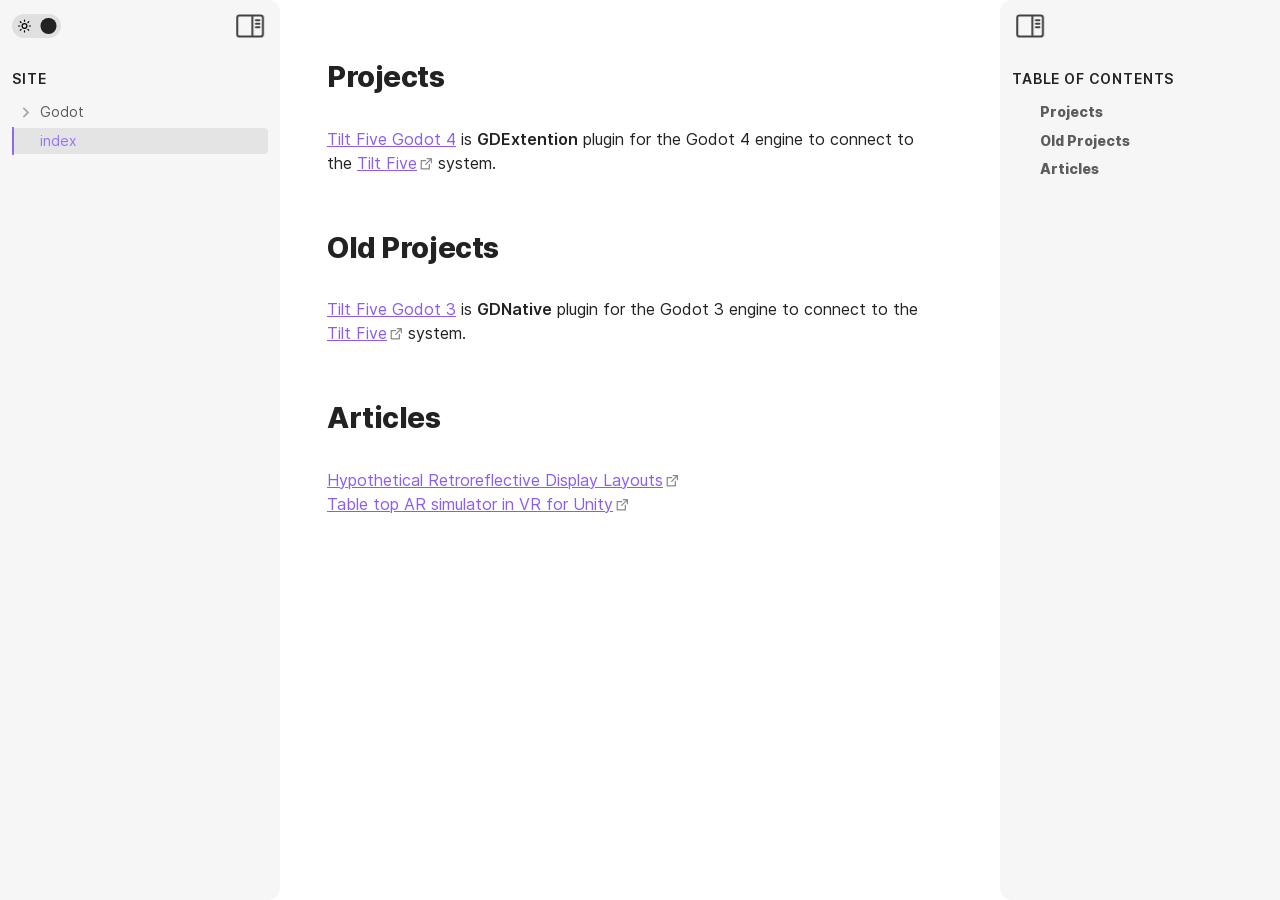
<file: index.html>
<!DOCTYPE html> <html><head>
		<title>index</title>
		<base href="./">
		<meta id="root-path" root-path="./">
		<meta name="viewport" content="width=device-width, initial-scale=1.0, user-scalable=yes, minimum-scale=1.0, maximum-scale=5.0">
		<meta charset="UTF-8">
		<meta name="description" content="Site - index">
		<meta property="og:title" content="index">
		<meta property="og:description" content="Site - index">
		<meta property="og:type" content="website">
		<meta property="og:url" content="index.html">
		<meta property="og:image" content="undefined">
		<meta property="og:site_name" content="Site">
		<link rel="alternate" type="application/rss+xml" title="RSS Feed" href="lib/rss.xml"><script async="" id="webpage-script" src="lib/scripts/webpage.js" onload="this.onload=null;this.setAttribute(&quot;loaded&quot;, &quot;true&quot;)"></script><link rel="icon" href="lib/media/favicon.png"><style>body{--line-width:40em;--line-width-adaptive:40em;--file-line-width:40em;--sidebar-width:min(20em, 80vw);--collapse-arrow-size:11px;--tree-horizontal-spacing:0.6em;--tree-vertical-spacing:0.6em;--sidebar-margin:12px}.sidebar{height:100%;min-width:calc(var(--sidebar-width) + var(--divider-width-hover));max-width:calc(var(--sidebar-width) + var(--divider-width-hover));font-size:14px;z-index:10;position:relative;overflow:hidden;transition:min-width ease-in-out,max-width ease-in-out;transition-duration:.2s;contain:size}.sidebar-left{left:0}.sidebar-right{right:0}.sidebar.is-collapsed{min-width:0;max-width:0}body.floating-sidebars .sidebar{position:absolute}.sidebar-content{height:100%;min-width:calc(var(--sidebar-width) - var(--divider-width-hover));top:0;padding:var(--sidebar-margin);padding-top:4em;line-height:var(--line-height-tight);background-color:var(--background-secondary);transition:background-color,border-right,border-left,box-shadow;transition-duration:var(--color-fade-speed);transition-timing-function:ease-in-out;position:absolute;display:flex;flex-direction:column}.sidebar:not(.is-collapsed) .sidebar-content{min-width:calc(max(100%,var(--sidebar-width)) - 3px);max-width:calc(max(100%,var(--sidebar-width)) - 3px)}.sidebar-left .sidebar-content{left:0;border-top-right-radius:var(--radius-l);border-bottom-right-radius:var(--radius-l)}.sidebar-right .sidebar-content{right:0;border-top-left-radius:var(--radius-l);border-bottom-left-radius:var(--radius-l)}.sidebar:has(.sidebar-content:empty):has(.topbar-content:empty){display:none}.sidebar-topbar{height:2em;width:var(--sidebar-width);top:var(--sidebar-margin);padding-inline:var(--sidebar-margin);z-index:1;position:fixed;display:flex;align-items:center;transition:width ease-in-out;transition-duration:inherit}.sidebar.is-collapsed .sidebar-topbar{width:calc(2.3em + var(--sidebar-margin) * 2)}.sidebar .sidebar-topbar.is-collapsed{width:0}.sidebar-left .sidebar-topbar{left:0}.sidebar-right .sidebar-topbar{right:0}.topbar-content{overflow:hidden;overflow:clip;width:100%;height:100%;display:flex;align-items:center;transition:inherit}.sidebar.is-collapsed .topbar-content{width:0;transition:inherit}.clickable-icon.sidebar-collapse-icon{background-color:transparent;color:var(--icon-color-focused);padding:0!important;margin:0!important;height:100%!important;width:2.3em!important;margin-inline:0.14em!important;position:absolute}.sidebar-left .clickable-icon.sidebar-collapse-icon{transform:rotateY(180deg);right:var(--sidebar-margin)}.sidebar-right .clickable-icon.sidebar-collapse-icon{transform:rotateY(180deg);left:var(--sidebar-margin)}.clickable-icon.sidebar-collapse-icon svg.svg-icon{width:100%;height:100%}.sidebar-section-header{margin:0 0 1em 0;text-transform:uppercase;letter-spacing:.06em;font-weight:600}body{transition:background-color var(--color-fade-speed) ease-in-out}.webpage-container{display:flex;flex-direction:row;height:100%;width:100%;align-items:stretch;justify-content:center}.document-container{opacity:1;flex-basis:100%;max-width:100%;width:100%;height:100%;display:flex;flex-direction:column;align-items:center;transition:opacity .2s ease-in-out;contain:inline-size}.hide{opacity:0;transition:opacity .2s ease-in-out}.document-container>.markdown-preview-view{margin:var(--sidebar-margin);margin-bottom:0;width:100%;width:-webkit-fill-available;width:-moz-available;width:fill-available;background-color:var(--background-primary);transition:background-color var(--color-fade-speed) ease-in-out;border-top-right-radius:var(--window-radius,var(--radius-m));border-top-left-radius:var(--window-radius,var(--radius-m));overflow-x:hidden!important;overflow-y:auto!important;display:flex!important;flex-direction:column!important;align-items:center!important;contain:inline-size}.document-container>.markdown-preview-view>.markdown-preview-sizer{padding-bottom:80vh!important;width:100%!important;max-width:var(--line-width)!important;flex-basis:var(--line-width)!important;transition:background-color var(--color-fade-speed) ease-in-out;contain:inline-size}.markdown-rendered img:not([width]),.view-content img:not([width]){max-width:100%;outline:0}.document-container>.view-content.embed{display:flex;padding:1em;height:100%;width:100%;align-items:center;justify-content:center}.document-container>.view-content.embed>*{max-width:100%;max-height:100%;object-fit:contain}:has(> :is(.math,table)){overflow-x:auto!important}.document-container>.view-content{overflow-x:auto;contain:content;padding:0;margin:0;height:100%}.scroll-highlight{position:absolute;width:100%;height:100%;pointer-events:none;z-index:1000;background-color:hsla(var(--color-accent-hsl),.25);opacity:0;padding:1em;inset:50%;translate:-50% -50%;border-radius:var(--radius-s)}</style><script defer="">async function loadIncludes(){if("file:"!=location.protocol){let e=document.querySelectorAll("include");for(let t=0;t<e.length;t++){let o=e[t],l=o.getAttribute("src");try{const e=await fetch(l);if(!e.ok){console.log("Could not include file: "+l),o?.remove();continue}let t=await e.text(),n=document.createRange().createContextualFragment(t),i=Array.from(n.children);for(let e of i)e.classList.add("hide"),e.style.transition="opacity 0.5s ease-in-out",setTimeout((()=>{e.classList.remove("hide")}),10);o.before(n),o.remove(),console.log("Included file: "+l)}catch(e){o?.remove(),console.log("Could not include file: "+l,e);continue}}}else{if(document.querySelectorAll("include").length>0){var e=document.createElement("div");e.id="error",e.textContent="Web server exports must be hosted on an http / web server to be viewed correctly.",e.style.position="fixed",e.style.top="50%",e.style.left="50%",e.style.transform="translate(-50%, -50%)",e.style.fontSize="1.5em",e.style.fontWeight="bold",e.style.textAlign="center",document.body.appendChild(e),document.querySelector(".document-container")?.classList.remove("hide")}}}document.addEventListener("DOMContentLoaded",(()=>{loadIncludes()}));let isFileProtocol="file:"==location.protocol;function waitLoadScripts(e,t){let o=e.map((e=>document.getElementById(e+"-script"))),l=0;!function e(){let n=o[l];l++,n&&"true"!=n.getAttribute("loaded")||l<o.length&&e(),l<o.length?n.addEventListener("load",e):t()}()}</script><link rel="stylesheet" href="lib/styles/obsidian.css"><link rel="preload" href="lib/styles/global-variable-styles.css" as="style" onload="this.onload=null;this.rel='stylesheet'"><noscript><link rel="stylesheet" href="lib/styles/global-variable-styles.css"></noscript><link rel="preload" href="lib/styles/main-styles.css" as="style" onload="this.onload=null;this.rel='stylesheet'"><noscript><link rel="stylesheet" href="lib/styles/main-styles.css"></noscript></head><body class="publish css-settings-manager theme-dark show-inline-title"><script defer="">let theme=localStorage.getItem("theme")||(window.matchMedia("(prefers-color-scheme: dark)").matches?"dark":"light");"dark"==theme?(document.body.classList.add("theme-dark"),document.body.classList.remove("theme-light")):(document.body.classList.add("theme-light"),document.body.classList.remove("theme-dark")),window.innerWidth<480?document.body.classList.add("is-phone"):window.innerWidth<768?document.body.classList.add("is-tablet"):window.innerWidth<1024?document.body.classList.add("is-small-screen"):document.body.classList.add("is-large-screen")</script><div class="webpage-container workspace"><div class="sidebar-left sidebar"><div class="sidebar-handle"></div><div class="sidebar-topbar"><div class="topbar-content"><label class="theme-toggle-container" for="theme_toggle"><input class="theme-toggle-input" type="checkbox" id="theme_toggle"><div class="toggle-background"></div></label></div><div class="clickable-icon sidebar-collapse-icon"><svg xmlns="http://www.w3.org/2000/svg" width="100%" height="100%" viewBox="0 0 24 24" fill="none" stroke="currentColor" stroke-width="3" stroke-linecap="round" stroke-linejoin="round" class="svg-icon"><path d="M21 3H3C1.89543 3 1 3.89543 1 5V19C1 20.1046 1.89543 21 3 21H21C22.1046 21 23 20.1046 23 19V5C23 3.89543 22.1046 3 21 3Z"></path><path d="M10 4V20"></path><path d="M4 7H7"></path><path d="M4 10H7"></path><path d="M4 13H7"></path></svg></div></div><div class="sidebar-content"><include src="lib/html/file-tree.html"></include></div><script defer="">let ls = document.querySelector(".sidebar-left"); ls.classList.add("is-collapsed"); if (window.innerWidth > 768) ls.classList.remove("is-collapsed"); ls.style.setProperty("--sidebar-width", localStorage.getItem("sidebar-left-width"));</script></div><div class="document-container markdown-reading-view hide"><div class="markdown-preview-view markdown-rendered allow-fold-headings allow-fold-lists is-readable-line-width"><style id="MJX-CHTML-styles"></style><div class="markdown-preview-sizer markdown-preview-section"><h1 class="page-title heading inline-title" id="Projects">Projects</h1><div class="heading-wrapper"><div class="heading-children"><div><p><a data-href="Tilt Five Godot 4" href="godot/tilt-five-godot-4.html" class="internal-link" target="_self" rel="noopener">Tilt Five Godot 4</a> is <strong>GDExtention</strong> plugin for the Godot 4 engine to connect to the <a data-tooltip-position="top" aria-label="https://www.tiltfive.com/" rel="noopener" class="external-link" href="https://www.tiltfive.com/" target="_blank">Tilt Five</a> system.</p></div></div></div><div class="heading-wrapper"><h1 data-heading="Old Projects" class="heading" id="Old_Projects">Old Projects</h1><div class="heading-children"><div><p><a data-href="Tilt Five Godot 3" href="godot/tilt-five-godot-3.html" class="internal-link" target="_self" rel="noopener">Tilt Five Godot 3</a> is <strong>GDNative</strong> plugin for the Godot 3 engine to connect to the <a data-tooltip-position="top" aria-label="https://www.tiltfive.com/" rel="noopener" class="external-link" href="https://www.tiltfive.com/" target="_blank">Tilt Five</a> system.</p></div></div></div><div class="heading-wrapper"><h1 data-heading="Articles" class="heading" id="Articles">Articles</h1><div class="heading-children"><div><p><a data-tooltip-position="top" aria-label="https://patrickdown.github.io/articles/retroreflectivedisplay.html" rel="noopener" class="external-link" href="https://patrickdown.github.io/articles/retroreflectivedisplay.html" target="_blank">Hypothetical Retroreflective Display Layouts</a><br>
<a data-tooltip-position="top" aria-label="https://patrickdown.github.io/articles/tablearsimulator.html" rel="noopener" class="external-link" href="https://patrickdown.github.io/articles/tablearsimulator.html" target="_blank">Table top AR simulator in VR for Unity</a></p></div><div class="mod-footer"></div></div></div></div></div></div><div class="sidebar-right sidebar"><div class="sidebar-handle"></div><div class="sidebar-topbar"><div class="topbar-content"></div><div class="clickable-icon sidebar-collapse-icon"><svg xmlns="http://www.w3.org/2000/svg" width="100%" height="100%" viewBox="0 0 24 24" fill="none" stroke="currentColor" stroke-width="3" stroke-linecap="round" stroke-linejoin="round" class="svg-icon"><path d="M21 3H3C1.89543 3 1 3.89543 1 5V19C1 20.1046 1.89543 21 3 21H21C22.1046 21 23 20.1046 23 19V5C23 3.89543 22.1046 3 21 3Z"></path><path d="M10 4V20"></path><path d="M4 7H7"></path><path d="M4 10H7"></path><path d="M4 13H7"></path></svg></div></div><div class="sidebar-content"><div class="tree-container mod-root nav-folder tree-item outline-tree" data-depth="0"><div class="tree-header"><span class="sidebar-section-header">Table Of Contents</span><button class="clickable-icon collapse-tree-button" aria-label="Collapse All"><svg xmlns="http://www.w3.org/2000/svg" width="24" height="24" viewBox="0 0 24 24" fill="none" stroke="currentColor" stroke-width="2" stroke-linecap="round" stroke-linejoin="round"></svg></button></div><div class="tree-scroll-area tree-item-children nav-folder-children"><div class="tree-item mod-tree-folder nav-folder mod-collapsible is-collapsed" style="display: none;"></div><div class="tree-item" data-depth="1"><a class="tree-link" href="index.html#Projects"><div class="tree-item-contents heading-link" heading-name="Projects"><span class="tree-item-title">Projects</span></div></a><div class="tree-item-children nav-folder-children"></div></div><div class="tree-item" data-depth="1"><a class="tree-link" href="index.html#Old_Projects"><div class="tree-item-contents heading-link" heading-name="Old Projects"><span class="tree-item-title">Old Projects</span></div></a><div class="tree-item-children nav-folder-children"></div></div><div class="tree-item" data-depth="1"><a class="tree-link" href="index.html#Articles"><div class="tree-item-contents heading-link" heading-name="Articles"><span class="tree-item-title">Articles</span></div></a><div class="tree-item-children nav-folder-children"></div></div></div></div></div><script defer="">let rs = document.querySelector(".sidebar-right"); rs.classList.add("is-collapsed"); if (window.innerWidth > 768) rs.classList.remove("is-collapsed"); rs.style.setProperty("--sidebar-width", localStorage.getItem("sidebar-right-width"));</script></div></div></body></html>
</file>
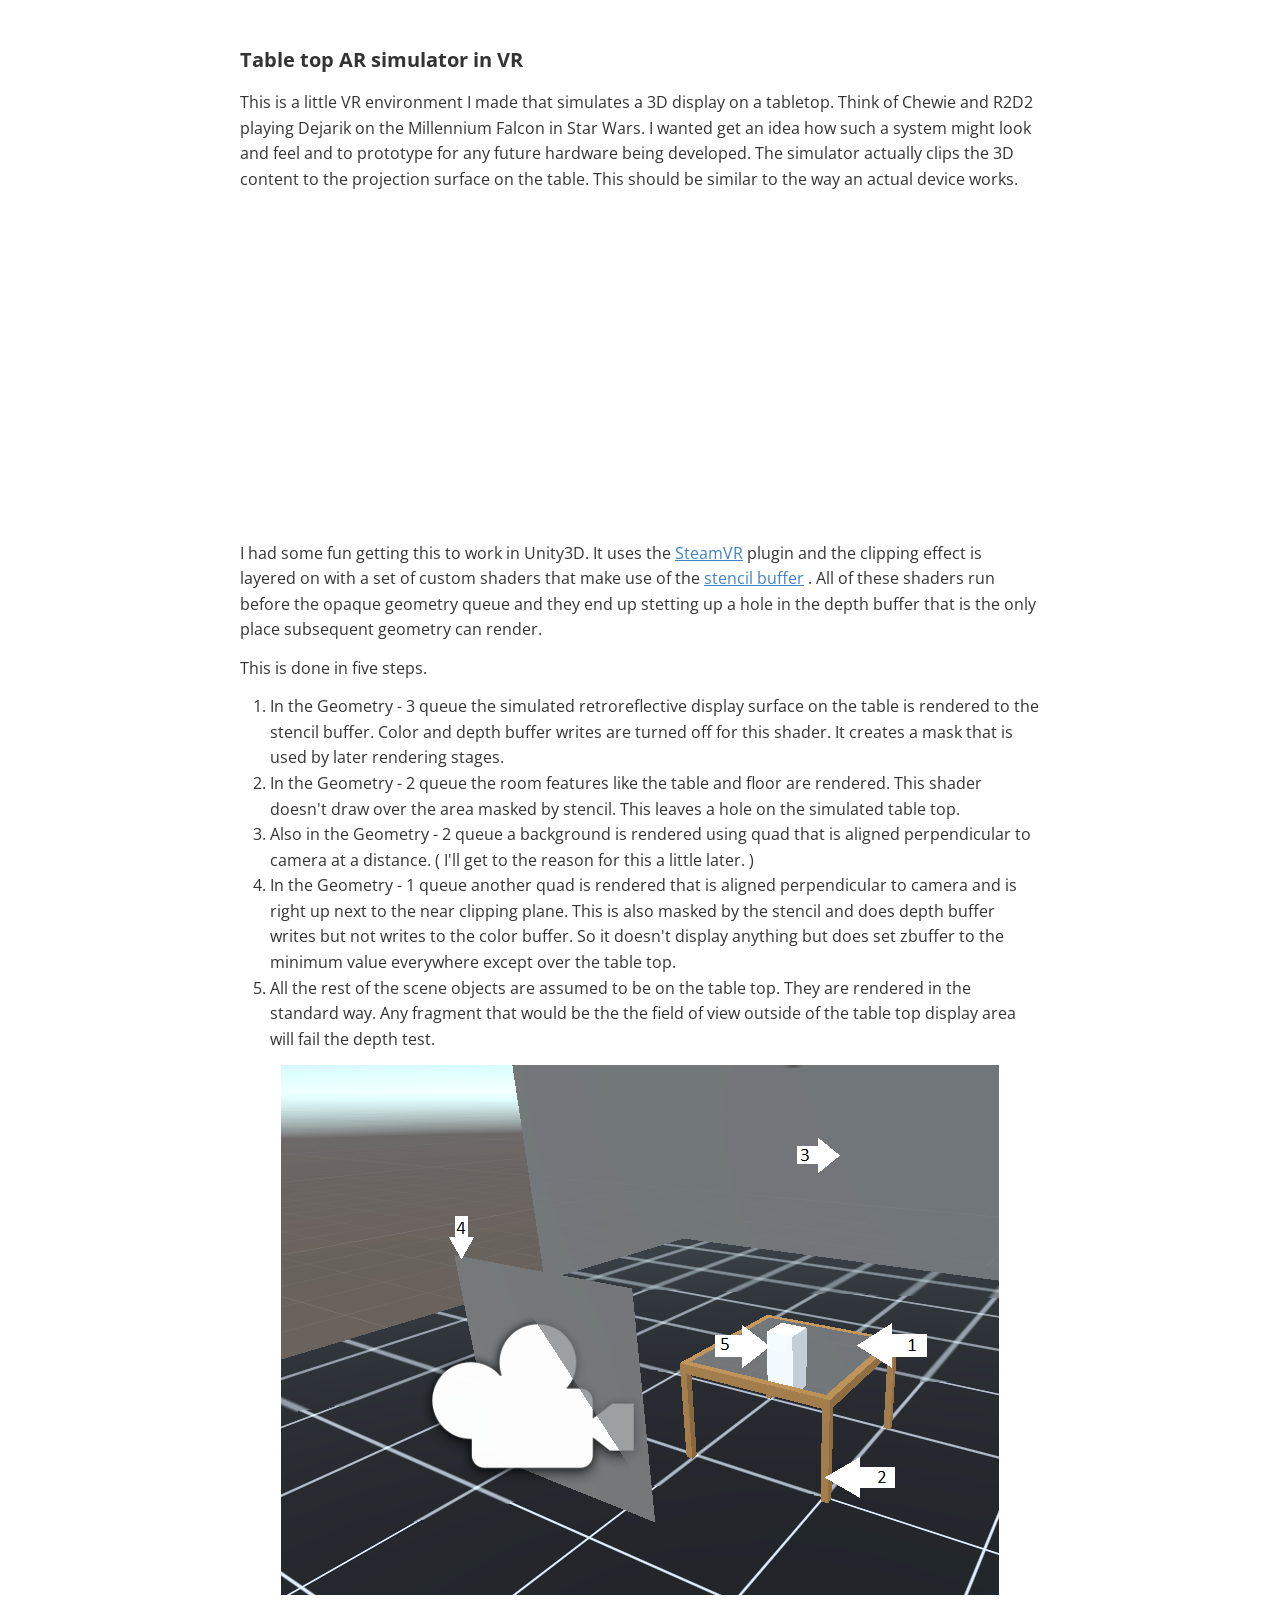
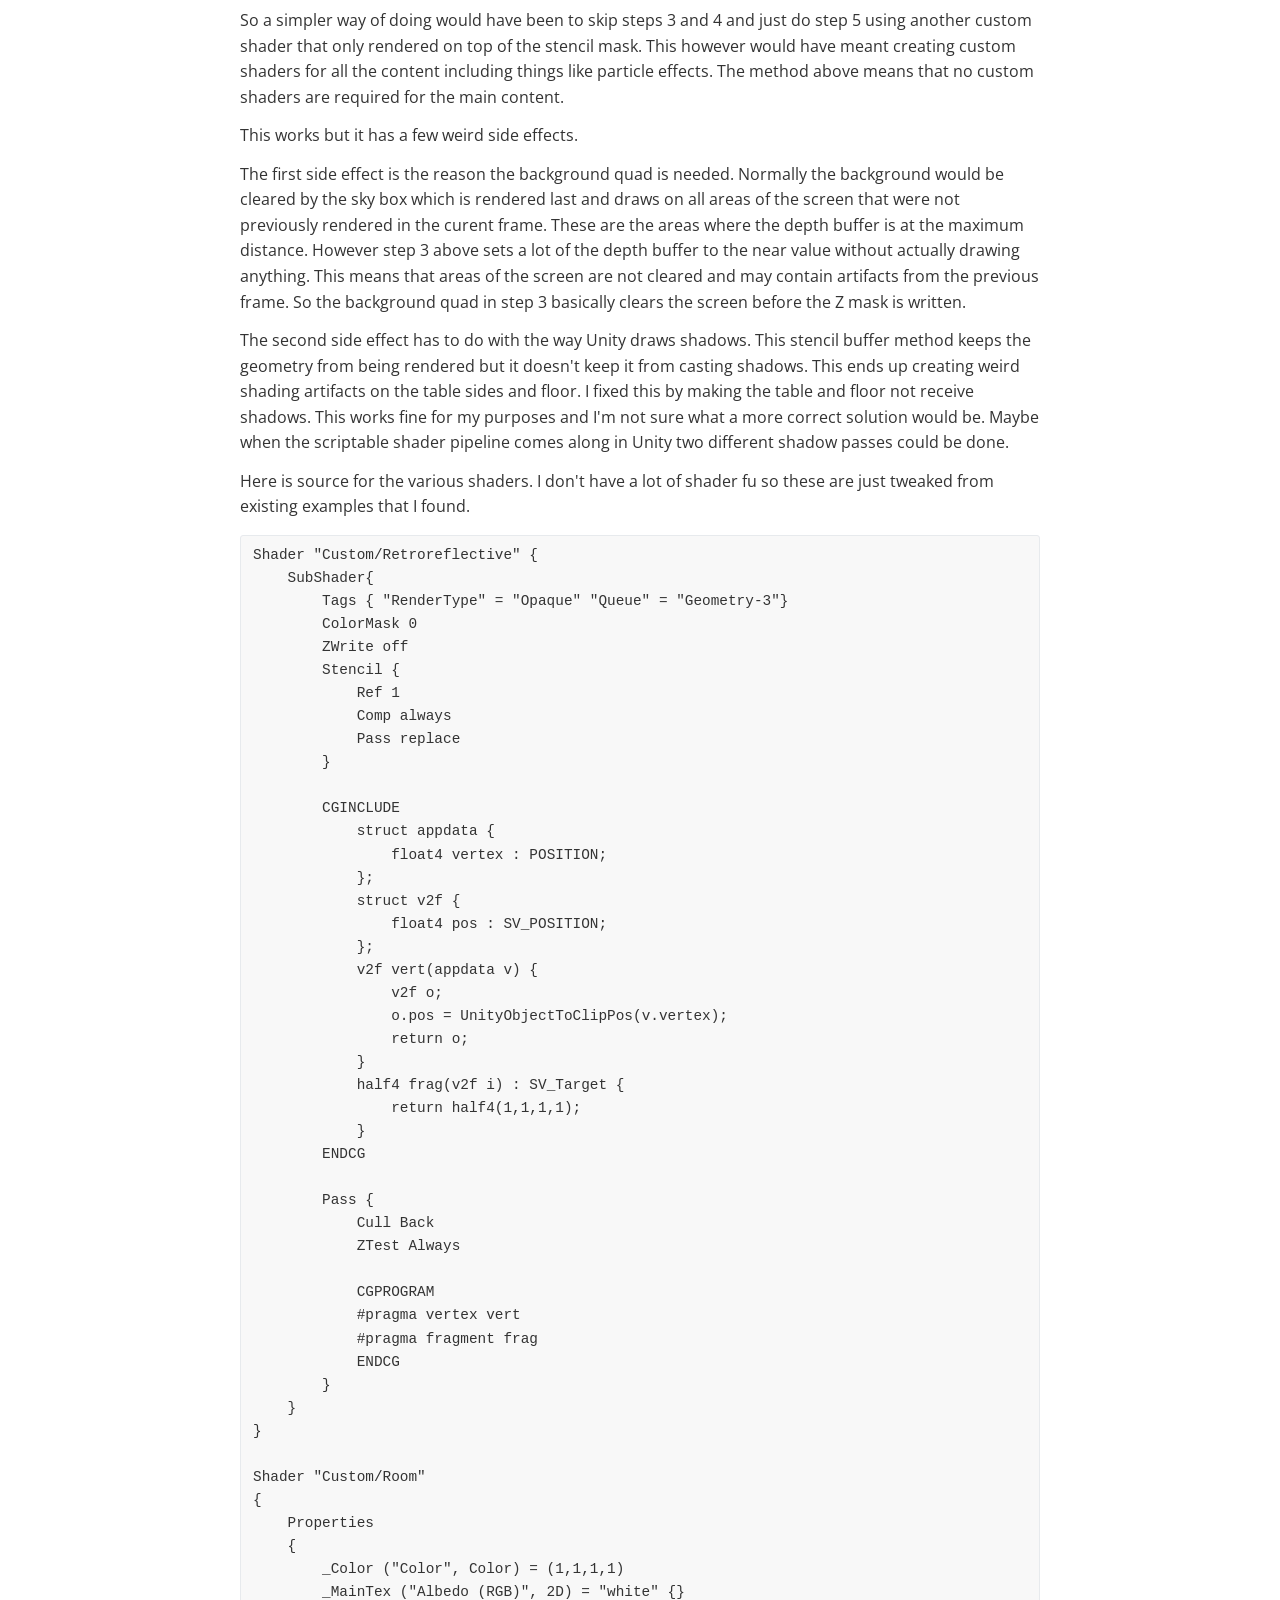
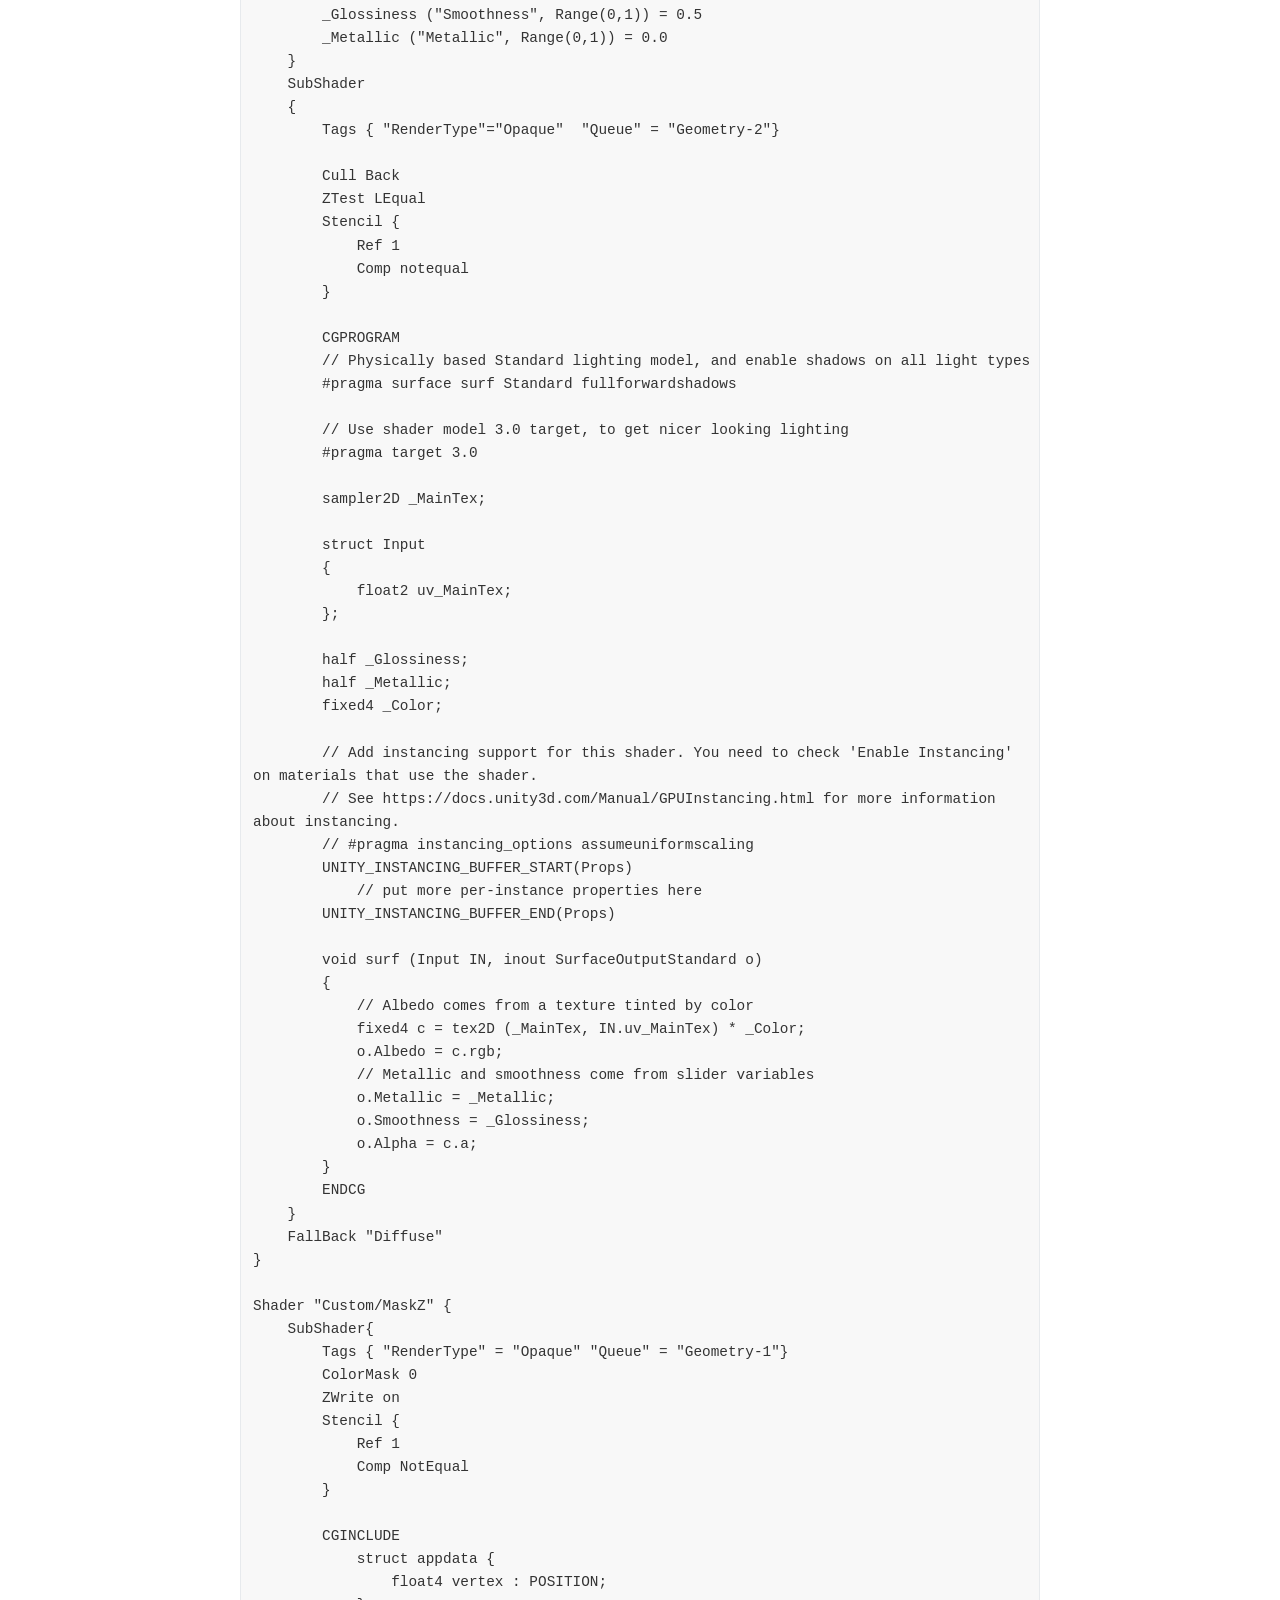
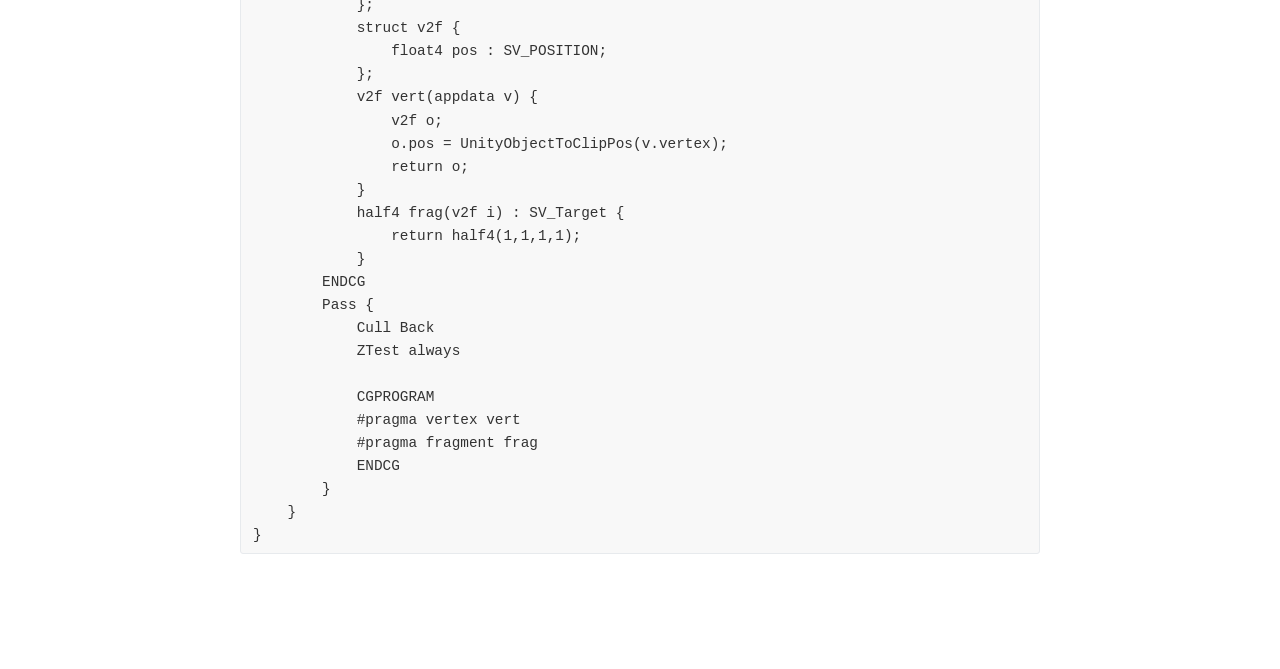
<file: articles/tablearsimulator.html>
<!doctype html>
<html>
<head>
<meta charset='UTF-8'><meta name='viewport' content='width=device-width initial-scale=1'>
<title>tablearsimulator</title><link href='https://fonts.loli.net/css?family=Open+Sans:400italic,700italic,700,400&subset=latin,latin-ext' rel='stylesheet' type='text/css' /><style type='text/css'>html {overflow-x: initial !important;}:root { --bg-color:#ffffff; --text-color:#333333; --select-text-bg-color:#B5D6FC; --select-text-font-color:auto; --monospace:"Lucida Console",Consolas,"Courier",monospace; }
html { font-size: 14px; background-color: var(--bg-color); color: var(--text-color); font-family: "Helvetica Neue", Helvetica, Arial, sans-serif; -webkit-font-smoothing: antialiased; }
body { margin: 0px; padding: 0px; height: auto; bottom: 0px; top: 0px; left: 0px; right: 0px; font-size: 1rem; line-height: 1.42857; overflow-x: hidden; background: inherit; tab-size: 4; }
iframe { margin: auto; }
a.url { word-break: break-all; }
a:active, a:hover { outline: 0px; }
.in-text-selection, ::selection { text-shadow: none; background: var(--select-text-bg-color); color: var(--select-text-font-color); }
#write { margin: 0px auto; height: auto; width: inherit; word-break: normal; word-wrap: break-word; position: relative; white-space: normal; overflow-x: visible; padding-top: 40px; }
#write.first-line-indent p { text-indent: 2em; }
#write.first-line-indent li p, #write.first-line-indent p * { text-indent: 0px; }
#write.first-line-indent li { margin-left: 2em; }
.for-image #write { padding-left: 8px; padding-right: 8px; }
body.typora-export { padding-left: 30px; padding-right: 30px; }
.typora-export .footnote-line, .typora-export li, .typora-export p { white-space: pre-wrap; }
@media screen and (max-width: 500px) {
  body.typora-export { padding-left: 0px; padding-right: 0px; }
  #write { padding-left: 20px; padding-right: 20px; }
  .CodeMirror-sizer { margin-left: 0px !important; }
  .CodeMirror-gutters { display: none !important; }
}
#write li > figure:first-child { margin-top: -20px; }
#write ol, #write ul { position: relative; }
img { max-width: 100%; vertical-align: middle; }
button, input, select, textarea { color: inherit; font-style: inherit; font-variant: inherit; font-weight: inherit; font-stretch: inherit; font-size: inherit; line-height: inherit; font-family: inherit; }
input[type="checkbox"], input[type="radio"] { line-height: normal; padding: 0px; }
*, ::after, ::before { box-sizing: border-box; }
#write h1, #write h2, #write h3, #write h4, #write h5, #write h6, #write p, #write pre { width: inherit; }
#write h1, #write h2, #write h3, #write h4, #write h5, #write h6, #write p { position: relative; }
h1, h2, h3, h4, h5, h6 { break-after: avoid-page; break-inside: avoid; orphans: 2; }
p { orphans: 4; }
h1 { font-size: 2rem; }
h2 { font-size: 1.8rem; }
h3 { font-size: 1.6rem; }
h4 { font-size: 1.4rem; }
h5 { font-size: 1.2rem; }
h6 { font-size: 1rem; }
.md-math-block, .md-rawblock, h1, h2, h3, h4, h5, h6, p { margin-top: 1rem; margin-bottom: 1rem; }
.hidden { display: none; }
.md-blockmeta { color: rgb(204, 204, 204); font-weight: 700; font-style: italic; }
a { cursor: pointer; }
sup.md-footnote { padding: 2px 4px; background-color: rgba(238, 238, 238, 0.7); color: rgb(85, 85, 85); border-radius: 4px; cursor: pointer; }
sup.md-footnote a, sup.md-footnote a:hover { color: inherit; text-transform: inherit; text-decoration: inherit; }
#write input[type="checkbox"] { cursor: pointer; width: inherit; height: inherit; }
figure { overflow-x: auto; margin: 1.2em 0px; max-width: calc(100% + 16px); padding: 0px; }
figure > table { margin: 0px !important; }
tr { break-inside: avoid; break-after: auto; }
thead { display: table-header-group; }
table { border-collapse: collapse; border-spacing: 0px; width: 100%; overflow: auto; break-inside: auto; text-align: left; }
table.md-table td { min-width: 32px; }
.CodeMirror-gutters { border-right: 0px; background-color: inherit; }
.CodeMirror-linenumber { user-select: none; }
.CodeMirror { text-align: left; }
.CodeMirror-placeholder { opacity: 0.3; }
.CodeMirror pre { padding: 0px 4px; }
.CodeMirror-lines { padding: 0px; }
div.hr:focus { cursor: none; }
#write pre { white-space: pre-wrap; }
#write.fences-no-line-wrapping pre { white-space: pre; }
#write pre.ty-contain-cm { white-space: normal; }
.CodeMirror-gutters { margin-right: 4px; }
.md-fences { font-size: 0.9rem; display: block; break-inside: avoid; text-align: left; overflow: visible; white-space: pre; background: inherit; position: relative !important; }
.md-diagram-panel { width: 100%; margin-top: 10px; text-align: center; padding-top: 0px; padding-bottom: 8px; overflow-x: auto; }
#write .md-fences.mock-cm { white-space: pre-wrap; }
.md-fences.md-fences-with-lineno { padding-left: 0px; }
#write.fences-no-line-wrapping .md-fences.mock-cm { white-space: pre; overflow-x: auto; }
.md-fences.mock-cm.md-fences-with-lineno { padding-left: 8px; }
.CodeMirror-line, twitterwidget { break-inside: avoid; }
.footnotes { opacity: 0.8; font-size: 0.9rem; margin-top: 1em; margin-bottom: 1em; }
.footnotes + .footnotes { margin-top: 0px; }
.md-reset { margin: 0px; padding: 0px; border: 0px; outline: 0px; vertical-align: top; background: 0px 0px; text-decoration: none; text-shadow: none; float: none; position: static; width: auto; height: auto; white-space: nowrap; cursor: inherit; -webkit-tap-highlight-color: transparent; line-height: normal; font-weight: 400; text-align: left; box-sizing: content-box; direction: ltr; }
li div { padding-top: 0px; }
blockquote { margin: 1rem 0px; }
li .mathjax-block, li p { margin: 0.5rem 0px; }
li { margin: 0px; position: relative; }
blockquote > :last-child { margin-bottom: 0px; }
blockquote > :first-child, li > :first-child { margin-top: 0px; }
.footnotes-area { color: rgb(136, 136, 136); margin-top: 0.714rem; padding-bottom: 0.143rem; white-space: normal; }
#write .footnote-line { white-space: pre-wrap; }
@media print {
  body, html { border: 1px solid transparent; height: 99%; break-after: avoid; break-before: avoid; }
  #write { margin-top: 0px; padding-top: 0px; border-color: transparent !important; }
  .typora-export * { -webkit-print-color-adjust: exact; }
  html.blink-to-pdf { font-size: 13px; }
  .typora-export #write { padding-left: 32px; padding-right: 32px; padding-bottom: 0px; break-after: avoid; }
  .typora-export #write::after { height: 0px; }
  @page { margin: 20mm 0px; }
}
.footnote-line { margin-top: 0.714em; font-size: 0.7em; }
a img, img a { cursor: pointer; }
pre.md-meta-block { font-size: 0.8rem; min-height: 0.8rem; white-space: pre-wrap; background: rgb(204, 204, 204); display: block; overflow-x: hidden; }
p > .md-image:only-child:not(.md-img-error) img, p > img:only-child { display: block; margin: auto; }
p > .md-image:only-child { display: inline-block; width: 100%; }
#write .MathJax_Display { margin: 0.8em 0px 0px; }
.md-math-block { width: 100%; }
.md-math-block:not(:empty)::after { display: none; }
[contenteditable="true"]:active, [contenteditable="true"]:focus { outline: 0px; box-shadow: none; }
.md-task-list-item { position: relative; list-style-type: none; }
.task-list-item.md-task-list-item { padding-left: 0px; }
.md-task-list-item > input { position: absolute; top: 0px; left: 0px; margin-left: -1.2em; margin-top: calc(1em - 10px); border: none; }
.math { font-size: 1rem; }
.md-toc { min-height: 3.58rem; position: relative; font-size: 0.9rem; border-radius: 10px; }
.md-toc-content { position: relative; margin-left: 0px; }
.md-toc-content::after, .md-toc::after { display: none; }
.md-toc-item { display: block; color: rgb(65, 131, 196); }
.md-toc-item a { text-decoration: none; }
.md-toc-inner:hover { text-decoration: underline; }
.md-toc-inner { display: inline-block; cursor: pointer; }
.md-toc-h1 .md-toc-inner { margin-left: 0px; font-weight: 700; }
.md-toc-h2 .md-toc-inner { margin-left: 2em; }
.md-toc-h3 .md-toc-inner { margin-left: 4em; }
.md-toc-h4 .md-toc-inner { margin-left: 6em; }
.md-toc-h5 .md-toc-inner { margin-left: 8em; }
.md-toc-h6 .md-toc-inner { margin-left: 10em; }
@media screen and (max-width: 48em) {
  .md-toc-h3 .md-toc-inner { margin-left: 3.5em; }
  .md-toc-h4 .md-toc-inner { margin-left: 5em; }
  .md-toc-h5 .md-toc-inner { margin-left: 6.5em; }
  .md-toc-h6 .md-toc-inner { margin-left: 8em; }
}
a.md-toc-inner { font-size: inherit; font-style: inherit; font-weight: inherit; line-height: inherit; }
.footnote-line a:not(.reversefootnote) { color: inherit; }
.md-attr { display: none; }
.md-fn-count::after { content: "."; }
code, pre, samp, tt { font-family: var(--monospace); }
kbd { margin: 0px 0.1em; padding: 0.1em 0.6em; font-size: 0.8em; color: rgb(36, 39, 41); background: rgb(255, 255, 255); border: 1px solid rgb(173, 179, 185); border-radius: 3px; box-shadow: rgba(12, 13, 14, 0.2) 0px 1px 0px, rgb(255, 255, 255) 0px 0px 0px 2px inset; white-space: nowrap; vertical-align: middle; }
.md-comment { color: rgb(162, 127, 3); opacity: 0.8; font-family: var(--monospace); }
code { text-align: left; vertical-align: initial; }
a.md-print-anchor { white-space: pre !important; border-width: initial !important; border-style: none !important; border-color: initial !important; display: inline-block !important; position: absolute !important; width: 1px !important; right: 0px !important; outline: 0px !important; background: 0px 0px !important; text-decoration: initial !important; text-shadow: initial !important; }
.md-inline-math .MathJax_SVG .noError { display: none !important; }
.html-for-mac .inline-math-svg .MathJax_SVG { vertical-align: 0.2px; }
.md-math-block .MathJax_SVG_Display { text-align: center; margin: 0px; position: relative; text-indent: 0px; max-width: none; max-height: none; min-height: 0px; min-width: 100%; width: auto; overflow-y: hidden; display: block !important; }
.MathJax_SVG_Display, .md-inline-math .MathJax_SVG_Display { width: auto; margin: inherit; display: inline-block !important; }
.MathJax_SVG .MJX-monospace { font-family: var(--monospace); }
.MathJax_SVG .MJX-sans-serif { font-family: sans-serif; }
.MathJax_SVG { display: inline; font-style: normal; font-weight: 400; line-height: normal; zoom: 90%; text-indent: 0px; text-align: left; text-transform: none; letter-spacing: normal; word-spacing: normal; word-wrap: normal; white-space: nowrap; float: none; direction: ltr; max-width: none; max-height: none; min-width: 0px; min-height: 0px; border: 0px; padding: 0px; margin: 0px; }
.MathJax_SVG * { transition: none; }
.MathJax_SVG_Display svg { vertical-align: middle !important; margin-bottom: 0px !important; }
.os-windows.monocolor-emoji .md-emoji { font-family: "Segoe UI Symbol", sans-serif; }
.md-diagram-panel > svg { max-width: 100%; }
[lang="mermaid"] svg, [lang="flow"] svg { max-width: 100%; }
[lang="mermaid"] .node text { font-size: 1rem; }
table tr th { border-bottom: 0px; }
video { max-width: 100%; display: block; margin: 0px auto; }
iframe { max-width: 100%; width: 100%; border: none; }
.highlight td, .highlight tr { border: 0px; }


.CodeMirror { height: auto; }
.CodeMirror.cm-s-inner { background: inherit; }
.CodeMirror-scroll { overflow-y: hidden; overflow-x: auto; z-index: 3; }
.CodeMirror-gutter-filler, .CodeMirror-scrollbar-filler { background-color: rgb(255, 255, 255); }
.CodeMirror-gutters { border-right: 1px solid rgb(221, 221, 221); background: inherit; white-space: nowrap; }
.CodeMirror-linenumber { padding: 0px 3px 0px 5px; text-align: right; color: rgb(153, 153, 153); }
.cm-s-inner .cm-keyword { color: rgb(119, 0, 136); }
.cm-s-inner .cm-atom, .cm-s-inner.cm-atom { color: rgb(34, 17, 153); }
.cm-s-inner .cm-number { color: rgb(17, 102, 68); }
.cm-s-inner .cm-def { color: rgb(0, 0, 255); }
.cm-s-inner .cm-variable { color: rgb(0, 0, 0); }
.cm-s-inner .cm-variable-2 { color: rgb(0, 85, 170); }
.cm-s-inner .cm-variable-3 { color: rgb(0, 136, 85); }
.cm-s-inner .cm-string { color: rgb(170, 17, 17); }
.cm-s-inner .cm-property { color: rgb(0, 0, 0); }
.cm-s-inner .cm-operator { color: rgb(152, 26, 26); }
.cm-s-inner .cm-comment, .cm-s-inner.cm-comment { color: rgb(170, 85, 0); }
.cm-s-inner .cm-string-2 { color: rgb(255, 85, 0); }
.cm-s-inner .cm-meta { color: rgb(85, 85, 85); }
.cm-s-inner .cm-qualifier { color: rgb(85, 85, 85); }
.cm-s-inner .cm-builtin { color: rgb(51, 0, 170); }
.cm-s-inner .cm-bracket { color: rgb(153, 153, 119); }
.cm-s-inner .cm-tag { color: rgb(17, 119, 0); }
.cm-s-inner .cm-attribute { color: rgb(0, 0, 204); }
.cm-s-inner .cm-header, .cm-s-inner.cm-header { color: rgb(0, 0, 255); }
.cm-s-inner .cm-quote, .cm-s-inner.cm-quote { color: rgb(0, 153, 0); }
.cm-s-inner .cm-hr, .cm-s-inner.cm-hr { color: rgb(153, 153, 153); }
.cm-s-inner .cm-link, .cm-s-inner.cm-link { color: rgb(0, 0, 204); }
.cm-negative { color: rgb(221, 68, 68); }
.cm-positive { color: rgb(34, 153, 34); }
.cm-header, .cm-strong { font-weight: 700; }
.cm-del { text-decoration: line-through; }
.cm-em { font-style: italic; }
.cm-link { text-decoration: underline; }
.cm-error { color: red; }
.cm-invalidchar { color: red; }
.cm-constant { color: rgb(38, 139, 210); }
.cm-defined { color: rgb(181, 137, 0); }
div.CodeMirror span.CodeMirror-matchingbracket { color: rgb(0, 255, 0); }
div.CodeMirror span.CodeMirror-nonmatchingbracket { color: rgb(255, 34, 34); }
.cm-s-inner .CodeMirror-activeline-background { background: inherit; }
.CodeMirror { position: relative; overflow: hidden; }
.CodeMirror-scroll { height: 100%; outline: 0px; position: relative; box-sizing: content-box; background: inherit; }
.CodeMirror-sizer { position: relative; }
.CodeMirror-gutter-filler, .CodeMirror-hscrollbar, .CodeMirror-scrollbar-filler, .CodeMirror-vscrollbar { position: absolute; z-index: 6; display: none; }
.CodeMirror-vscrollbar { right: 0px; top: 0px; overflow: hidden; }
.CodeMirror-hscrollbar { bottom: 0px; left: 0px; overflow: hidden; }
.CodeMirror-scrollbar-filler { right: 0px; bottom: 0px; }
.CodeMirror-gutter-filler { left: 0px; bottom: 0px; }
.CodeMirror-gutters { position: absolute; left: 0px; top: 0px; padding-bottom: 30px; z-index: 3; }
.CodeMirror-gutter { white-space: normal; height: 100%; box-sizing: content-box; padding-bottom: 30px; margin-bottom: -32px; display: inline-block; }
.CodeMirror-gutter-wrapper { position: absolute; z-index: 4; background: 0px 0px !important; border: none !important; }
.CodeMirror-gutter-background { position: absolute; top: 0px; bottom: 0px; z-index: 4; }
.CodeMirror-gutter-elt { position: absolute; cursor: default; z-index: 4; }
.CodeMirror-lines { cursor: text; }
.CodeMirror pre { border-radius: 0px; border-width: 0px; background: 0px 0px; font-family: inherit; font-size: inherit; margin: 0px; white-space: pre; word-wrap: normal; color: inherit; z-index: 2; position: relative; overflow: visible; }
.CodeMirror-wrap pre { word-wrap: break-word; white-space: pre-wrap; word-break: normal; }
.CodeMirror-code pre { border-right: 30px solid transparent; width: fit-content; }
.CodeMirror-wrap .CodeMirror-code pre { border-right: none; width: auto; }
.CodeMirror-linebackground { position: absolute; left: 0px; right: 0px; top: 0px; bottom: 0px; z-index: 0; }
.CodeMirror-linewidget { position: relative; z-index: 2; overflow: auto; }
.CodeMirror-wrap .CodeMirror-scroll { overflow-x: hidden; }
.CodeMirror-measure { position: absolute; width: 100%; height: 0px; overflow: hidden; visibility: hidden; }
.CodeMirror-measure pre { position: static; }
.CodeMirror div.CodeMirror-cursor { position: absolute; visibility: hidden; border-right: none; width: 0px; }
.CodeMirror div.CodeMirror-cursor { visibility: hidden; }
.CodeMirror-focused div.CodeMirror-cursor { visibility: inherit; }
.cm-searching { background: rgba(255, 255, 0, 0.4); }
@media print {
  .CodeMirror div.CodeMirror-cursor { visibility: hidden; }
}


:root { --side-bar-bg-color: #fafafa; --control-text-color: #777; }
html { font-size: 16px; }
body { font-family: "Open Sans", "Clear Sans", "Helvetica Neue", Helvetica, Arial, sans-serif; color: rgb(51, 51, 51); line-height: 1.6; }
#write { max-width: 860px; margin: 0px auto; padding: 30px 30px 100px; }
#write > ul:first-child, #write > ol:first-child { margin-top: 30px; }
a { color: rgb(65, 131, 196); }
h1, h2, h3, h4, h5, h6 { position: relative; margin-top: 1rem; margin-bottom: 1rem; font-weight: bold; line-height: 1.4; cursor: text; }
h1:hover a.anchor, h2:hover a.anchor, h3:hover a.anchor, h4:hover a.anchor, h5:hover a.anchor, h6:hover a.anchor { text-decoration: none; }
h1 tt, h1 code { font-size: inherit; }
h2 tt, h2 code { font-size: inherit; }
h3 tt, h3 code { font-size: inherit; }
h4 tt, h4 code { font-size: inherit; }
h5 tt, h5 code { font-size: inherit; }
h6 tt, h6 code { font-size: inherit; }
h1 { padding-bottom: 0.3em; font-size: 2.25em; line-height: 1.2; border-bottom: 1px solid rgb(238, 238, 238); }
h2 { padding-bottom: 0.3em; font-size: 1.75em; line-height: 1.225; border-bottom: 1px solid rgb(238, 238, 238); }
h3 { font-size: 1.5em; line-height: 1.43; }
h4 { font-size: 1.25em; }
h5 { font-size: 1em; }
h6 { font-size: 1em; color: rgb(119, 119, 119); }
p, blockquote, ul, ol, dl, table { margin: 0.8em 0px; }
li > ol, li > ul { margin: 0px; }
hr { height: 2px; padding: 0px; margin: 16px 0px; background-color: rgb(231, 231, 231); border: 0px none; overflow: hidden; box-sizing: content-box; }
li p.first { display: inline-block; }
ul, ol { padding-left: 30px; }
ul:first-child, ol:first-child { margin-top: 0px; }
ul:last-child, ol:last-child { margin-bottom: 0px; }
blockquote { border-left: 4px solid rgb(223, 226, 229); padding: 0px 15px; color: rgb(119, 119, 119); }
blockquote blockquote { padding-right: 0px; }
table { padding: 0px; word-break: initial; }
table tr { border-top: 1px solid rgb(223, 226, 229); margin: 0px; padding: 0px; }
table tr:nth-child(2n), thead { background-color: rgb(248, 248, 248); }
table tr th { font-weight: bold; border-width: 1px 1px 0px; border-top-style: solid; border-right-style: solid; border-left-style: solid; border-top-color: rgb(223, 226, 229); border-right-color: rgb(223, 226, 229); border-left-color: rgb(223, 226, 229); border-image: initial; border-bottom-style: initial; border-bottom-color: initial; text-align: left; margin: 0px; padding: 6px 13px; }
table tr td { border: 1px solid rgb(223, 226, 229); text-align: left; margin: 0px; padding: 6px 13px; }
table tr th:first-child, table tr td:first-child { margin-top: 0px; }
table tr th:last-child, table tr td:last-child { margin-bottom: 0px; }
.CodeMirror-lines { padding-left: 4px; }
.code-tooltip { box-shadow: rgba(0, 28, 36, 0.3) 0px 1px 1px 0px; border-top: 1px solid rgb(238, 242, 242); }
.md-fences, code, tt { border: 1px solid rgb(231, 234, 237); background-color: rgb(248, 248, 248); border-radius: 3px; padding: 2px 4px 0px; font-size: 0.9em; }
code { background-color: rgb(243, 244, 244); padding: 0px 2px; }
.md-fences { margin-bottom: 15px; margin-top: 15px; padding-top: 8px; padding-bottom: 6px; }
.md-task-list-item > input { margin-left: -1.3em; }
@media print {
  html { font-size: 13px; }
  table, pre { break-inside: avoid; }
  pre { word-wrap: break-word; }
}
.md-fences { background-color: rgb(248, 248, 248); }
#write pre.md-meta-block { padding: 1rem; font-size: 85%; line-height: 1.45; background-color: rgb(247, 247, 247); border: 0px; border-radius: 3px; color: rgb(119, 119, 119); margin-top: 0px !important; }
.mathjax-block > .code-tooltip { bottom: 0.375rem; }
.md-mathjax-midline { background: rgb(250, 250, 250); }
#write > h3.md-focus::before { left: -1.5625rem; top: 0.375rem; }
#write > h4.md-focus::before { left: -1.5625rem; top: 0.285714rem; }
#write > h5.md-focus::before { left: -1.5625rem; top: 0.285714rem; }
#write > h6.md-focus::before { left: -1.5625rem; top: 0.285714rem; }
.md-image > .md-meta { border-radius: 3px; padding: 2px 0px 0px 4px; font-size: 0.9em; color: inherit; }
.md-tag { color: rgb(167, 167, 167); opacity: 1; }
.md-toc { margin-top: 20px; padding-bottom: 20px; }
.sidebar-tabs { border-bottom: none; }
#typora-quick-open { border: 1px solid rgb(221, 221, 221); background-color: rgb(248, 248, 248); }
#typora-quick-open-item { background-color: rgb(250, 250, 250); border-color: rgb(254, 254, 254) rgb(229, 229, 229) rgb(229, 229, 229) rgb(238, 238, 238); border-style: solid; border-width: 1px; }
.on-focus-mode blockquote { border-left-color: rgba(85, 85, 85, 0.12); }
header, .context-menu, .megamenu-content, footer { font-family: "Segoe UI", Arial, sans-serif; }
.file-node-content:hover .file-node-icon, .file-node-content:hover .file-node-open-state { visibility: visible; }
.mac-seamless-mode #typora-sidebar { background-color: var(--side-bar-bg-color); }
.md-lang { color: rgb(180, 101, 77); }
.html-for-mac .context-menu { --item-hover-bg-color: #E6F0FE; }
#md-notification .btn { border: 0px; }
.dropdown-menu .divider { border-color: rgb(229, 229, 229); }





 .typora-export li, .typora-export p, .typora-export,  .footnote-line {white-space: normal;} 
</style>
</head>
<body class='typora-export os-windows' >
<div  id='write'  class = 'is-node'><h4><a name='header-n335' class='md-header-anchor '></a>Table top AR simulator in VR</h4><p>This is a little VR environment I made that simulates a 3D display on a tabletop. Think of Chewie and R2D2 playing Dejarik on the Millennium Falcon in Star Wars. I wanted get an idea how such a system might look and feel and to prototype for any future hardware being developed. The simulator actually clips the 3D content to the projection surface on the table. This should be similar to the way an actual device works.</p><iframe width="560" height="315" src="https://www.youtube.com/embed/17k0ZIdNI_8" frameborder="0" allow="accelerometer; autoplay; encrypted-media; gyroscope; picture-in-picture" allowfullscreen="" onerror="this.style.display = 'none';"></iframe><p>I had some fun getting this to work in Unity3D. It uses the <a href='https://assetstore.unity.com/packages/tools/integration/steamvr-plugin-32647'>SteamVR</a> plugin and the clipping effect is layered on with a set of custom shaders that make use of the <a href='https://docs.unity3d.com/Manual/SL-Stencil.html'>stencil buffer</a> . All of these shaders run before the opaque geometry queue and they end up stetting up a hole in the depth buffer that is the only place subsequent geometry can render. </p><p>This is done in five steps.</p><ol start='' ><li>In the Geometry - 3 queue the simulated retroreflective display surface on the table is rendered to the stencil buffer. Color and depth buffer writes are turned off for this shader. It creates a mask that is used by later rendering stages. </li><li>In the Geometry - 2 queue the room features like the table and floor are rendered. This shader doesn&#39;t draw over the area masked by stencil. This leaves a hole on the simulated table top.</li><li>Also in the Geometry - 2 queue a background is rendered using quad that is aligned perpendicular to camera at a distance. ( I&#39;ll get to the reason for this a little later. )</li><li>In the Geometry - 1 queue another quad is rendered that is aligned perpendicular to camera and is right up next to the near clipping plane. This is also masked by the stencil and does depth buffer writes but not writes to the color buffer. So it doesn&#39;t display anything but does set zbuffer to the minimum value everywhere except over the table top. </li><li>All the rest of the scene objects are assumed to be on the table top. They are rendered in the standard way. Any fragment that would be the the field of view outside of the table top display area will fail the depth test.</li></ol><p><img src='./assets/DesktopARSim.PNG' alt='DesktopARSim' referrerPolicy='no-referrer' /></p><p>So a simpler way of doing would have been to skip steps 3 and 4 and just do step 5 using another custom shader that only rendered on top of the stencil mask. This however would have meant creating custom shaders for all the content including things like particle effects. The method above means that no custom shaders are required for the main content.</p><p>This works but it has a few weird side effects. </p><p>The first side effect is the reason the background quad is needed. Normally the background would be cleared by the sky box which is rendered last and draws on all areas of the screen that were not previously rendered in the curent frame. These are the areas where the depth buffer is at the maximum distance. However step 3 above sets a lot of the depth buffer to the near value without actually drawing anything. This means that areas of the screen are not cleared and may contain artifacts from the previous frame. So the background quad in step 3 basically clears the screen before the Z mask is written.</p><p>The second side effect has to do with the way Unity draws shadows. This stencil buffer method keeps the geometry from being rendered but it doesn&#39;t keep it from casting shadows. This ends up creating weird shading artifacts on the table sides and floor. I fixed this by making the table and floor not receive shadows. This works fine for my purposes and I&#39;m not sure what a more correct solution would be. Maybe when the scriptable shader pipeline comes along in Unity two different shadow passes could be done.</p><p>Here is source for the various shaders. I don&#39;t have a lot of shader fu so these are just tweaked from existing examples that I found.</p><pre spellcheck="false" class="md-fences md-end-block ty-contain-cm modeLoaded" lang="" style="break-inside: unset;"><div class="CodeMirror cm-s-inner CodeMirror-wrap" lang=""><div style="overflow: hidden; position: relative; width: 3px; height: 0px; top: 0px; left: 8px;"><textarea autocorrect="off" autocapitalize="off" spellcheck="false" tabindex="0" style="position: absolute; bottom: -1em; padding: 0px; width: 1000px; height: 1em; outline: none;"></textarea></div><div class="CodeMirror-scrollbar-filler" cm-not-content="true"></div><div class="CodeMirror-gutter-filler" cm-not-content="true"></div><div class="CodeMirror-scroll" tabindex="-1"><div class="CodeMirror-sizer" style="margin-left: 0px; margin-bottom: 0px; border-right-width: 0px; padding-right: 0px; padding-bottom: 0px;"><div style="position: relative; top: 0px;"><div class="CodeMirror-lines" role="presentation"><div role="presentation" style="position: relative; outline: none;"><div class="CodeMirror-measure"><pre><span>xxxxxxxxxx</span></pre></div><div class="CodeMirror-measure"></div><div style="position: relative; z-index: 1;"></div><div class="CodeMirror-code" role="presentation" style=""><div class="CodeMirror-activeline" style="position: relative;"><div class="CodeMirror-activeline-background CodeMirror-linebackground"></div><div class="CodeMirror-gutter-background CodeMirror-activeline-gutter" style="left: 0px; width: 0px;"></div><pre class=" CodeMirror-line " role="presentation"><span role="presentation" style="padding-right: 0.1px;">Shader "Custom/Retroreflective" {</span></pre></div><pre class=" CodeMirror-line " role="presentation"><span role="presentation" style="padding-right: 0.1px;"><span class="cm-tab" role="presentation" cm-text="	">    </span>SubShader{</span></pre><pre class=" CodeMirror-line " role="presentation"><span role="presentation" style="padding-right: 0.1px;"><span class="cm-tab" role="presentation" cm-text="	">    </span><span class="cm-tab" role="presentation" cm-text="	">    </span>Tags { "RenderType" = "Opaque" "Queue" = "Geometry-3"}</span></pre><pre class=" CodeMirror-line " role="presentation"><span role="presentation" style="padding-right: 0.1px;"><span class="cm-tab" role="presentation" cm-text="	">    </span><span class="cm-tab" role="presentation" cm-text="	">    </span>ColorMask 0</span></pre><pre class=" CodeMirror-line " role="presentation"><span role="presentation" style="padding-right: 0.1px;"><span class="cm-tab" role="presentation" cm-text="	">    </span><span class="cm-tab" role="presentation" cm-text="	">    </span>ZWrite off</span></pre><pre class=" CodeMirror-line " role="presentation"><span role="presentation" style="padding-right: 0.1px;"><span class="cm-tab" role="presentation" cm-text="	">    </span><span class="cm-tab" role="presentation" cm-text="	">    </span>Stencil {</span></pre><pre class=" CodeMirror-line " role="presentation"><span role="presentation" style="padding-right: 0.1px;"><span class="cm-tab" role="presentation" cm-text="	">    </span><span class="cm-tab" role="presentation" cm-text="	">    </span><span class="cm-tab" role="presentation" cm-text="	">    </span>Ref 1</span></pre><pre class=" CodeMirror-line " role="presentation"><span role="presentation" style="padding-right: 0.1px;"><span class="cm-tab" role="presentation" cm-text="	">    </span><span class="cm-tab" role="presentation" cm-text="	">    </span><span class="cm-tab" role="presentation" cm-text="	">    </span>Comp always</span></pre><pre class=" CodeMirror-line " role="presentation"><span role="presentation" style="padding-right: 0.1px;"><span class="cm-tab" role="presentation" cm-text="	">    </span><span class="cm-tab" role="presentation" cm-text="	">    </span><span class="cm-tab" role="presentation" cm-text="	">    </span>Pass replace</span></pre><pre class=" CodeMirror-line " role="presentation"><span role="presentation" style="padding-right: 0.1px;"><span class="cm-tab" role="presentation" cm-text="	">    </span><span class="cm-tab" role="presentation" cm-text="	">    </span>}</span></pre><pre class=" CodeMirror-line " role="presentation"><span role="presentation" class="cm-tab-wrap-hack" style="padding-right: 0.1px;"><span class="cm-tab" role="presentation" cm-text="	">    </span><span class="cm-tab" role="presentation" cm-text="	">    </span></span></pre><pre class=" CodeMirror-line " role="presentation"><span role="presentation" style="padding-right: 0.1px;"><span class="cm-tab" role="presentation" cm-text="	">    </span><span class="cm-tab" role="presentation" cm-text="	">    </span>CGINCLUDE</span></pre><pre class=" CodeMirror-line " role="presentation"><span role="presentation" style="padding-right: 0.1px;"><span class="cm-tab" role="presentation" cm-text="	">    </span><span class="cm-tab" role="presentation" cm-text="	">    </span><span class="cm-tab" role="presentation" cm-text="	">    </span>struct appdata {</span></pre><pre class=" CodeMirror-line " role="presentation"><span role="presentation" style="padding-right: 0.1px;"><span class="cm-tab" role="presentation" cm-text="	">    </span><span class="cm-tab" role="presentation" cm-text="	">    </span><span class="cm-tab" role="presentation" cm-text="	">    </span><span class="cm-tab" role="presentation" cm-text="	">    </span>float4 vertex : POSITION;</span></pre><pre class=" CodeMirror-line " role="presentation"><span role="presentation" style="padding-right: 0.1px;"><span class="cm-tab" role="presentation" cm-text="	">    </span><span class="cm-tab" role="presentation" cm-text="	">    </span><span class="cm-tab" role="presentation" cm-text="	">    </span>};</span></pre><pre class=" CodeMirror-line " role="presentation"><span role="presentation" style="padding-right: 0.1px;"><span class="cm-tab" role="presentation" cm-text="	">    </span><span class="cm-tab" role="presentation" cm-text="	">    </span><span class="cm-tab" role="presentation" cm-text="	">    </span>struct v2f {</span></pre><pre class=" CodeMirror-line " role="presentation"><span role="presentation" style="padding-right: 0.1px;"><span class="cm-tab" role="presentation" cm-text="	">    </span><span class="cm-tab" role="presentation" cm-text="	">    </span><span class="cm-tab" role="presentation" cm-text="	">    </span><span class="cm-tab" role="presentation" cm-text="	">    </span>float4 pos : SV_POSITION;</span></pre><pre class=" CodeMirror-line " role="presentation"><span role="presentation" style="padding-right: 0.1px;"><span class="cm-tab" role="presentation" cm-text="	">    </span><span class="cm-tab" role="presentation" cm-text="	">    </span><span class="cm-tab" role="presentation" cm-text="	">    </span>};</span></pre><pre class=" CodeMirror-line " role="presentation"><span role="presentation" style="padding-right: 0.1px;"><span class="cm-tab" role="presentation" cm-text="	">    </span><span class="cm-tab" role="presentation" cm-text="	">    </span><span class="cm-tab" role="presentation" cm-text="	">    </span>v2f vert(appdata v) {</span></pre><pre class=" CodeMirror-line " role="presentation"><span role="presentation" style="padding-right: 0.1px;"><span class="cm-tab" role="presentation" cm-text="	">    </span><span class="cm-tab" role="presentation" cm-text="	">    </span><span class="cm-tab" role="presentation" cm-text="	">    </span><span class="cm-tab" role="presentation" cm-text="	">    </span>v2f o;</span></pre><pre class=" CodeMirror-line " role="presentation"><span role="presentation" style="padding-right: 0.1px;"><span class="cm-tab" role="presentation" cm-text="	">    </span><span class="cm-tab" role="presentation" cm-text="	">    </span><span class="cm-tab" role="presentation" cm-text="	">    </span><span class="cm-tab" role="presentation" cm-text="	">    </span>o.pos = UnityObjectToClipPos(v.vertex);</span></pre><pre class=" CodeMirror-line " role="presentation"><span role="presentation" style="padding-right: 0.1px;"><span class="cm-tab" role="presentation" cm-text="	">    </span><span class="cm-tab" role="presentation" cm-text="	">    </span><span class="cm-tab" role="presentation" cm-text="	">    </span><span class="cm-tab" role="presentation" cm-text="	">    </span>return o;</span></pre><pre class=" CodeMirror-line " role="presentation"><span role="presentation" style="padding-right: 0.1px;"><span class="cm-tab" role="presentation" cm-text="	">    </span><span class="cm-tab" role="presentation" cm-text="	">    </span><span class="cm-tab" role="presentation" cm-text="	">    </span>}</span></pre><pre class=" CodeMirror-line " role="presentation"><span role="presentation" style="padding-right: 0.1px;"><span class="cm-tab" role="presentation" cm-text="	">    </span><span class="cm-tab" role="presentation" cm-text="	">    </span><span class="cm-tab" role="presentation" cm-text="	">    </span>half4 frag(v2f i) : SV_Target {</span></pre><pre class=" CodeMirror-line " role="presentation"><span role="presentation" style="padding-right: 0.1px;"><span class="cm-tab" role="presentation" cm-text="	">    </span><span class="cm-tab" role="presentation" cm-text="	">    </span><span class="cm-tab" role="presentation" cm-text="	">    </span><span class="cm-tab" role="presentation" cm-text="	">    </span>return half4(1,1,1,1);</span></pre><pre class=" CodeMirror-line " role="presentation"><span role="presentation" style="padding-right: 0.1px;"><span class="cm-tab" role="presentation" cm-text="	">    </span><span class="cm-tab" role="presentation" cm-text="	">    </span><span class="cm-tab" role="presentation" cm-text="	">    </span>}</span></pre><pre class=" CodeMirror-line " role="presentation"><span role="presentation" style="padding-right: 0.1px;"><span class="cm-tab" role="presentation" cm-text="	">    </span><span class="cm-tab" role="presentation" cm-text="	">    </span>ENDCG</span></pre><pre class=" CodeMirror-line " role="presentation"><span role="presentation" style="padding-right: 0.1px;"><span cm-text="">​</span></span></pre><pre class=" CodeMirror-line " role="presentation"><span role="presentation" style="padding-right: 0.1px;"><span class="cm-tab" role="presentation" cm-text="	">    </span><span class="cm-tab" role="presentation" cm-text="	">    </span>Pass {</span></pre><pre class=" CodeMirror-line " role="presentation"><span role="presentation" style="padding-right: 0.1px;"><span class="cm-tab" role="presentation" cm-text="	">    </span><span class="cm-tab" role="presentation" cm-text="	">    </span><span class="cm-tab" role="presentation" cm-text="	">    </span>Cull Back</span></pre><pre class=" CodeMirror-line " role="presentation"><span role="presentation" style="padding-right: 0.1px;"><span class="cm-tab" role="presentation" cm-text="	">    </span><span class="cm-tab" role="presentation" cm-text="	">    </span><span class="cm-tab" role="presentation" cm-text="	">    </span>ZTest Always</span></pre><pre class=" CodeMirror-line " role="presentation"><span role="presentation" style="padding-right: 0.1px;"><span cm-text="">​</span></span></pre><pre class=" CodeMirror-line " role="presentation"><span role="presentation" style="padding-right: 0.1px;"><span class="cm-tab" role="presentation" cm-text="	">    </span><span class="cm-tab" role="presentation" cm-text="	">    </span><span class="cm-tab" role="presentation" cm-text="	">    </span>CGPROGRAM</span></pre><pre class=" CodeMirror-line " role="presentation"><span role="presentation" style="padding-right: 0.1px;"><span class="cm-tab" role="presentation" cm-text="	">    </span><span class="cm-tab" role="presentation" cm-text="	">    </span><span class="cm-tab" role="presentation" cm-text="	">    </span>#pragma vertex vert</span></pre><pre class=" CodeMirror-line " role="presentation"><span role="presentation" style="padding-right: 0.1px;"><span class="cm-tab" role="presentation" cm-text="	">    </span><span class="cm-tab" role="presentation" cm-text="	">    </span><span class="cm-tab" role="presentation" cm-text="	">    </span>#pragma fragment frag</span></pre><pre class=" CodeMirror-line " role="presentation"><span role="presentation" style="padding-right: 0.1px;"><span class="cm-tab" role="presentation" cm-text="	">    </span><span class="cm-tab" role="presentation" cm-text="	">    </span><span class="cm-tab" role="presentation" cm-text="	">    </span>ENDCG</span></pre><pre class=" CodeMirror-line " role="presentation"><span role="presentation" style="padding-right: 0.1px;"><span class="cm-tab" role="presentation" cm-text="	">    </span><span class="cm-tab" role="presentation" cm-text="	">    </span>}</span></pre><pre class=" CodeMirror-line " role="presentation"><span role="presentation" style="padding-right: 0.1px;"><span class="cm-tab" role="presentation" cm-text="	">    </span>}</span></pre><pre class=" CodeMirror-line " role="presentation"><span role="presentation" style="padding-right: 0.1px;">}</span></pre><pre class=" CodeMirror-line " role="presentation"><span role="presentation" style="padding-right: 0.1px;"><span cm-text="">​</span></span></pre><pre class=" CodeMirror-line " role="presentation"><span role="presentation" style="padding-right: 0.1px;">Shader "Custom/Room"</span></pre><pre class=" CodeMirror-line " role="presentation"><span role="presentation" style="padding-right: 0.1px;">{</span></pre><pre class=" CodeMirror-line " role="presentation"><span role="presentation" style="padding-right: 0.1px;"> &nbsp;  Properties</span></pre><pre class=" CodeMirror-line " role="presentation"><span role="presentation" style="padding-right: 0.1px;"> &nbsp;  {</span></pre><pre class=" CodeMirror-line " role="presentation"><span role="presentation" style="padding-right: 0.1px;"> &nbsp; &nbsp; &nbsp;  _Color ("Color", Color) = (1,1,1,1)</span></pre><pre class=" CodeMirror-line " role="presentation"><span role="presentation" style="padding-right: 0.1px;"> &nbsp; &nbsp; &nbsp;  _MainTex ("Albedo (RGB)", 2D) = "white" {}</span></pre><pre class=" CodeMirror-line " role="presentation"><span role="presentation" style="padding-right: 0.1px;"> &nbsp; &nbsp; &nbsp;  _Glossiness ("Smoothness", Range(0,1)) = 0.5</span></pre><pre class=" CodeMirror-line " role="presentation"><span role="presentation" style="padding-right: 0.1px;"> &nbsp; &nbsp; &nbsp;  _Metallic ("Metallic", Range(0,1)) = 0.0</span></pre><pre class=" CodeMirror-line " role="presentation"><span role="presentation" style="padding-right: 0.1px;"> &nbsp;  }</span></pre><pre class=" CodeMirror-line " role="presentation"><span role="presentation" style="padding-right: 0.1px;"> &nbsp;  SubShader</span></pre><pre class=" CodeMirror-line " role="presentation"><span role="presentation" style="padding-right: 0.1px;"> &nbsp;  {</span></pre><pre class=" CodeMirror-line " role="presentation"><span role="presentation" style="padding-right: 0.1px;"> &nbsp; &nbsp; &nbsp;  Tags { "RenderType"="Opaque"  "Queue" = "Geometry-2"}</span></pre><pre class=" CodeMirror-line " role="presentation"><span role="presentation" style="padding-right: 0.1px;"><span cm-text="">​</span></span></pre><pre class=" CodeMirror-line " role="presentation"><span role="presentation" style="padding-right: 0.1px;"><span class="cm-tab" role="presentation" cm-text="	">    </span><span class="cm-tab" role="presentation" cm-text="	">    </span>Cull Back</span></pre><pre class=" CodeMirror-line " role="presentation"><span role="presentation" style="padding-right: 0.1px;"><span class="cm-tab" role="presentation" cm-text="	">    </span><span class="cm-tab" role="presentation" cm-text="	">    </span>ZTest LEqual</span></pre><pre class=" CodeMirror-line " role="presentation"><span role="presentation" style="padding-right: 0.1px;"><span class="cm-tab" role="presentation" cm-text="	">    </span><span class="cm-tab" role="presentation" cm-text="	">    </span>Stencil {</span></pre><pre class=" CodeMirror-line " role="presentation"><span role="presentation" style="padding-right: 0.1px;"><span class="cm-tab" role="presentation" cm-text="	">    </span><span class="cm-tab" role="presentation" cm-text="	">    </span><span class="cm-tab" role="presentation" cm-text="	">    </span>Ref 1</span></pre><pre class=" CodeMirror-line " role="presentation"><span role="presentation" style="padding-right: 0.1px;"><span class="cm-tab" role="presentation" cm-text="	">    </span><span class="cm-tab" role="presentation" cm-text="	">    </span><span class="cm-tab" role="presentation" cm-text="	">    </span>Comp notequal</span></pre><pre class=" CodeMirror-line " role="presentation"><span role="presentation" style="padding-right: 0.1px;"><span class="cm-tab" role="presentation" cm-text="	">    </span><span class="cm-tab" role="presentation" cm-text="	">    </span>}</span></pre><pre class=" CodeMirror-line " role="presentation"><span role="presentation" style="padding-right: 0.1px;"><span cm-text="">​</span></span></pre><pre class=" CodeMirror-line " role="presentation"><span role="presentation" style="padding-right: 0.1px;"> &nbsp; &nbsp; &nbsp;  CGPROGRAM</span></pre><pre class=" CodeMirror-line " role="presentation"><span role="presentation" style="padding-right: 0.1px;"> &nbsp; &nbsp; &nbsp;  // Physically based Standard lighting model, and enable shadows on all light types</span></pre><pre class=" CodeMirror-line " role="presentation"><span role="presentation" style="padding-right: 0.1px;"> &nbsp; &nbsp; &nbsp;  #pragma surface surf Standard fullforwardshadows</span></pre><pre class=" CodeMirror-line " role="presentation"><span role="presentation" style="padding-right: 0.1px;"><span cm-text="">​</span></span></pre><pre class=" CodeMirror-line " role="presentation"><span role="presentation" style="padding-right: 0.1px;"> &nbsp; &nbsp; &nbsp;  // Use shader model 3.0 target, to get nicer looking lighting</span></pre><pre class=" CodeMirror-line " role="presentation"><span role="presentation" style="padding-right: 0.1px;"> &nbsp; &nbsp; &nbsp;  #pragma target 3.0</span></pre><pre class=" CodeMirror-line " role="presentation"><span role="presentation" style="padding-right: 0.1px;"><span cm-text="">​</span></span></pre><pre class=" CodeMirror-line " role="presentation"><span role="presentation" style="padding-right: 0.1px;"> &nbsp; &nbsp; &nbsp;  sampler2D _MainTex;</span></pre><pre class=" CodeMirror-line " role="presentation"><span role="presentation" style="padding-right: 0.1px;"><span cm-text="">​</span></span></pre><pre class=" CodeMirror-line " role="presentation"><span role="presentation" style="padding-right: 0.1px;"> &nbsp; &nbsp; &nbsp;  struct Input</span></pre><pre class=" CodeMirror-line " role="presentation"><span role="presentation" style="padding-right: 0.1px;"> &nbsp; &nbsp; &nbsp;  {</span></pre><pre class=" CodeMirror-line " role="presentation"><span role="presentation" style="padding-right: 0.1px;"> &nbsp; &nbsp; &nbsp; &nbsp; &nbsp;  float2 uv_MainTex;</span></pre><pre class=" CodeMirror-line " role="presentation"><span role="presentation" style="padding-right: 0.1px;"> &nbsp; &nbsp; &nbsp;  };</span></pre><pre class=" CodeMirror-line " role="presentation"><span role="presentation" style="padding-right: 0.1px;"><span cm-text="">​</span></span></pre><pre class=" CodeMirror-line " role="presentation"><span role="presentation" style="padding-right: 0.1px;"> &nbsp; &nbsp; &nbsp;  half _Glossiness;</span></pre><pre class=" CodeMirror-line " role="presentation"><span role="presentation" style="padding-right: 0.1px;"> &nbsp; &nbsp; &nbsp;  half _Metallic;</span></pre><pre class=" CodeMirror-line " role="presentation"><span role="presentation" style="padding-right: 0.1px;"> &nbsp; &nbsp; &nbsp;  fixed4 _Color;</span></pre><pre class=" CodeMirror-line " role="presentation"><span role="presentation" style="padding-right: 0.1px;"><span cm-text="">​</span></span></pre><pre class=" CodeMirror-line " role="presentation"><span role="presentation" style="padding-right: 0.1px;"> &nbsp; &nbsp; &nbsp;  // Add instancing support for this shader. You need to check 'Enable Instancing' on materials that use the shader.</span></pre><pre class=" CodeMirror-line " role="presentation"><span role="presentation" style="padding-right: 0.1px;"> &nbsp; &nbsp; &nbsp;  // See https://docs.unity3d.com/Manual/GPUInstancing.html for more information about instancing.</span></pre><pre class=" CodeMirror-line " role="presentation"><span role="presentation" style="padding-right: 0.1px;"> &nbsp; &nbsp; &nbsp;  // #pragma instancing_options assumeuniformscaling</span></pre><pre class=" CodeMirror-line " role="presentation"><span role="presentation" style="padding-right: 0.1px;"> &nbsp; &nbsp; &nbsp;  UNITY_INSTANCING_BUFFER_START(Props)</span></pre><pre class=" CodeMirror-line " role="presentation"><span role="presentation" style="padding-right: 0.1px;"> &nbsp; &nbsp; &nbsp; &nbsp; &nbsp;  // put more per-instance properties here</span></pre><pre class=" CodeMirror-line " role="presentation"><span role="presentation" style="padding-right: 0.1px;"> &nbsp; &nbsp; &nbsp;  UNITY_INSTANCING_BUFFER_END(Props)</span></pre><pre class=" CodeMirror-line " role="presentation"><span role="presentation" style="padding-right: 0.1px;"><span cm-text="">​</span></span></pre><pre class=" CodeMirror-line " role="presentation"><span role="presentation" style="padding-right: 0.1px;"> &nbsp; &nbsp; &nbsp;  void surf (Input IN, inout SurfaceOutputStandard o)</span></pre><pre class=" CodeMirror-line " role="presentation"><span role="presentation" style="padding-right: 0.1px;"> &nbsp; &nbsp; &nbsp;  {</span></pre><pre class=" CodeMirror-line " role="presentation"><span role="presentation" style="padding-right: 0.1px;"> &nbsp; &nbsp; &nbsp; &nbsp; &nbsp;  // Albedo comes from a texture tinted by color</span></pre><pre class=" CodeMirror-line " role="presentation"><span role="presentation" style="padding-right: 0.1px;"> &nbsp; &nbsp; &nbsp; &nbsp; &nbsp;  fixed4 c = tex2D (_MainTex, IN.uv_MainTex) * _Color;</span></pre><pre class=" CodeMirror-line " role="presentation"><span role="presentation" style="padding-right: 0.1px;"> &nbsp; &nbsp; &nbsp; &nbsp; &nbsp;  o.Albedo = c.rgb;</span></pre><pre class=" CodeMirror-line " role="presentation"><span role="presentation" style="padding-right: 0.1px;"> &nbsp; &nbsp; &nbsp; &nbsp; &nbsp;  // Metallic and smoothness come from slider variables</span></pre><pre class=" CodeMirror-line " role="presentation"><span role="presentation" style="padding-right: 0.1px;"> &nbsp; &nbsp; &nbsp; &nbsp; &nbsp;  o.Metallic = _Metallic;</span></pre><pre class=" CodeMirror-line " role="presentation"><span role="presentation" style="padding-right: 0.1px;"> &nbsp; &nbsp; &nbsp; &nbsp; &nbsp;  o.Smoothness = _Glossiness;</span></pre><pre class=" CodeMirror-line " role="presentation"><span role="presentation" style="padding-right: 0.1px;"> &nbsp; &nbsp; &nbsp; &nbsp; &nbsp;  o.Alpha = c.a;</span></pre><pre class=" CodeMirror-line " role="presentation"><span role="presentation" style="padding-right: 0.1px;"> &nbsp; &nbsp; &nbsp;  }</span></pre><pre class=" CodeMirror-line " role="presentation"><span role="presentation" style="padding-right: 0.1px;"> &nbsp; &nbsp; &nbsp;  ENDCG</span></pre><pre class=" CodeMirror-line " role="presentation"><span role="presentation" style="padding-right: 0.1px;"> &nbsp;  }</span></pre><pre class=" CodeMirror-line " role="presentation"><span role="presentation" style="padding-right: 0.1px;"> &nbsp;  FallBack "Diffuse"</span></pre><pre class=" CodeMirror-line " role="presentation"><span role="presentation" style="padding-right: 0.1px;">}</span></pre><pre class=" CodeMirror-line " role="presentation"><span role="presentation" style="padding-right: 0.1px;"><span cm-text="">​</span></span></pre><pre class=" CodeMirror-line " role="presentation"><span role="presentation" style="padding-right: 0.1px;">Shader "Custom/MaskZ" {</span></pre><pre class=" CodeMirror-line " role="presentation"><span role="presentation" style="padding-right: 0.1px;"><span class="cm-tab" role="presentation" cm-text="	">    </span>SubShader{</span></pre><pre class=" CodeMirror-line " role="presentation"><span role="presentation" style="padding-right: 0.1px;"><span class="cm-tab" role="presentation" cm-text="	">    </span><span class="cm-tab" role="presentation" cm-text="	">    </span>Tags { "RenderType" = "Opaque" "Queue" = "Geometry-1"}</span></pre><pre class=" CodeMirror-line " role="presentation"><span role="presentation" style="padding-right: 0.1px;"><span class="cm-tab" role="presentation" cm-text="	">    </span><span class="cm-tab" role="presentation" cm-text="	">    </span>ColorMask 0</span></pre><pre class=" CodeMirror-line " role="presentation"><span role="presentation" style="padding-right: 0.1px;"><span class="cm-tab" role="presentation" cm-text="	">    </span><span class="cm-tab" role="presentation" cm-text="	">    </span>ZWrite on</span></pre><pre class=" CodeMirror-line " role="presentation"><span role="presentation" style="padding-right: 0.1px;"><span class="cm-tab" role="presentation" cm-text="	">    </span><span class="cm-tab" role="presentation" cm-text="	">    </span>Stencil {</span></pre><pre class=" CodeMirror-line " role="presentation"><span role="presentation" style="padding-right: 0.1px;"><span class="cm-tab" role="presentation" cm-text="	">    </span><span class="cm-tab" role="presentation" cm-text="	">    </span><span class="cm-tab" role="presentation" cm-text="	">    </span>Ref 1</span></pre><pre class=" CodeMirror-line " role="presentation"><span role="presentation" style="padding-right: 0.1px;"><span class="cm-tab" role="presentation" cm-text="	">    </span><span class="cm-tab" role="presentation" cm-text="	">    </span><span class="cm-tab" role="presentation" cm-text="	">    </span>Comp NotEqual</span></pre><pre class=" CodeMirror-line " role="presentation"><span role="presentation" style="padding-right: 0.1px;"><span class="cm-tab" role="presentation" cm-text="	">    </span><span class="cm-tab" role="presentation" cm-text="	">    </span>}</span></pre><pre class=" CodeMirror-line " role="presentation"><span role="presentation" style="padding-right: 0.1px;"><span cm-text="">​</span></span></pre><pre class=" CodeMirror-line " role="presentation"><span role="presentation" style="padding-right: 0.1px;"><span class="cm-tab" role="presentation" cm-text="	">    </span><span class="cm-tab" role="presentation" cm-text="	">    </span>CGINCLUDE</span></pre><pre class=" CodeMirror-line " role="presentation"><span role="presentation" style="padding-right: 0.1px;"><span class="cm-tab" role="presentation" cm-text="	">    </span><span class="cm-tab" role="presentation" cm-text="	">    </span><span class="cm-tab" role="presentation" cm-text="	">    </span>struct appdata {</span></pre><pre class=" CodeMirror-line " role="presentation"><span role="presentation" style="padding-right: 0.1px;"><span class="cm-tab" role="presentation" cm-text="	">    </span><span class="cm-tab" role="presentation" cm-text="	">    </span><span class="cm-tab" role="presentation" cm-text="	">    </span><span class="cm-tab" role="presentation" cm-text="	">    </span>float4 vertex : POSITION;</span></pre><pre class=" CodeMirror-line " role="presentation"><span role="presentation" style="padding-right: 0.1px;"><span class="cm-tab" role="presentation" cm-text="	">    </span><span class="cm-tab" role="presentation" cm-text="	">    </span><span class="cm-tab" role="presentation" cm-text="	">    </span>};</span></pre><pre class=" CodeMirror-line " role="presentation"><span role="presentation" style="padding-right: 0.1px;"><span class="cm-tab" role="presentation" cm-text="	">    </span><span class="cm-tab" role="presentation" cm-text="	">    </span><span class="cm-tab" role="presentation" cm-text="	">    </span>struct v2f {</span></pre><pre class=" CodeMirror-line " role="presentation"><span role="presentation" style="padding-right: 0.1px;"><span class="cm-tab" role="presentation" cm-text="	">    </span><span class="cm-tab" role="presentation" cm-text="	">    </span><span class="cm-tab" role="presentation" cm-text="	">    </span><span class="cm-tab" role="presentation" cm-text="	">    </span>float4 pos : SV_POSITION;</span></pre><pre class=" CodeMirror-line " role="presentation"><span role="presentation" style="padding-right: 0.1px;"><span class="cm-tab" role="presentation" cm-text="	">    </span><span class="cm-tab" role="presentation" cm-text="	">    </span><span class="cm-tab" role="presentation" cm-text="	">    </span>};</span></pre><pre class=" CodeMirror-line " role="presentation"><span role="presentation" style="padding-right: 0.1px;"><span class="cm-tab" role="presentation" cm-text="	">    </span><span class="cm-tab" role="presentation" cm-text="	">    </span><span class="cm-tab" role="presentation" cm-text="	">    </span>v2f vert(appdata v) {</span></pre><pre class=" CodeMirror-line " role="presentation"><span role="presentation" style="padding-right: 0.1px;"><span class="cm-tab" role="presentation" cm-text="	">    </span><span class="cm-tab" role="presentation" cm-text="	">    </span><span class="cm-tab" role="presentation" cm-text="	">    </span><span class="cm-tab" role="presentation" cm-text="	">    </span>v2f o;</span></pre><pre class=" CodeMirror-line " role="presentation"><span role="presentation" style="padding-right: 0.1px;"><span class="cm-tab" role="presentation" cm-text="	">    </span><span class="cm-tab" role="presentation" cm-text="	">    </span><span class="cm-tab" role="presentation" cm-text="	">    </span><span class="cm-tab" role="presentation" cm-text="	">    </span>o.pos = UnityObjectToClipPos(v.vertex);</span></pre><pre class=" CodeMirror-line " role="presentation"><span role="presentation" style="padding-right: 0.1px;"><span class="cm-tab" role="presentation" cm-text="	">    </span><span class="cm-tab" role="presentation" cm-text="	">    </span><span class="cm-tab" role="presentation" cm-text="	">    </span><span class="cm-tab" role="presentation" cm-text="	">    </span>return o;</span></pre><pre class=" CodeMirror-line " role="presentation"><span role="presentation" style="padding-right: 0.1px;"><span class="cm-tab" role="presentation" cm-text="	">    </span><span class="cm-tab" role="presentation" cm-text="	">    </span><span class="cm-tab" role="presentation" cm-text="	">    </span>}</span></pre><pre class=" CodeMirror-line " role="presentation"><span role="presentation" style="padding-right: 0.1px;"><span class="cm-tab" role="presentation" cm-text="	">    </span><span class="cm-tab" role="presentation" cm-text="	">    </span><span class="cm-tab" role="presentation" cm-text="	">    </span>half4 frag(v2f i) : SV_Target {</span></pre><pre class=" CodeMirror-line " role="presentation"><span role="presentation" style="padding-right: 0.1px;"><span class="cm-tab" role="presentation" cm-text="	">    </span><span class="cm-tab" role="presentation" cm-text="	">    </span><span class="cm-tab" role="presentation" cm-text="	">    </span><span class="cm-tab" role="presentation" cm-text="	">    </span>return half4(1,1,1,1);</span></pre><pre class=" CodeMirror-line " role="presentation"><span role="presentation" style="padding-right: 0.1px;"><span class="cm-tab" role="presentation" cm-text="	">    </span><span class="cm-tab" role="presentation" cm-text="	">    </span><span class="cm-tab" role="presentation" cm-text="	">    </span>}</span></pre><pre class=" CodeMirror-line " role="presentation"><span role="presentation" style="padding-right: 0.1px;"><span class="cm-tab" role="presentation" cm-text="	">    </span><span class="cm-tab" role="presentation" cm-text="	">    </span>ENDCG</span></pre><pre class=" CodeMirror-line " role="presentation"><span role="presentation" style="padding-right: 0.1px;"><span class="cm-tab" role="presentation" cm-text="	">    </span><span class="cm-tab" role="presentation" cm-text="	">    </span>Pass {</span></pre><pre class=" CodeMirror-line " role="presentation"><span role="presentation" style="padding-right: 0.1px;"><span class="cm-tab" role="presentation" cm-text="	">    </span><span class="cm-tab" role="presentation" cm-text="	">    </span><span class="cm-tab" role="presentation" cm-text="	">    </span>Cull Back</span></pre><pre class=" CodeMirror-line " role="presentation"><span role="presentation" style="padding-right: 0.1px;"><span class="cm-tab" role="presentation" cm-text="	">    </span><span class="cm-tab" role="presentation" cm-text="	">    </span><span class="cm-tab" role="presentation" cm-text="	">    </span>ZTest always</span></pre><pre class=" CodeMirror-line " role="presentation"><span role="presentation" style="padding-right: 0.1px;"><span cm-text="">​</span></span></pre><pre class=" CodeMirror-line " role="presentation"><span role="presentation" style="padding-right: 0.1px;"><span class="cm-tab" role="presentation" cm-text="	">    </span><span class="cm-tab" role="presentation" cm-text="	">    </span><span class="cm-tab" role="presentation" cm-text="	">    </span>CGPROGRAM</span></pre><pre class=" CodeMirror-line " role="presentation"><span role="presentation" style="padding-right: 0.1px;"><span class="cm-tab" role="presentation" cm-text="	">    </span><span class="cm-tab" role="presentation" cm-text="	">    </span><span class="cm-tab" role="presentation" cm-text="	">    </span>#pragma vertex vert</span></pre><pre class=" CodeMirror-line " role="presentation"><span role="presentation" style="padding-right: 0.1px;"><span class="cm-tab" role="presentation" cm-text="	">    </span><span class="cm-tab" role="presentation" cm-text="	">    </span><span class="cm-tab" role="presentation" cm-text="	">    </span>#pragma fragment frag</span></pre><pre class=" CodeMirror-line " role="presentation"><span role="presentation" style="padding-right: 0.1px;"><span class="cm-tab" role="presentation" cm-text="	">    </span><span class="cm-tab" role="presentation" cm-text="	">    </span><span class="cm-tab" role="presentation" cm-text="	">    </span>ENDCG</span></pre><pre class=" CodeMirror-line " role="presentation"><span role="presentation" style="padding-right: 0.1px;"><span class="cm-tab" role="presentation" cm-text="	">    </span><span class="cm-tab" role="presentation" cm-text="	">    </span>}</span></pre><pre class=" CodeMirror-line " role="presentation"><span role="presentation" style="padding-right: 0.1px;"><span class="cm-tab" role="presentation" cm-text="	">    </span>}</span></pre><pre class=" CodeMirror-line " role="presentation"><span role="presentation" style="padding-right: 0.1px;">}</span></pre></div></div></div></div></div><div style="position: absolute; height: 0px; width: 1px; border-bottom: 0px solid transparent; top: 3220px;"></div><div class="CodeMirror-gutters" style="display: none; height: 3220px;"></div></div></div></pre></div>
</body>
</html>
</file>
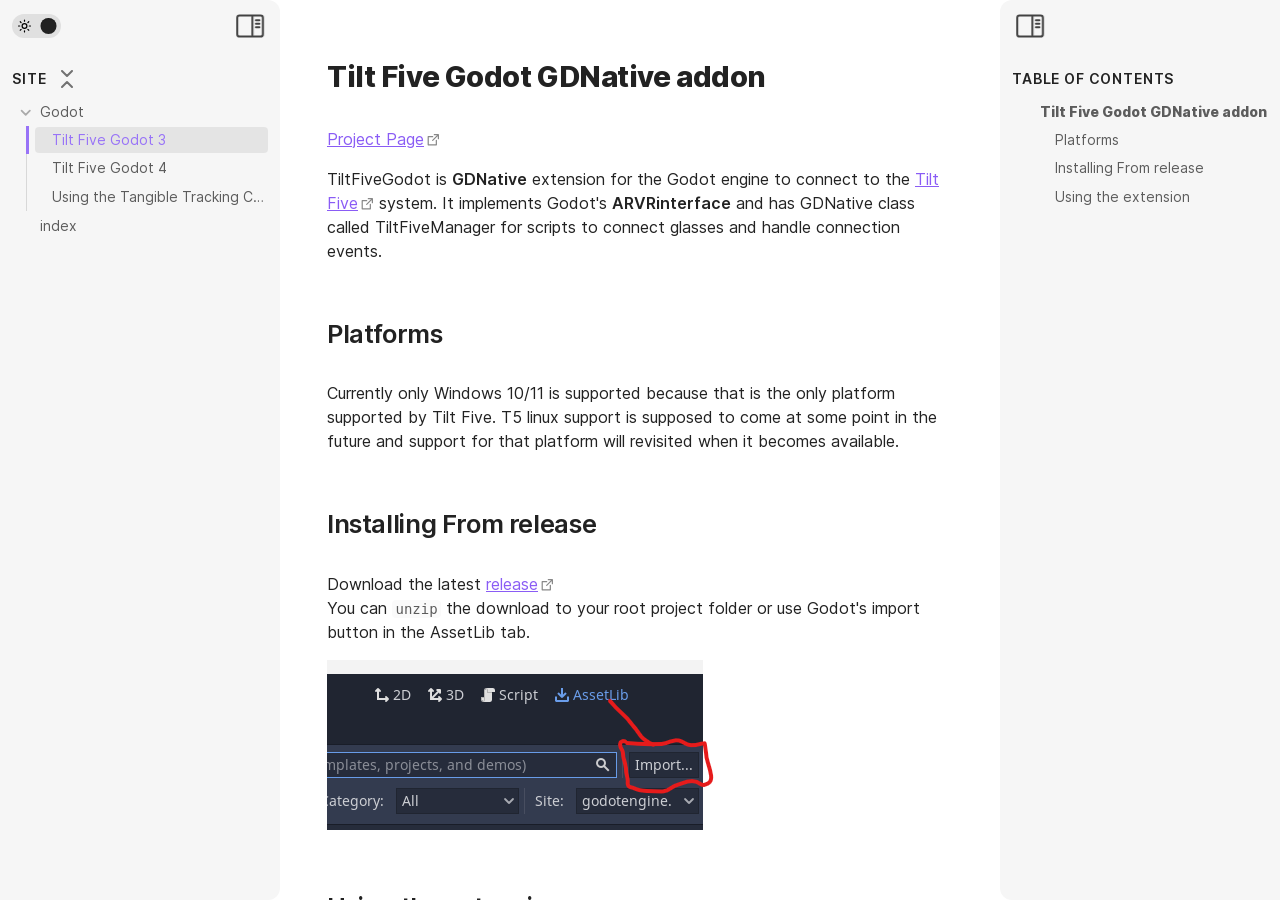
<file: godot/tilt-five-godot-3.html>
<!DOCTYPE html> <html><head>
		<title>Tilt Five Godot 3</title>
		<base href="../">
		<meta id="root-path" root-path="../">
		<meta name="viewport" content="width=device-width, initial-scale=1.0, user-scalable=yes, minimum-scale=1.0, maximum-scale=5.0">
		<meta charset="UTF-8">
		<meta name="description" content="Site - Tilt Five Godot 3">
		<meta property="og:title" content="Tilt Five Godot 3">
		<meta property="og:description" content="Site - Tilt Five Godot 3">
		<meta property="og:type" content="website">
		<meta property="og:url" content="godot/tilt-five-godot-3.html">
		<meta property="og:image" content="godot\images\godotimport.png">
		<meta property="og:site_name" content="Site">
		<link rel="alternate" type="application/rss+xml" title="RSS Feed" href="lib/rss.xml"><script async="" id="webpage-script" src="lib/scripts/webpage.js" onload="this.onload=null;this.setAttribute(&quot;loaded&quot;, &quot;true&quot;)"></script><link rel="icon" href="lib/media/favicon.png"><style>body{--line-width:40em;--line-width-adaptive:40em;--file-line-width:40em;--sidebar-width:min(20em, 80vw);--collapse-arrow-size:11px;--tree-horizontal-spacing:0.6em;--tree-vertical-spacing:0.6em;--sidebar-margin:12px}.sidebar{height:100%;min-width:calc(var(--sidebar-width) + var(--divider-width-hover));max-width:calc(var(--sidebar-width) + var(--divider-width-hover));font-size:14px;z-index:10;position:relative;overflow:hidden;transition:min-width ease-in-out,max-width ease-in-out;transition-duration:.2s;contain:size}.sidebar-left{left:0}.sidebar-right{right:0}.sidebar.is-collapsed{min-width:0;max-width:0}body.floating-sidebars .sidebar{position:absolute}.sidebar-content{height:100%;min-width:calc(var(--sidebar-width) - var(--divider-width-hover));top:0;padding:var(--sidebar-margin);padding-top:4em;line-height:var(--line-height-tight);background-color:var(--background-secondary);transition:background-color,border-right,border-left,box-shadow;transition-duration:var(--color-fade-speed);transition-timing-function:ease-in-out;position:absolute;display:flex;flex-direction:column}.sidebar:not(.is-collapsed) .sidebar-content{min-width:calc(max(100%,var(--sidebar-width)) - 3px);max-width:calc(max(100%,var(--sidebar-width)) - 3px)}.sidebar-left .sidebar-content{left:0;border-top-right-radius:var(--radius-l);border-bottom-right-radius:var(--radius-l)}.sidebar-right .sidebar-content{right:0;border-top-left-radius:var(--radius-l);border-bottom-left-radius:var(--radius-l)}.sidebar:has(.sidebar-content:empty):has(.topbar-content:empty){display:none}.sidebar-topbar{height:2em;width:var(--sidebar-width);top:var(--sidebar-margin);padding-inline:var(--sidebar-margin);z-index:1;position:fixed;display:flex;align-items:center;transition:width ease-in-out;transition-duration:inherit}.sidebar.is-collapsed .sidebar-topbar{width:calc(2.3em + var(--sidebar-margin) * 2)}.sidebar .sidebar-topbar.is-collapsed{width:0}.sidebar-left .sidebar-topbar{left:0}.sidebar-right .sidebar-topbar{right:0}.topbar-content{overflow:hidden;overflow:clip;width:100%;height:100%;display:flex;align-items:center;transition:inherit}.sidebar.is-collapsed .topbar-content{width:0;transition:inherit}.clickable-icon.sidebar-collapse-icon{background-color:transparent;color:var(--icon-color-focused);padding:0!important;margin:0!important;height:100%!important;width:2.3em!important;margin-inline:0.14em!important;position:absolute}.sidebar-left .clickable-icon.sidebar-collapse-icon{transform:rotateY(180deg);right:var(--sidebar-margin)}.sidebar-right .clickable-icon.sidebar-collapse-icon{transform:rotateY(180deg);left:var(--sidebar-margin)}.clickable-icon.sidebar-collapse-icon svg.svg-icon{width:100%;height:100%}.sidebar-section-header{margin:0 0 1em 0;text-transform:uppercase;letter-spacing:.06em;font-weight:600}body{transition:background-color var(--color-fade-speed) ease-in-out}.webpage-container{display:flex;flex-direction:row;height:100%;width:100%;align-items:stretch;justify-content:center}.document-container{opacity:1;flex-basis:100%;max-width:100%;width:100%;height:100%;display:flex;flex-direction:column;align-items:center;transition:opacity .2s ease-in-out;contain:inline-size}.hide{opacity:0;transition:opacity .2s ease-in-out}.document-container>.markdown-preview-view{margin:var(--sidebar-margin);margin-bottom:0;width:100%;width:-webkit-fill-available;width:-moz-available;width:fill-available;background-color:var(--background-primary);transition:background-color var(--color-fade-speed) ease-in-out;border-top-right-radius:var(--window-radius,var(--radius-m));border-top-left-radius:var(--window-radius,var(--radius-m));overflow-x:hidden!important;overflow-y:auto!important;display:flex!important;flex-direction:column!important;align-items:center!important;contain:inline-size}.document-container>.markdown-preview-view>.markdown-preview-sizer{padding-bottom:80vh!important;width:100%!important;max-width:var(--line-width)!important;flex-basis:var(--line-width)!important;transition:background-color var(--color-fade-speed) ease-in-out;contain:inline-size}.markdown-rendered img:not([width]),.view-content img:not([width]){max-width:100%;outline:0}.document-container>.view-content.embed{display:flex;padding:1em;height:100%;width:100%;align-items:center;justify-content:center}.document-container>.view-content.embed>*{max-width:100%;max-height:100%;object-fit:contain}:has(> :is(.math,table)){overflow-x:auto!important}.document-container>.view-content{overflow-x:auto;contain:content;padding:0;margin:0;height:100%}.scroll-highlight{position:absolute;width:100%;height:100%;pointer-events:none;z-index:1000;background-color:hsla(var(--color-accent-hsl),.25);opacity:0;padding:1em;inset:50%;translate:-50% -50%;border-radius:var(--radius-s)}</style><script defer="">async function loadIncludes(){if("file:"!=location.protocol){let e=document.querySelectorAll("include");for(let t=0;t<e.length;t++){let o=e[t],l=o.getAttribute("src");try{const e=await fetch(l);if(!e.ok){console.log("Could not include file: "+l),o?.remove();continue}let t=await e.text(),n=document.createRange().createContextualFragment(t),i=Array.from(n.children);for(let e of i)e.classList.add("hide"),e.style.transition="opacity 0.5s ease-in-out",setTimeout((()=>{e.classList.remove("hide")}),10);o.before(n),o.remove(),console.log("Included file: "+l)}catch(e){o?.remove(),console.log("Could not include file: "+l,e);continue}}}else{if(document.querySelectorAll("include").length>0){var e=document.createElement("div");e.id="error",e.textContent="Web server exports must be hosted on an http / web server to be viewed correctly.",e.style.position="fixed",e.style.top="50%",e.style.left="50%",e.style.transform="translate(-50%, -50%)",e.style.fontSize="1.5em",e.style.fontWeight="bold",e.style.textAlign="center",document.body.appendChild(e),document.querySelector(".document-container")?.classList.remove("hide")}}}document.addEventListener("DOMContentLoaded",(()=>{loadIncludes()}));let isFileProtocol="file:"==location.protocol;function waitLoadScripts(e,t){let o=e.map((e=>document.getElementById(e+"-script"))),l=0;!function e(){let n=o[l];l++,n&&"true"!=n.getAttribute("loaded")||l<o.length&&e(),l<o.length?n.addEventListener("load",e):t()}()}</script><link rel="stylesheet" href="lib/styles/obsidian.css"><link rel="preload" href="lib/styles/global-variable-styles.css" as="style" onload="this.onload=null;this.rel='stylesheet'"><noscript><link rel="stylesheet" href="lib/styles/global-variable-styles.css"></noscript><link rel="preload" href="lib/styles/main-styles.css" as="style" onload="this.onload=null;this.rel='stylesheet'"><noscript><link rel="stylesheet" href="lib/styles/main-styles.css"></noscript></head><body class="publish css-settings-manager theme-dark show-inline-title"><script defer="">let theme=localStorage.getItem("theme")||(window.matchMedia("(prefers-color-scheme: dark)").matches?"dark":"light");"dark"==theme?(document.body.classList.add("theme-dark"),document.body.classList.remove("theme-light")):(document.body.classList.add("theme-light"),document.body.classList.remove("theme-dark")),window.innerWidth<480?document.body.classList.add("is-phone"):window.innerWidth<768?document.body.classList.add("is-tablet"):window.innerWidth<1024?document.body.classList.add("is-small-screen"):document.body.classList.add("is-large-screen")</script><div class="webpage-container workspace"><div class="sidebar-left sidebar"><div class="sidebar-handle"></div><div class="sidebar-topbar"><div class="topbar-content"><label class="theme-toggle-container" for="theme_toggle"><input class="theme-toggle-input" type="checkbox" id="theme_toggle"><div class="toggle-background"></div></label></div><div class="clickable-icon sidebar-collapse-icon"><svg xmlns="http://www.w3.org/2000/svg" width="100%" height="100%" viewBox="0 0 24 24" fill="none" stroke="currentColor" stroke-width="3" stroke-linecap="round" stroke-linejoin="round" class="svg-icon"><path d="M21 3H3C1.89543 3 1 3.89543 1 5V19C1 20.1046 1.89543 21 3 21H21C22.1046 21 23 20.1046 23 19V5C23 3.89543 22.1046 3 21 3Z"></path><path d="M10 4V20"></path><path d="M4 7H7"></path><path d="M4 10H7"></path><path d="M4 13H7"></path></svg></div></div><div class="sidebar-content"><include src="lib/html/file-tree.html"></include></div><script defer="">let ls = document.querySelector(".sidebar-left"); ls.classList.add("is-collapsed"); if (window.innerWidth > 768) ls.classList.remove("is-collapsed"); ls.style.setProperty("--sidebar-width", localStorage.getItem("sidebar-left-width"));</script></div><div class="document-container markdown-reading-view hide"><div class="markdown-preview-view markdown-rendered allow-fold-headings allow-fold-lists is-readable-line-width"><style id="MJX-CHTML-styles"></style><div class="markdown-preview-sizer markdown-preview-section"><h1 class="page-title heading inline-title" id="Tilt Five Godot GDNative addon">Tilt Five Godot GDNative addon</h1><div class="heading-wrapper"><div class="heading-children"><div><p><a data-tooltip-position="top" aria-label="https://github.com/patrickdown/TiltFiveGodot" rel="noopener" class="external-link" href="https://github.com/patrickdown/TiltFiveGodot" target="_blank">Project Page</a></p></div><div><p>TiltFiveGodot is <strong>GDNative</strong> extension for the Godot engine to connect to the <a data-tooltip-position="top" aria-label="https://www.tiltfive.com/" rel="noopener" class="external-link" href="https://www.tiltfive.com/" target="_blank">Tilt Five</a> system. It implements Godot's <strong>ARVRinterface</strong> and has GDNative class called TiltFiveManager for scripts to connect glasses and handle connection events.</p></div><div class="heading-wrapper"><h2 data-heading="Platforms" class="heading" id="Platforms"><div class="heading-collapse-indicator collapse-indicator collapse-icon"><svg xmlns="http://www.w3.org/2000/svg" width="24" height="24" viewBox="0 0 24 24" fill="none" stroke="currentColor" stroke-width="2" stroke-linecap="round" stroke-linejoin="round" class="svg-icon right-triangle"><path d="M3 8L12 17L21 8"></path></svg></div>Platforms</h2><div class="heading-children"><div><p>Currently only Windows 10/11 is supported because that is the only platform supported by Tilt Five. T5 linux support is supposed to come at some point in the future and support for that platform will revisited when it becomes available.</p></div></div></div><div class="heading-wrapper"><h2 data-heading="Installing From release" class="heading" id="Installing_From_release"><div class="heading-collapse-indicator collapse-indicator collapse-icon"><svg xmlns="http://www.w3.org/2000/svg" width="24" height="24" viewBox="0 0 24 24" fill="none" stroke="currentColor" stroke-width="2" stroke-linecap="round" stroke-linejoin="round" class="svg-icon right-triangle"><path d="M3 8L12 17L21 8"></path></svg></div>Installing From release</h2><div class="heading-children"><div><p>Download the latest <a data-tooltip-position="top" aria-label="https://github.com/patrickdown/TiltFiveGodot/releases" rel="noopener" class="external-link" href="https://github.com/patrickdown/TiltFiveGodot/releases" target="_blank">release</a><br>
You can <code>unzip</code> the  download to your root project folder or use Godot's import button in the AssetLib tab.</p></div><div><p><span alt="GodotImport.png" src="GodotImport.png" class="internal-embed media-embed image-embed is-loaded"><img alt="GodotImport.png" src="godot/images/godotimport.png"></span></p></div></div></div><div class="heading-wrapper"><h2 data-heading="Using the extension" class="heading" id="Using_the_extension"><div class="heading-collapse-indicator collapse-indicator collapse-icon"><svg xmlns="http://www.w3.org/2000/svg" width="24" height="24" viewBox="0 0 24 24" fill="none" stroke="currentColor" stroke-width="2" stroke-linecap="round" stroke-linejoin="round" class="svg-icon right-triangle"><path d="M3 8L12 17L21 8"></path></svg></div>Using the extension</h2><div class="heading-children"><div><p>There is an example scene <code>addons\tilt-five\scenes\t5-scene.tscn</code>.  It shows how to initialize the glasses and get wand input.</p></div><div><p>In general for any scene you can instance <code>\tilt-five\scenes\T5Manager</code> into it, connect the signals and add the following initialization code.</p></div><div><p><span alt="godot-t5-scene.jpg" src="godot-t5-scene.jpg" class="internal-embed media-embed image-embed is-loaded"><img alt="godot-t5-scene.jpg" src="godot/images/godot-t5-scene.jpg"></span><br>
<span alt="T5-manager-signals.jpg" src="T5-manager-signals.jpg" class="internal-embed media-embed image-embed is-loaded"><img alt="T5-manager-signals.jpg" src="godot/images/t5-manager-signals.jpg"></span></p></div><div><pre class="language-gdscript" tabindex="0"><code class="language-gdscript is-loaded"><span class="token keyword">extends</span> <span class="token class-name">Spatial</span>

<span class="token keyword">func</span> <span class="token function">_ready</span><span class="token punctuation">(</span><span class="token punctuation">)</span><span class="token punctuation">:</span>
	<span class="token comment"># Starts looking for available </span>
	<span class="token comment"># Tilt Five glasses to use</span>
	<span class="token comment"># It will signal glasses_available</span>
	<span class="token comment"># when they are found</span>
	<span class="token keyword">if</span> <span class="token variable">$T5Manager</span><span class="token punctuation">.</span><span class="token function">start_service</span><span class="token punctuation">(</span><span class="token punctuation">)</span><span class="token punctuation">:</span>
		<span class="token function">print</span><span class="token punctuation">(</span><span class="token string">"Service started"</span><span class="token punctuation">)</span>

<span class="token keyword">func</span> <span class="token function">_on_T5Manager_glasses_available</span><span class="token punctuation">(</span><span class="token punctuation">)</span><span class="token punctuation">:</span>
	<span class="token comment"># This will reserve the first pair of </span>
	<span class="token comment"># glasses it can for use. It will signal</span>
	<span class="token comment"># glasses_reserved when done</span>
	<span class="token variable">$T5Manager</span><span class="token punctuation">.</span><span class="token function">reserve_glasses</span><span class="token punctuation">(</span><span class="token punctuation">)</span>

<span class="token keyword">func</span> <span class="token function">_on_T5Manager_glasses_reserved</span><span class="token punctuation">(</span>success<span class="token punctuation">)</span><span class="token punctuation">:</span>
	<span class="token comment"># The result of calling reserve_glasses()</span>
	<span class="token comment"># If successful then the glasses may be </span>
	<span class="token comment"># rendered to by setting the viewport</span>
	<span class="token comment"># arvr flag</span>
	<span class="token keyword">if</span> success<span class="token punctuation">:</span>
		<span class="token function">get_viewport</span><span class="token punctuation">(</span><span class="token punctuation">)</span><span class="token punctuation">.</span>arvr <span class="token operator">=</span> <span class="token boolean">true</span>

</code><button class="copy-code-button">Copy</button></pre></div><div class="mod-footer"></div></div></div></div></div></div></div></div><div class="sidebar-right sidebar"><div class="sidebar-handle"></div><div class="sidebar-topbar"><div class="topbar-content"></div><div class="clickable-icon sidebar-collapse-icon"><svg xmlns="http://www.w3.org/2000/svg" width="100%" height="100%" viewBox="0 0 24 24" fill="none" stroke="currentColor" stroke-width="3" stroke-linecap="round" stroke-linejoin="round" class="svg-icon"><path d="M21 3H3C1.89543 3 1 3.89543 1 5V19C1 20.1046 1.89543 21 3 21H21C22.1046 21 23 20.1046 23 19V5C23 3.89543 22.1046 3 21 3Z"></path><path d="M10 4V20"></path><path d="M4 7H7"></path><path d="M4 10H7"></path><path d="M4 13H7"></path></svg></div></div><div class="sidebar-content"><div class="tree-container mod-root nav-folder tree-item outline-tree" data-depth="0"><div class="tree-header"><span class="sidebar-section-header">Table Of Contents</span><button class="clickable-icon collapse-tree-button" aria-label="Collapse All"><svg xmlns="http://www.w3.org/2000/svg" width="24" height="24" viewBox="0 0 24 24" fill="none" stroke="currentColor" stroke-width="2" stroke-linecap="round" stroke-linejoin="round"></svg></button></div><div class="tree-scroll-area tree-item-children nav-folder-children"><div class="tree-item mod-tree-folder nav-folder mod-collapsible is-collapsed" style="display: none;"></div><div class="tree-item" data-depth="1"><a class="tree-link" href="godot\tilt-five-godot-3.html#Tilt Five Godot GDNative addon"><div class="tree-item-contents heading-link" heading-name="Tilt Five Godot GDNative addon"><span class="tree-item-title">Tilt Five Godot GDNative addon</span></div></a><div class="tree-item-children nav-folder-children"><div class="tree-item" data-depth="2"><a class="tree-link" href="godot\tilt-five-godot-3.html#Platforms"><div class="tree-item-contents heading-link" heading-name="Platforms"><span class="tree-item-title">Platforms</span></div></a><div class="tree-item-children nav-folder-children"></div></div><div class="tree-item" data-depth="2"><a class="tree-link" href="godot\tilt-five-godot-3.html#Installing_From_release"><div class="tree-item-contents heading-link" heading-name="Installing From release"><span class="tree-item-title">Installing From release</span></div></a><div class="tree-item-children nav-folder-children"></div></div><div class="tree-item" data-depth="2"><a class="tree-link" href="godot\tilt-five-godot-3.html#Using_the_extension"><div class="tree-item-contents heading-link" heading-name="Using the extension"><span class="tree-item-title">Using the extension</span></div></a><div class="tree-item-children nav-folder-children"></div></div></div></div></div></div></div><script defer="">let rs = document.querySelector(".sidebar-right"); rs.classList.add("is-collapsed"); if (window.innerWidth > 768) rs.classList.remove("is-collapsed"); rs.style.setProperty("--sidebar-width", localStorage.getItem("sidebar-right-width"));</script></div></div></body></html>
</file>
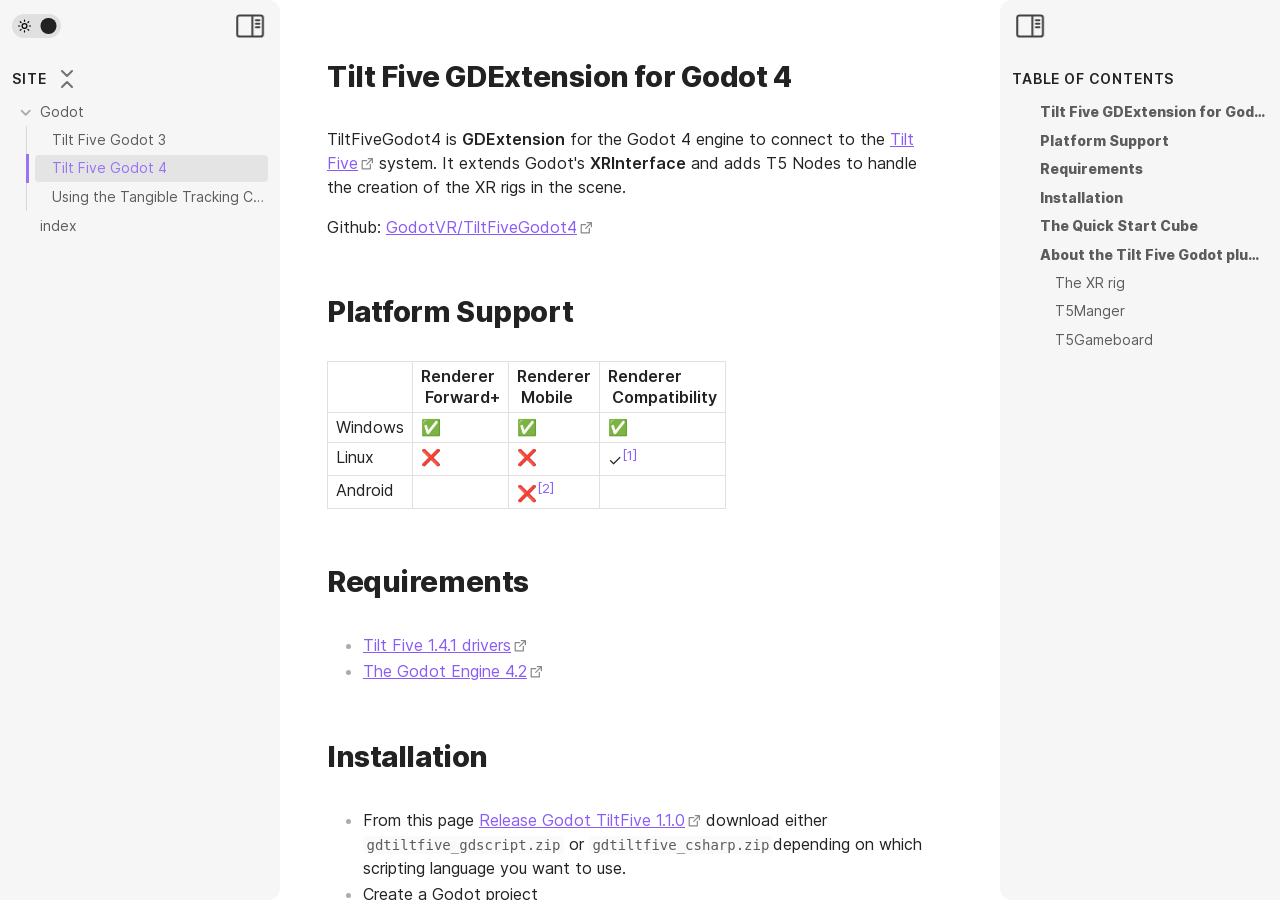
<file: godot/tilt-five-godot-4.html>
<!DOCTYPE html> <html><head>
		<title>Tilt Five Godot 4</title>
		<base href="../">
		<meta id="root-path" root-path="../">
		<meta name="viewport" content="width=device-width, initial-scale=1.0, user-scalable=yes, minimum-scale=1.0, maximum-scale=5.0">
		<meta charset="UTF-8">
		<meta name="description" content="Site - Tilt Five Godot 4">
		<meta property="og:title" content="Tilt Five Godot 4">
		<meta property="og:description" content="Site - Tilt Five Godot 4">
		<meta property="og:type" content="website">
		<meta property="og:url" content="godot/tilt-five-godot-4.html">
		<meta property="og:image" content="godot\images\pasted-image-20231201105940.png">
		<meta property="og:site_name" content="Site">
		<link rel="alternate" type="application/rss+xml" title="RSS Feed" href="lib/rss.xml"><script async="" id="webpage-script" src="lib/scripts/webpage.js" onload="this.onload=null;this.setAttribute(&quot;loaded&quot;, &quot;true&quot;)"></script><link rel="icon" href="lib/media/favicon.png"><style>body{--line-width:40em;--line-width-adaptive:40em;--file-line-width:40em;--sidebar-width:min(20em, 80vw);--collapse-arrow-size:11px;--tree-horizontal-spacing:0.6em;--tree-vertical-spacing:0.6em;--sidebar-margin:12px}.sidebar{height:100%;min-width:calc(var(--sidebar-width) + var(--divider-width-hover));max-width:calc(var(--sidebar-width) + var(--divider-width-hover));font-size:14px;z-index:10;position:relative;overflow:hidden;transition:min-width ease-in-out,max-width ease-in-out;transition-duration:.2s;contain:size}.sidebar-left{left:0}.sidebar-right{right:0}.sidebar.is-collapsed{min-width:0;max-width:0}body.floating-sidebars .sidebar{position:absolute}.sidebar-content{height:100%;min-width:calc(var(--sidebar-width) - var(--divider-width-hover));top:0;padding:var(--sidebar-margin);padding-top:4em;line-height:var(--line-height-tight);background-color:var(--background-secondary);transition:background-color,border-right,border-left,box-shadow;transition-duration:var(--color-fade-speed);transition-timing-function:ease-in-out;position:absolute;display:flex;flex-direction:column}.sidebar:not(.is-collapsed) .sidebar-content{min-width:calc(max(100%,var(--sidebar-width)) - 3px);max-width:calc(max(100%,var(--sidebar-width)) - 3px)}.sidebar-left .sidebar-content{left:0;border-top-right-radius:var(--radius-l);border-bottom-right-radius:var(--radius-l)}.sidebar-right .sidebar-content{right:0;border-top-left-radius:var(--radius-l);border-bottom-left-radius:var(--radius-l)}.sidebar:has(.sidebar-content:empty):has(.topbar-content:empty){display:none}.sidebar-topbar{height:2em;width:var(--sidebar-width);top:var(--sidebar-margin);padding-inline:var(--sidebar-margin);z-index:1;position:fixed;display:flex;align-items:center;transition:width ease-in-out;transition-duration:inherit}.sidebar.is-collapsed .sidebar-topbar{width:calc(2.3em + var(--sidebar-margin) * 2)}.sidebar .sidebar-topbar.is-collapsed{width:0}.sidebar-left .sidebar-topbar{left:0}.sidebar-right .sidebar-topbar{right:0}.topbar-content{overflow:hidden;overflow:clip;width:100%;height:100%;display:flex;align-items:center;transition:inherit}.sidebar.is-collapsed .topbar-content{width:0;transition:inherit}.clickable-icon.sidebar-collapse-icon{background-color:transparent;color:var(--icon-color-focused);padding:0!important;margin:0!important;height:100%!important;width:2.3em!important;margin-inline:0.14em!important;position:absolute}.sidebar-left .clickable-icon.sidebar-collapse-icon{transform:rotateY(180deg);right:var(--sidebar-margin)}.sidebar-right .clickable-icon.sidebar-collapse-icon{transform:rotateY(180deg);left:var(--sidebar-margin)}.clickable-icon.sidebar-collapse-icon svg.svg-icon{width:100%;height:100%}.sidebar-section-header{margin:0 0 1em 0;text-transform:uppercase;letter-spacing:.06em;font-weight:600}body{transition:background-color var(--color-fade-speed) ease-in-out}.webpage-container{display:flex;flex-direction:row;height:100%;width:100%;align-items:stretch;justify-content:center}.document-container{opacity:1;flex-basis:100%;max-width:100%;width:100%;height:100%;display:flex;flex-direction:column;align-items:center;transition:opacity .2s ease-in-out;contain:inline-size}.hide{opacity:0;transition:opacity .2s ease-in-out}.document-container>.markdown-preview-view{margin:var(--sidebar-margin);margin-bottom:0;width:100%;width:-webkit-fill-available;width:-moz-available;width:fill-available;background-color:var(--background-primary);transition:background-color var(--color-fade-speed) ease-in-out;border-top-right-radius:var(--window-radius,var(--radius-m));border-top-left-radius:var(--window-radius,var(--radius-m));overflow-x:hidden!important;overflow-y:auto!important;display:flex!important;flex-direction:column!important;align-items:center!important;contain:inline-size}.document-container>.markdown-preview-view>.markdown-preview-sizer{padding-bottom:80vh!important;width:100%!important;max-width:var(--line-width)!important;flex-basis:var(--line-width)!important;transition:background-color var(--color-fade-speed) ease-in-out;contain:inline-size}.markdown-rendered img:not([width]),.view-content img:not([width]){max-width:100%;outline:0}.document-container>.view-content.embed{display:flex;padding:1em;height:100%;width:100%;align-items:center;justify-content:center}.document-container>.view-content.embed>*{max-width:100%;max-height:100%;object-fit:contain}:has(> :is(.math,table)){overflow-x:auto!important}.document-container>.view-content{overflow-x:auto;contain:content;padding:0;margin:0;height:100%}.scroll-highlight{position:absolute;width:100%;height:100%;pointer-events:none;z-index:1000;background-color:hsla(var(--color-accent-hsl),.25);opacity:0;padding:1em;inset:50%;translate:-50% -50%;border-radius:var(--radius-s)}</style><script defer="">async function loadIncludes(){if("file:"!=location.protocol){let e=document.querySelectorAll("include");for(let t=0;t<e.length;t++){let o=e[t],l=o.getAttribute("src");try{const e=await fetch(l);if(!e.ok){console.log("Could not include file: "+l),o?.remove();continue}let t=await e.text(),n=document.createRange().createContextualFragment(t),i=Array.from(n.children);for(let e of i)e.classList.add("hide"),e.style.transition="opacity 0.5s ease-in-out",setTimeout((()=>{e.classList.remove("hide")}),10);o.before(n),o.remove(),console.log("Included file: "+l)}catch(e){o?.remove(),console.log("Could not include file: "+l,e);continue}}}else{if(document.querySelectorAll("include").length>0){var e=document.createElement("div");e.id="error",e.textContent="Web server exports must be hosted on an http / web server to be viewed correctly.",e.style.position="fixed",e.style.top="50%",e.style.left="50%",e.style.transform="translate(-50%, -50%)",e.style.fontSize="1.5em",e.style.fontWeight="bold",e.style.textAlign="center",document.body.appendChild(e),document.querySelector(".document-container")?.classList.remove("hide")}}}document.addEventListener("DOMContentLoaded",(()=>{loadIncludes()}));let isFileProtocol="file:"==location.protocol;function waitLoadScripts(e,t){let o=e.map((e=>document.getElementById(e+"-script"))),l=0;!function e(){let n=o[l];l++,n&&"true"!=n.getAttribute("loaded")||l<o.length&&e(),l<o.length?n.addEventListener("load",e):t()}()}</script><link rel="stylesheet" href="lib/styles/obsidian.css"><link rel="preload" href="lib/styles/global-variable-styles.css" as="style" onload="this.onload=null;this.rel='stylesheet'"><noscript><link rel="stylesheet" href="lib/styles/global-variable-styles.css"></noscript><link rel="preload" href="lib/styles/main-styles.css" as="style" onload="this.onload=null;this.rel='stylesheet'"><noscript><link rel="stylesheet" href="lib/styles/main-styles.css"></noscript></head><body class="publish css-settings-manager theme-dark show-inline-title"><script defer="">let theme=localStorage.getItem("theme")||(window.matchMedia("(prefers-color-scheme: dark)").matches?"dark":"light");"dark"==theme?(document.body.classList.add("theme-dark"),document.body.classList.remove("theme-light")):(document.body.classList.add("theme-light"),document.body.classList.remove("theme-dark")),window.innerWidth<480?document.body.classList.add("is-phone"):window.innerWidth<768?document.body.classList.add("is-tablet"):window.innerWidth<1024?document.body.classList.add("is-small-screen"):document.body.classList.add("is-large-screen")</script><div class="webpage-container workspace"><div class="sidebar-left sidebar"><div class="sidebar-handle"></div><div class="sidebar-topbar"><div class="topbar-content"><label class="theme-toggle-container" for="theme_toggle"><input class="theme-toggle-input" type="checkbox" id="theme_toggle"><div class="toggle-background"></div></label></div><div class="clickable-icon sidebar-collapse-icon"><svg xmlns="http://www.w3.org/2000/svg" width="100%" height="100%" viewBox="0 0 24 24" fill="none" stroke="currentColor" stroke-width="3" stroke-linecap="round" stroke-linejoin="round" class="svg-icon"><path d="M21 3H3C1.89543 3 1 3.89543 1 5V19C1 20.1046 1.89543 21 3 21H21C22.1046 21 23 20.1046 23 19V5C23 3.89543 22.1046 3 21 3Z"></path><path d="M10 4V20"></path><path d="M4 7H7"></path><path d="M4 10H7"></path><path d="M4 13H7"></path></svg></div></div><div class="sidebar-content"><include src="lib/html/file-tree.html"></include></div><script defer="">let ls = document.querySelector(".sidebar-left"); ls.classList.add("is-collapsed"); if (window.innerWidth > 768) ls.classList.remove("is-collapsed"); ls.style.setProperty("--sidebar-width", localStorage.getItem("sidebar-left-width"));</script></div><div class="document-container markdown-reading-view hide"><div class="markdown-preview-view markdown-rendered allow-fold-headings allow-fold-lists is-readable-line-width"><style id="MJX-CHTML-styles"></style><div class="markdown-preview-sizer markdown-preview-section"><h1 class="page-title heading inline-title" id="Tilt Five GDExtension for Godot 4">Tilt Five GDExtension for Godot 4</h1><div class="heading-wrapper"><div class="heading-children"><div><p>TiltFiveGodot4 is&nbsp;<strong>GDExtension</strong>&nbsp;for the Godot 4 engine to connect to the&nbsp;<a data-tooltip-position="top" aria-label="https://www.tiltfive.com/" rel="noopener" class="external-link" href="https://www.tiltfive.com/" target="_blank">Tilt Five</a>&nbsp;system. It extends Godot's&nbsp;<strong>XRInterface</strong>&nbsp;and adds T5 Nodes to handle the creation of the XR rigs in the scene.</p></div><div><p>Github: <a data-tooltip-position="top" aria-label="https://github.com/GodotVR/TiltFiveGodot4" rel="noopener" class="external-link" href="https://github.com/GodotVR/TiltFiveGodot4" target="_blank">GodotVR/TiltFiveGodot4</a></p></div></div></div><div class="heading-wrapper"><h1 data-heading="Platform Support" class="heading" id="Platform_Support">Platform Support</h1><div class="heading-children"><div style="overflow-x: auto;"><table>
<thead>
<tr>
<th></th>
<th>Renderer<br> Forward+</th>
<th>Renderer<br> Mobile</th>
<th>Renderer<br> Compatibility</th>
</tr>
</thead>
<tbody>
<tr>
<td>Windows</td>
<td>✅</td>
<td>✅</td>
<td>✅</td>
</tr>
<tr>
<td>Linux</td>
<td>❌</td>
<td>❌</td>
<td>✓<sup data-footnote-id="fnref-1-1a4ede02e9db7d48" class="footnote-ref" id="fnref-1-1a4ede02e9db7d48"><a href="#fn-1-1a4ede02e9db7d48" class="footnote-link" target="_self" rel="noopener">[1]</a></sup></td>
</tr>
<tr>
<td>Android</td>
<td></td>
<td>❌<sup data-footnote-id="fnref-2-1a4ede02e9db7d48" class="footnote-ref" id="fnref-2-1a4ede02e9db7d48"><a href="#fn-2-1a4ede02e9db7d48" class="footnote-link" target="_self" rel="noopener">[2]</a></sup></td>
<td></td>
</tr>
</tbody>
</table></div></div></div><div class="heading-wrapper"><h1 data-heading="Requirements" class="heading" id="Requirements">Requirements</h1><div class="heading-children"><div><ul>
<li data-line="0"><a data-tooltip-position="top" aria-label="https://docs.tiltfive.com/t5_release_notes_20jj.html" rel="noopener" class="external-link" href="https://docs.tiltfive.com/t5_release_notes_20jj.html" target="_blank">Tilt Five 1.4.1 drivers</a></li>
<li data-line="1"><a data-tooltip-position="top" aria-label="https://godotengine.org/download/windows/" rel="noopener" class="external-link" href="https://godotengine.org/download/windows/" target="_blank">The Godot Engine 4.2</a></li>
</ul></div></div></div><div class="heading-wrapper"><h1 data-heading="Installation" class="heading" id="Installation">Installation</h1><div class="heading-children"><div><ul>
<li data-line="0">From this page  <a data-tooltip-position="top" aria-label="https://github.com/GodotVR/TiltFiveGodot4/releases/tag/1.1.0" rel="noopener" class="external-link" href="https://github.com/GodotVR/TiltFiveGodot4/releases/tag/1.1.0" target="_blank">Release Godot TiltFive 1.1.0</a> download either <code>gdtiltfive_gdscript.zip</code> or <code>gdtiltfive_csharp.zip</code>depending on which scripting language you want to use.</li>
<li data-line="1">Create a Godot project</li>
<li data-line="2">In <code>AssetLib</code> tab select the <code>Import...</code> button.<br><br><span alt="Pasted image 20231201105940.png" src="Pasted image 20231201105940.png" class="internal-embed media-embed image-embed is-loaded"><img alt="Pasted image 20231201105940.png" src="godot/images/pasted-image-20231201105940.png"></span><br></li>
<li data-line="3">Select the <code>zip</code> file you downloaded and press <code>Open</code></li>
<li data-line="4">Be sure to check <code>Ignore asset root</code> and then click the <code>Install</code> button.<br><br><span alt="ConfigureAssetBefireInstall.png" src="ConfigureAssetBefireInstall.png" class="internal-embed media-embed image-embed is-loaded"><img alt="ConfigureAssetBefireInstall.png" src="godot/images/configureassetbefireinstall.png"></span><br></li>
<li data-line="5">It is recommended that you save and reopen the project now.</li>
<li data-line="6">Go to the <code>Project-&gt;Project Settings...</code> menu option and enable the <code>Tilt Five</code> plugin. <br><br><span alt="godot-plugins-dialog.png" src="godot-plugins-dialog.png" class="internal-embed media-embed image-embed is-loaded"><img alt="godot-plugins-dialog.png" src="godot/images/godot-plugins-dialog.png"></span><br></li>
<li data-line="7">Also in project setting dialog enable the <code>XR-&gt;Shaders</code> option. <br><br><span alt="XR-shaders-setting.png" src="XR-shaders-setting.png" class="internal-embed media-embed image-embed is-loaded"><img alt="XR-shaders-setting.png" src="godot/images/xr-shaders-setting.png"></span><br></li>
<li data-line="8">It is recommended that you save and reopen the project at this point too.</li>
</ul></div></div></div><div class="heading-wrapper"><h1 data-heading="The Quick Start Cube" class="heading" id="The_Quick_Start_Cube">The Quick Start Cube</h1><div class="heading-children"><div><ul>
<li data-line="0">Create a new 3D scene.</li>
<li data-line="1">Add a Light and Environment</li>
<li data-line="2">Open the Create New Node dialog. Type <code>T5</code> in the search field. Select <code>T5Manager</code> and click the <code>Create</code> button.<br><br><span alt="CreateNewNode.png" src="CreateNewNode.png" class="internal-embed media-embed image-embed is-loaded"><img alt="CreateNewNode.png" src="godot/images/createnewnode.png"></span><br></li>
<li data-line="3">Next add a <code>T5Gameboard</code> node. </li>
<li data-line="4">Click on The <code>T5Manager</code> in the scene tree and look at it's property inspector. Set the  <code>Start Location</code> property to the T5Gameboard node you added.<br><br><span alt="t5manager-inspector.png" src="t5manager-inspector.png" class="internal-embed media-embed image-embed is-loaded"><img alt="t5manager-inspector.png" src="godot/images/t5manager-inspector.png"></span><br></li>
<li data-line="5">Next click on The <code>T5Gameboard</code> in the scene tree and look at it's property inspector. Set the  <code>Content Scale</code> property to <code>10</code>.<br><br><span alt="t5-gameboard-inspector.png" src="t5-gameboard-inspector.png" class="internal-embed media-embed image-embed is-loaded"><img alt="t5-gameboard-inspector.png" src="godot/images/t5-gameboard-inspector.png"></span><br></li>
<li data-line="6">Finally add a <code>MeshInstance3D</code> and select the <code>BoxMesh</code></li>
</ul></div><div><p>Your scene tree should now look something like this.</p></div><div><p><span alt="t5-cube-scene.png" src="t5-cube-scene.png" class="internal-embed media-embed image-embed is-loaded"><img alt="t5-cube-scene.png" src="godot/images/t5-cube-scene.png"></span></p></div><div><p>At this point you should be able to run the scene, put on your Tilt Five glasses and see the cube on the board.</p></div></div></div><div class="heading-wrapper"><h1 data-heading="About the Tilt Five Godot plugin" class="heading" id="About_the_Tilt_Five_Godot_plugin">About the Tilt Five Godot plugin</h1><div class="heading-children"><div class="heading-wrapper"><h2 data-heading="The XR rig" class="heading" id="The_XR_rig"><div class="heading-collapse-indicator collapse-indicator collapse-icon"><svg xmlns="http://www.w3.org/2000/svg" width="24" height="24" viewBox="0 0 24 24" fill="none" stroke="currentColor" stroke-width="2" stroke-linecap="round" stroke-linejoin="round" class="svg-icon right-triangle"><path d="M3 8L12 17L21 8"></path></svg></div>The XR rig</h2><div class="heading-children"><div><p>The plugin will create and manage the connection between the Tilt Five hardware and one or more XR rigs it will create in your root scene. An XR rig is just a regular Godot scene with a specific layout of required nodes that map to parts of the Tilt Five hardware. Where and how each XR rig is created is controlled by a <code>T5Manager</code> node in the root scene.</p></div><div><p>The default XR rig <code>T5XRRig</code> is found in <code>res://addons/tiltfive/scenes/</code> folder of your project. </p></div><div><p><span alt="T5-XR-rig-mapping.png" src="T5-XR-rig-mapping.png" class="internal-embed media-embed image-embed is-loaded"><img alt="T5-XR-rig-mapping.png" src="godot/images/t5-xr-rig-mapping.png"></span></p></div><div><p>The XR rig has the following required layout of </p></div><div><ul>
<li data-line="0"><strong>T5XRRig</strong> is a Godot <code>SubViewport</code> node at the root node of the hierarchy. This is the viewport that your world will be rendered to for the pair of glasses attached to this rig.</li>
<li data-line="1"><strong>Origin</strong> is a <code>T5Origin3D</code> node that is a child of <code>T5XRRig</code> node. It maps the center of the Tilt Five gameboard to a location in world coordinates.</li>
<li data-line="2"><strong>Camera</strong> is a <code>T5Camera3D</code> node that is a child of the <code>T5Origin3D</code> node. It will track the location of the users head relative to the origin.</li>
<li data-line="3"><strong>Wand_1</strong> is a T5Controller3D node that is also a child of the <code>T5Origin3D</code> node. It will track the location of the Tilt Five wand relative to the origin.</li>
</ul></div><div><p>It's very likely that you will eventually want attach things like colliders, raycasters or custom scripts to the XR rig nodes for your particular Tilt Five application. You can do this by inheriting from <code>T5XRRig.tcsn</code> to get all the required nodes in the correct layout.</p></div><div><p><span alt="t5-glasses-inherited-scene.png" src="t5-glasses-inherited-scene.png" class="internal-embed media-embed image-embed is-loaded"><img alt="t5-glasses-inherited-scene.png" src="godot/images/t5-glasses-inherited-scene.png"></span></p></div></div></div><div class="heading-wrapper"><h2 data-heading="T5Manger" class="heading" id="T5Manger"><div class="heading-collapse-indicator collapse-indicator collapse-icon"><svg xmlns="http://www.w3.org/2000/svg" width="24" height="24" viewBox="0 0 24 24" fill="none" stroke="currentColor" stroke-width="2" stroke-linecap="round" stroke-linejoin="round" class="svg-icon right-triangle"><path d="M3 8L12 17L21 8"></path></svg></div>T5Manger</h2><div class="heading-children"><div><p>The main scene should have a <code>T5Manager</code> node. It is a basic manager that will create one XR rig for each pair of Tilt Five glasses that is connected to the computer. <code>T5Manager</code> has a couple of properties to customize it's behavior. </p></div><div><p><span alt="t5manager-inspector.png" src="t5manager-inspector.png" class="internal-embed media-embed image-embed is-loaded"><img alt="t5manager-inspector.png" src="godot/images/t5manager-inspector.png"></span></p></div><div><ul>
<li data-line="0"><strong>Glasses Scene</strong> can be set to a custom XR rig to be used in place of the default <code>T5XRRig</code>. </li>
<li data-line="1"><strong>Start Location</strong> can be set to a <code>T5Gameboard</code> node in the scene. The manager will use this to set the initial location and content scaling of the <code>T5Origin3D</code> in the XR rig it creates. If this field is blank the manager will set the 'T5Origin3D' to the world origin.</li>
</ul></div></div></div><div class="heading-wrapper"><h2 data-heading="T5Gameboard" class="heading" id="T5Gameboard"><div class="heading-collapse-indicator collapse-indicator collapse-icon"><svg xmlns="http://www.w3.org/2000/svg" width="24" height="24" viewBox="0 0 24 24" fill="none" stroke="currentColor" stroke-width="2" stroke-linecap="round" stroke-linejoin="round" class="svg-icon right-triangle"><path d="M3 8L12 17L21 8"></path></svg></div>T5Gameboard</h2><div class="heading-children"><div><p>The <code>T5Gameboard</code> node is useful for visualizing the size of 3D content on the physical gameboard. </p></div><div><p><span alt="T5Gameboard.png" src="T5Gameboard.png" class="internal-embed media-embed image-embed is-loaded"><img alt="T5Gameboard.png" src="godot/images/t5gameboard.png"></span><br>
<span alt="t5-gameboard-inspector.png" src="t5-gameboard-inspector.png" class="internal-embed media-embed image-embed is-loaded"><img alt="t5-gameboard-inspector.png" src="godot/images/t5-gameboard-inspector.png"></span></p></div><div><p>The gameboard has several properties.</p></div><div><ul>
<li data-line="0"><strong>Content Scale</strong> - The active area of an Tilt Five LE game board is 0.7m X 0.7m. Content scale maps this area into Godot units. A content scale of 1 means that Godot units match the physical units of the gameboard so it would map to a 0.7m X 0.7m area in Godot world coordinates. Setting content scale to 10 would map a 7m X 7m area.</li>
<li data-line="1"><strong>Gameboard Type</strong> - This sets the type of gameboard visualized in the scene. </li>
<li data-line="2"><strong>Show at Runtime</strong> - By default when the application is run the gameboard visualization will be hidden. However, when the application is setup to mirror the scene to the main display it might be desirable to visualize the gameboard in this view.</li>
<li data-line="3"><strong>Layers</strong> - In support of <strong>Show at Runtime</strong> this can be set to change the layers the gameboard is rendered to.</li>
</ul></div><div><p>When the <code>T5Gameboard</code> node is linked in the <code>T5Manager</code> the manager will use the location and content scale of the gameboard to set up the <code>T5Origin3D</code> node of the XR rig. This can be useful for setting player start locations.</p></div><div>
</div><div><section class="footnotes"><hr><ol>
<li data-line="-73" data-footnote-id="fn-1-1a4ede02e9db7d48" id="fn-1-1a4ede02e9db7d48">
<a data-tooltip-position="top" aria-label="https://github.com/patrickdown/TiltFiveGodot4/releases/tag/1.1.0-Linux-test" rel="noopener" class="external-link" href="https://github.com/patrickdown/TiltFiveGodot4/releases/tag/1.1.0-Linux-test" target="_blank">Alpha version available</a>
<a href="#fnref-1-1a4ede02e9db7d48" class="footnote-backref footnote-link" target="_self" rel="noopener">↩︎</a>
</li>
<li data-line="-72" data-footnote-id="fn-2-1a4ede02e9db7d48" id="fn-2-1a4ede02e9db7d48">
Builds but JNI integration needs work
<a href="#fnref-2-1a4ede02e9db7d48" class="footnote-backref footnote-link" target="_self" rel="noopener">↩︎</a>
</li>
</ol></section></div><div class="mod-footer"></div></div></div></div></div></div></div></div><div class="sidebar-right sidebar"><div class="sidebar-handle"></div><div class="sidebar-topbar"><div class="topbar-content"></div><div class="clickable-icon sidebar-collapse-icon"><svg xmlns="http://www.w3.org/2000/svg" width="100%" height="100%" viewBox="0 0 24 24" fill="none" stroke="currentColor" stroke-width="3" stroke-linecap="round" stroke-linejoin="round" class="svg-icon"><path d="M21 3H3C1.89543 3 1 3.89543 1 5V19C1 20.1046 1.89543 21 3 21H21C22.1046 21 23 20.1046 23 19V5C23 3.89543 22.1046 3 21 3Z"></path><path d="M10 4V20"></path><path d="M4 7H7"></path><path d="M4 10H7"></path><path d="M4 13H7"></path></svg></div></div><div class="sidebar-content"><div class="tree-container mod-root nav-folder tree-item outline-tree" data-depth="0"><div class="tree-header"><span class="sidebar-section-header">Table Of Contents</span><button class="clickable-icon collapse-tree-button" aria-label="Collapse All"><svg xmlns="http://www.w3.org/2000/svg" width="24" height="24" viewBox="0 0 24 24" fill="none" stroke="currentColor" stroke-width="2" stroke-linecap="round" stroke-linejoin="round"></svg></button></div><div class="tree-scroll-area tree-item-children nav-folder-children"><div class="tree-item mod-tree-folder nav-folder mod-collapsible is-collapsed" style="display: none;"></div><div class="tree-item" data-depth="1"><a class="tree-link" href="godot\tilt-five-godot-4.html#Tilt Five GDExtension for Godot 4"><div class="tree-item-contents heading-link" heading-name="Tilt Five GDExtension for Godot 4"><span class="tree-item-title">Tilt Five GDExtension for Godot 4</span></div></a><div class="tree-item-children nav-folder-children"></div></div><div class="tree-item" data-depth="1"><a class="tree-link" href="godot\tilt-five-godot-4.html#Platform_Support"><div class="tree-item-contents heading-link" heading-name="Platform Support"><span class="tree-item-title">Platform Support</span></div></a><div class="tree-item-children nav-folder-children"></div></div><div class="tree-item" data-depth="1"><a class="tree-link" href="godot\tilt-five-godot-4.html#Requirements"><div class="tree-item-contents heading-link" heading-name="Requirements"><span class="tree-item-title">Requirements</span></div></a><div class="tree-item-children nav-folder-children"></div></div><div class="tree-item" data-depth="1"><a class="tree-link" href="godot\tilt-five-godot-4.html#Installation"><div class="tree-item-contents heading-link" heading-name="Installation"><span class="tree-item-title">Installation</span></div></a><div class="tree-item-children nav-folder-children"></div></div><div class="tree-item" data-depth="1"><a class="tree-link" href="godot\tilt-five-godot-4.html#The_Quick_Start_Cube"><div class="tree-item-contents heading-link" heading-name="The Quick Start Cube"><span class="tree-item-title">The Quick Start Cube</span></div></a><div class="tree-item-children nav-folder-children"></div></div><div class="tree-item" data-depth="1"><a class="tree-link" href="godot\tilt-five-godot-4.html#About_the_Tilt_Five_Godot_plugin"><div class="tree-item-contents heading-link" heading-name="About the Tilt Five Godot plugin"><span class="tree-item-title">About the Tilt Five Godot plugin</span></div></a><div class="tree-item-children nav-folder-children"><div class="tree-item" data-depth="2"><a class="tree-link" href="godot\tilt-five-godot-4.html#The_XR_rig"><div class="tree-item-contents heading-link" heading-name="The XR rig"><span class="tree-item-title">The XR rig</span></div></a><div class="tree-item-children nav-folder-children"></div></div><div class="tree-item" data-depth="2"><a class="tree-link" href="godot\tilt-five-godot-4.html#T5Manger"><div class="tree-item-contents heading-link" heading-name="T5Manger"><span class="tree-item-title">T5Manger</span></div></a><div class="tree-item-children nav-folder-children"></div></div><div class="tree-item" data-depth="2"><a class="tree-link" href="godot\tilt-five-godot-4.html#T5Gameboard"><div class="tree-item-contents heading-link" heading-name="T5Gameboard"><span class="tree-item-title">T5Gameboard</span></div></a><div class="tree-item-children nav-folder-children"></div></div></div></div></div></div></div><script defer="">let rs = document.querySelector(".sidebar-right"); rs.classList.add("is-collapsed"); if (window.innerWidth > 768) rs.classList.remove("is-collapsed"); rs.style.setProperty("--sidebar-width", localStorage.getItem("sidebar-right-width"));</script></div></div></body></html>
</file>
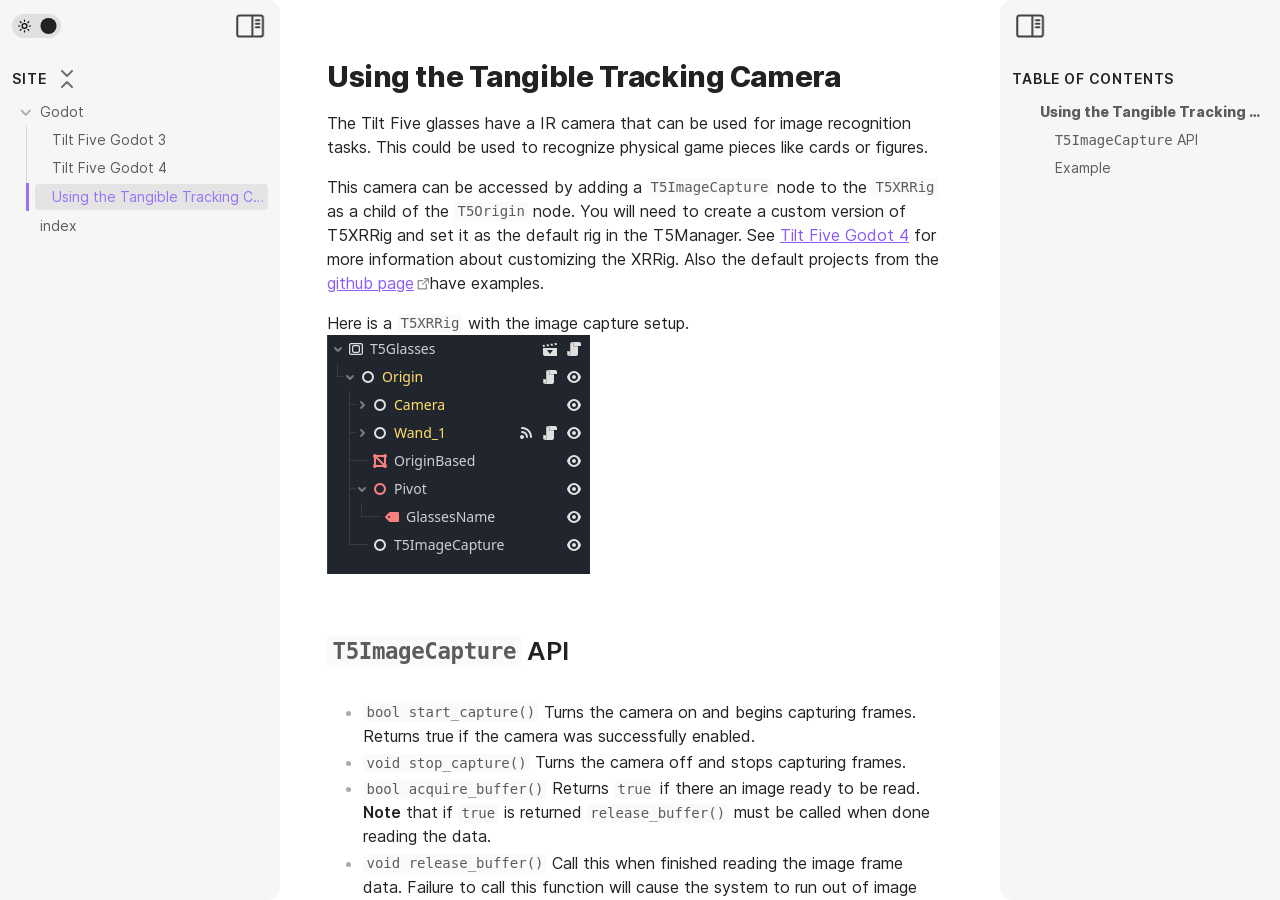
<file: godot/using-the-tangible-tracking-camera.html>
<!DOCTYPE html> <html><head>
		<title>Using the Tangible Tracking Camera</title>
		<base href="../">
		<meta id="root-path" root-path="../">
		<meta name="viewport" content="width=device-width, initial-scale=1.0, user-scalable=yes, minimum-scale=1.0, maximum-scale=5.0">
		<meta charset="UTF-8">
		<meta name="description" content="Site - Using the Tangible Tracking Camera">
		<meta property="og:title" content="Using the Tangible Tracking Camera">
		<meta property="og:description" content="Site - Using the Tangible Tracking Camera">
		<meta property="og:type" content="website">
		<meta property="og:url" content="godot/using-the-tangible-tracking-camera.html">
		<meta property="og:image" content="godot\images\t5imagecapturescene.png">
		<meta property="og:site_name" content="Site">
		<link rel="alternate" type="application/rss+xml" title="RSS Feed" href="lib/rss.xml"><script async="" id="webpage-script" src="lib/scripts/webpage.js" onload="this.onload=null;this.setAttribute(&quot;loaded&quot;, &quot;true&quot;)"></script><link rel="icon" href="lib/media/favicon.png"><style>body{--line-width:40em;--line-width-adaptive:40em;--file-line-width:40em;--sidebar-width:min(20em, 80vw);--collapse-arrow-size:11px;--tree-horizontal-spacing:0.6em;--tree-vertical-spacing:0.6em;--sidebar-margin:12px}.sidebar{height:100%;min-width:calc(var(--sidebar-width) + var(--divider-width-hover));max-width:calc(var(--sidebar-width) + var(--divider-width-hover));font-size:14px;z-index:10;position:relative;overflow:hidden;transition:min-width ease-in-out,max-width ease-in-out;transition-duration:.2s;contain:size}.sidebar-left{left:0}.sidebar-right{right:0}.sidebar.is-collapsed{min-width:0;max-width:0}body.floating-sidebars .sidebar{position:absolute}.sidebar-content{height:100%;min-width:calc(var(--sidebar-width) - var(--divider-width-hover));top:0;padding:var(--sidebar-margin);padding-top:4em;line-height:var(--line-height-tight);background-color:var(--background-secondary);transition:background-color,border-right,border-left,box-shadow;transition-duration:var(--color-fade-speed);transition-timing-function:ease-in-out;position:absolute;display:flex;flex-direction:column}.sidebar:not(.is-collapsed) .sidebar-content{min-width:calc(max(100%,var(--sidebar-width)) - 3px);max-width:calc(max(100%,var(--sidebar-width)) - 3px)}.sidebar-left .sidebar-content{left:0;border-top-right-radius:var(--radius-l);border-bottom-right-radius:var(--radius-l)}.sidebar-right .sidebar-content{right:0;border-top-left-radius:var(--radius-l);border-bottom-left-radius:var(--radius-l)}.sidebar:has(.sidebar-content:empty):has(.topbar-content:empty){display:none}.sidebar-topbar{height:2em;width:var(--sidebar-width);top:var(--sidebar-margin);padding-inline:var(--sidebar-margin);z-index:1;position:fixed;display:flex;align-items:center;transition:width ease-in-out;transition-duration:inherit}.sidebar.is-collapsed .sidebar-topbar{width:calc(2.3em + var(--sidebar-margin) * 2)}.sidebar .sidebar-topbar.is-collapsed{width:0}.sidebar-left .sidebar-topbar{left:0}.sidebar-right .sidebar-topbar{right:0}.topbar-content{overflow:hidden;overflow:clip;width:100%;height:100%;display:flex;align-items:center;transition:inherit}.sidebar.is-collapsed .topbar-content{width:0;transition:inherit}.clickable-icon.sidebar-collapse-icon{background-color:transparent;color:var(--icon-color-focused);padding:0!important;margin:0!important;height:100%!important;width:2.3em!important;margin-inline:0.14em!important;position:absolute}.sidebar-left .clickable-icon.sidebar-collapse-icon{transform:rotateY(180deg);right:var(--sidebar-margin)}.sidebar-right .clickable-icon.sidebar-collapse-icon{transform:rotateY(180deg);left:var(--sidebar-margin)}.clickable-icon.sidebar-collapse-icon svg.svg-icon{width:100%;height:100%}.sidebar-section-header{margin:0 0 1em 0;text-transform:uppercase;letter-spacing:.06em;font-weight:600}body{transition:background-color var(--color-fade-speed) ease-in-out}.webpage-container{display:flex;flex-direction:row;height:100%;width:100%;align-items:stretch;justify-content:center}.document-container{opacity:1;flex-basis:100%;max-width:100%;width:100%;height:100%;display:flex;flex-direction:column;align-items:center;transition:opacity .2s ease-in-out;contain:inline-size}.hide{opacity:0;transition:opacity .2s ease-in-out}.document-container>.markdown-preview-view{margin:var(--sidebar-margin);margin-bottom:0;width:100%;width:-webkit-fill-available;width:-moz-available;width:fill-available;background-color:var(--background-primary);transition:background-color var(--color-fade-speed) ease-in-out;border-top-right-radius:var(--window-radius,var(--radius-m));border-top-left-radius:var(--window-radius,var(--radius-m));overflow-x:hidden!important;overflow-y:auto!important;display:flex!important;flex-direction:column!important;align-items:center!important;contain:inline-size}.document-container>.markdown-preview-view>.markdown-preview-sizer{padding-bottom:80vh!important;width:100%!important;max-width:var(--line-width)!important;flex-basis:var(--line-width)!important;transition:background-color var(--color-fade-speed) ease-in-out;contain:inline-size}.markdown-rendered img:not([width]),.view-content img:not([width]){max-width:100%;outline:0}.document-container>.view-content.embed{display:flex;padding:1em;height:100%;width:100%;align-items:center;justify-content:center}.document-container>.view-content.embed>*{max-width:100%;max-height:100%;object-fit:contain}:has(> :is(.math,table)){overflow-x:auto!important}.document-container>.view-content{overflow-x:auto;contain:content;padding:0;margin:0;height:100%}.scroll-highlight{position:absolute;width:100%;height:100%;pointer-events:none;z-index:1000;background-color:hsla(var(--color-accent-hsl),.25);opacity:0;padding:1em;inset:50%;translate:-50% -50%;border-radius:var(--radius-s)}</style><script defer="">async function loadIncludes(){if("file:"!=location.protocol){let e=document.querySelectorAll("include");for(let t=0;t<e.length;t++){let o=e[t],l=o.getAttribute("src");try{const e=await fetch(l);if(!e.ok){console.log("Could not include file: "+l),o?.remove();continue}let t=await e.text(),n=document.createRange().createContextualFragment(t),i=Array.from(n.children);for(let e of i)e.classList.add("hide"),e.style.transition="opacity 0.5s ease-in-out",setTimeout((()=>{e.classList.remove("hide")}),10);o.before(n),o.remove(),console.log("Included file: "+l)}catch(e){o?.remove(),console.log("Could not include file: "+l,e);continue}}}else{if(document.querySelectorAll("include").length>0){var e=document.createElement("div");e.id="error",e.textContent="Web server exports must be hosted on an http / web server to be viewed correctly.",e.style.position="fixed",e.style.top="50%",e.style.left="50%",e.style.transform="translate(-50%, -50%)",e.style.fontSize="1.5em",e.style.fontWeight="bold",e.style.textAlign="center",document.body.appendChild(e),document.querySelector(".document-container")?.classList.remove("hide")}}}document.addEventListener("DOMContentLoaded",(()=>{loadIncludes()}));let isFileProtocol="file:"==location.protocol;function waitLoadScripts(e,t){let o=e.map((e=>document.getElementById(e+"-script"))),l=0;!function e(){let n=o[l];l++,n&&"true"!=n.getAttribute("loaded")||l<o.length&&e(),l<o.length?n.addEventListener("load",e):t()}()}</script><link rel="stylesheet" href="lib/styles/obsidian.css"><link rel="preload" href="lib/styles/global-variable-styles.css" as="style" onload="this.onload=null;this.rel='stylesheet'"><noscript><link rel="stylesheet" href="lib/styles/global-variable-styles.css"></noscript><link rel="preload" href="lib/styles/main-styles.css" as="style" onload="this.onload=null;this.rel='stylesheet'"><noscript><link rel="stylesheet" href="lib/styles/main-styles.css"></noscript></head><body class="publish css-settings-manager theme-dark show-inline-title"><script defer="">let theme=localStorage.getItem("theme")||(window.matchMedia("(prefers-color-scheme: dark)").matches?"dark":"light");"dark"==theme?(document.body.classList.add("theme-dark"),document.body.classList.remove("theme-light")):(document.body.classList.add("theme-light"),document.body.classList.remove("theme-dark")),window.innerWidth<480?document.body.classList.add("is-phone"):window.innerWidth<768?document.body.classList.add("is-tablet"):window.innerWidth<1024?document.body.classList.add("is-small-screen"):document.body.classList.add("is-large-screen")</script><div class="webpage-container workspace"><div class="sidebar-left sidebar"><div class="sidebar-handle"></div><div class="sidebar-topbar"><div class="topbar-content"><label class="theme-toggle-container" for="theme_toggle"><input class="theme-toggle-input" type="checkbox" id="theme_toggle"><div class="toggle-background"></div></label></div><div class="clickable-icon sidebar-collapse-icon"><svg xmlns="http://www.w3.org/2000/svg" width="100%" height="100%" viewBox="0 0 24 24" fill="none" stroke="currentColor" stroke-width="3" stroke-linecap="round" stroke-linejoin="round" class="svg-icon"><path d="M21 3H3C1.89543 3 1 3.89543 1 5V19C1 20.1046 1.89543 21 3 21H21C22.1046 21 23 20.1046 23 19V5C23 3.89543 22.1046 3 21 3Z"></path><path d="M10 4V20"></path><path d="M4 7H7"></path><path d="M4 10H7"></path><path d="M4 13H7"></path></svg></div></div><div class="sidebar-content"><include src="lib/html/file-tree.html"></include></div><script defer="">let ls = document.querySelector(".sidebar-left"); ls.classList.add("is-collapsed"); if (window.innerWidth > 768) ls.classList.remove("is-collapsed"); ls.style.setProperty("--sidebar-width", localStorage.getItem("sidebar-left-width"));</script></div><div class="document-container markdown-reading-view hide"><div class="markdown-preview-view markdown-rendered allow-fold-headings allow-fold-lists is-readable-line-width"><style id="MJX-CHTML-styles"></style><div class="markdown-preview-sizer markdown-preview-section"><h1 class="page-title heading inline-title" id="Using the Tangible Tracking Camera">Using the Tangible Tracking Camera</h1><div><p>The Tilt Five glasses have a IR camera that can be used for image recognition tasks. This could be used to recognize physical game pieces like cards or figures.</p></div><div><p>This camera can be accessed by adding a <code>T5ImageCapture</code> node to the <code>T5XRRig</code> as a child of the <code>T5Origin</code> node.  You will need to create a custom version of T5XRRig and set it as the default rig in the T5Manager. See <a data-href="Tilt Five Godot 4" href="godot/tilt-five-godot-4.html" class="internal-link" target="_self" rel="noopener">Tilt Five Godot 4</a> for more information about customizing the XRRig. Also the default projects from the <a data-tooltip-position="top" aria-label="https://github.com/patrickdown/TiltFiveGodot4" rel="noopener" class="external-link" href="https://github.com/patrickdown/TiltFiveGodot4" target="_blank">github page</a>have examples.</p></div><div><p>Here is a <code>T5XRRig</code> with the image capture setup.<br>
<span alt="T5ImageCaptureScene.png" src="T5ImageCaptureScene.png" class="internal-embed media-embed image-embed is-loaded"><img alt="T5ImageCaptureScene.png" src="godot/images/t5imagecapturescene.png"></span></p></div><div class="heading-wrapper"><h2 data-heading="`T5ImageCapture` API" class="heading" id="`T5ImageCapture`_API"><div class="heading-collapse-indicator collapse-indicator collapse-icon"><svg xmlns="http://www.w3.org/2000/svg" width="24" height="24" viewBox="0 0 24 24" fill="none" stroke="currentColor" stroke-width="2" stroke-linecap="round" stroke-linejoin="round" class="svg-icon right-triangle"><path d="M3 8L12 17L21 8"></path></svg></div><code>T5ImageCapture</code> API</h2><div class="heading-children"><div><ul>
<li data-line="0"><code>bool start_capture()</code> Turns the camera on and begins capturing frames. Returns true if the camera was successfully enabled.</li>
<li data-line="1"><code>void stop_capture()</code> Turns the camera off and stops capturing frames.</li>
<li data-line="2"><code>bool acquire_buffer()</code> Returns <code>true</code> if there an image ready to be read. <strong>Note</strong> that if <code>true</code> is returned <code>release_buffer()</code> must be called when done reading the data.</li>
<li data-line="3"><code>void release_buffer()</code> Call this when finished reading the image frame data. Failure to call this function will cause the system to run out of image buffers and stop receiving camera data.&nbsp;</li>
<li data-line="4"><code>Vector2i get_image_size()</code> the height and width of the image in pixels.</li>
<li data-line="5"><code>PackedByteArray get_image_data()</code> get the byte array containing the image data. The image is a 8 bit per pixel gray scale image. The size of the buffer should be height X width bytes. </li>
<li data-line="6"><code>Transform3D get_camera_transform()</code> This is the pose of the camera when the image was captured. The pose is relative to the <code>T5Origin</code> node. To obtain the pose in world coordinates use the <code>global_transform</code> of the <code>T5ImageCapture</code> node.</li>
</ul></div></div></div><div class="heading-wrapper"><h2 data-heading="Example" class="heading" id="Example"><div class="heading-collapse-indicator collapse-indicator collapse-icon"><svg xmlns="http://www.w3.org/2000/svg" width="24" height="24" viewBox="0 0 24 24" fill="none" stroke="currentColor" stroke-width="2" stroke-linecap="round" stroke-linejoin="round" class="svg-icon right-triangle"><path d="M3 8L12 17L21 8"></path></svg></div>Example</h2><div class="heading-children"><div><p>Here is example code using the API. Notice that it's using <code>Image.FORMAT_R8</code> because the image is single channel.  </p></div><div><pre class="language-gdscript" tabindex="0"><code class="language-gdscript is-loaded"><span class="token keyword">extends</span> <span class="token class-name">Node3D</span>

<span class="token keyword">var</span> image_capture<span class="token punctuation">:</span> <span class="token class-name">T5ImageCapture</span>
<span class="token keyword">var</span> is_capturing <span class="token operator">:=</span> <span class="token boolean">false</span>
<span class="token keyword">var</span> image_size<span class="token punctuation">:</span> <span class="token class-name">Vector2i</span>
<span class="token keyword">var</span> camera_image<span class="token punctuation">:</span> <span class="token class-name">Image</span>
@<span class="token keyword">onready</span> <span class="token keyword">var</span> camera_view<span class="token punctuation">:</span> <span class="token class-name">TextureRect</span> <span class="token operator">=</span> <span class="token variable">$ScreenUI</span><span class="token operator">/</span>CameraView

<span class="token comment"># Grab the T5ImageCapture out of the xr rig</span>
<span class="token keyword">func</span> <span class="token function">_on_t_5_manager_xr_rig_was_added</span><span class="token punctuation">(</span>xr_rig<span class="token punctuation">:</span> <span class="token class-name">T5XRRig</span><span class="token punctuation">)</span><span class="token punctuation">:</span>
	<span class="token keyword">var</span> new_image_capture <span class="token operator">=</span> xr_rig<span class="token punctuation">.</span><span class="token function">get_image_capture</span><span class="token punctuation">(</span><span class="token punctuation">)</span>
	<span class="token keyword">if</span> <span class="token keyword">not</span> image_capture <span class="token keyword">and</span> new_image_capture<span class="token punctuation">:</span>
		image_capture <span class="token operator">=</span> new_image_capture
	
<span class="token keyword">func</span> <span class="token function">_on_t_5_manager_xr_rig_will_be_removed</span><span class="token punctuation">(</span>xr_rig<span class="token punctuation">)</span><span class="token punctuation">:</span>
	<span class="token keyword">var</span> old_image_capture <span class="token operator">=</span> xr_rig<span class="token punctuation">.</span><span class="token function">get_image_capture</span><span class="token punctuation">(</span><span class="token punctuation">)</span>
	<span class="token keyword">if</span> image_capture <span class="token keyword">and</span> image_capture <span class="token operator">==</span> old_image_capture<span class="token punctuation">:</span>
		<span class="token keyword">if</span> is_capturing<span class="token punctuation">:</span>
			image_capture<span class="token punctuation">.</span><span class="token function">stop_capture</span><span class="token punctuation">(</span><span class="token punctuation">)</span>
			is_capturing <span class="token operator">=</span> <span class="token boolean">false</span>
		camera_view<span class="token punctuation">.</span>visible <span class="token operator">=</span> <span class="token boolean">false</span>
		image_capture <span class="token operator">=</span> <span class="token keyword">null</span>

<span class="token comment"># Toggle the camera on and off</span>
<span class="token keyword">func</span> <span class="token function">_input</span><span class="token punctuation">(</span>event<span class="token punctuation">)</span><span class="token punctuation">:</span>
	<span class="token keyword">if</span> image_capture <span class="token operator">==</span> <span class="token keyword">null</span><span class="token punctuation">:</span>
		<span class="token keyword">return</span>
	<span class="token keyword">if</span> <span class="token keyword">not</span> event<span class="token punctuation">.</span><span class="token function">is_action_pressed</span><span class="token punctuation">(</span><span class="token string">"toggle_camera"</span><span class="token punctuation">)</span><span class="token punctuation">:</span>
		<span class="token keyword">return</span>
	<span class="token keyword">if</span> <span class="token keyword">not</span> is_capturing <span class="token keyword">and</span> image_capture<span class="token punctuation">.</span><span class="token function">start_capture</span><span class="token punctuation">(</span><span class="token punctuation">)</span><span class="token punctuation">:</span>
		is_capturing <span class="token operator">=</span> <span class="token boolean">true</span>
		camera_view<span class="token punctuation">.</span>visible <span class="token operator">=</span> <span class="token boolean">true</span>
	<span class="token keyword">else</span><span class="token punctuation">:</span>
		image_capture<span class="token punctuation">.</span><span class="token function">stop_capture</span><span class="token punctuation">(</span><span class="token punctuation">)</span>
		is_capturing <span class="token operator">=</span> <span class="token boolean">false</span>
		camera_view<span class="token punctuation">.</span>visible <span class="token operator">=</span> <span class="token boolean">false</span>

<span class="token keyword">func</span> <span class="token function">_process</span><span class="token punctuation">(</span>_delta<span class="token punctuation">)</span><span class="token punctuation">:</span>
	<span class="token keyword">if</span> <span class="token keyword">not</span> is_capturing<span class="token punctuation">:</span>
		<span class="token keyword">return</span>
	<span class="token comment"># Test to see if a image buffer is available</span>
	<span class="token keyword">if</span> image_capture<span class="token punctuation">.</span><span class="token function">acquire_buffer</span><span class="token punctuation">(</span><span class="token punctuation">)</span><span class="token punctuation">:</span>
		<span class="token comment"># get the image data</span>
		<span class="token keyword">var</span> buffer <span class="token operator">:=</span> image_capture<span class="token punctuation">.</span><span class="token function">get_image_data</span><span class="token punctuation">(</span><span class="token punctuation">)</span>
		<span class="token comment"># Get the size</span>
		<span class="token keyword">var</span> new_size <span class="token operator">=</span> image_capture<span class="token punctuation">.</span><span class="token function">get_image_size</span><span class="token punctuation">(</span><span class="token punctuation">)</span>
		<span class="token comment"># If is the first time or the size has changed</span>
		<span class="token keyword">if</span> camera_image <span class="token operator">==</span> <span class="token keyword">null</span> <span class="token keyword">or</span> image_size <span class="token operator">!=</span> new_size<span class="token punctuation">:</span>
			image_size <span class="token operator">=</span> new_size
			camera_image <span class="token operator">=</span> Image<span class="token punctuation">.</span><span class="token function">create_from_data</span><span class="token punctuation">(</span>image_size<span class="token punctuation">.</span>x<span class="token punctuation">,</span> image_size<span class="token punctuation">.</span>y<span class="token punctuation">,</span> <span class="token boolean">false</span><span class="token punctuation">,</span> Image<span class="token punctuation">.</span><span class="token constant">FORMAT_R8</span><span class="token punctuation">,</span> buffer<span class="token punctuation">)</span>
			camera_view<span class="token punctuation">.</span>texture <span class="token operator">=</span> ImageTexture<span class="token punctuation">.</span><span class="token function">create_from_image</span><span class="token punctuation">(</span>camera_image<span class="token punctuation">)</span>
		<span class="token keyword">else</span><span class="token punctuation">:</span>
			camera_image<span class="token punctuation">.</span><span class="token function">set_data</span><span class="token punctuation">(</span>image_size<span class="token punctuation">.</span>x<span class="token punctuation">,</span> image_size<span class="token punctuation">.</span>y<span class="token punctuation">,</span> <span class="token boolean">false</span><span class="token punctuation">,</span> Image<span class="token punctuation">.</span><span class="token constant">FORMAT_R8</span><span class="token punctuation">,</span> buffer<span class="token punctuation">)</span>
			camera_view<span class="token punctuation">.</span>texture<span class="token punctuation">.</span><span class="token function">update</span><span class="token punctuation">(</span>camera_image<span class="token punctuation">)</span>
		image_capture<span class="token punctuation">.</span><span class="token function">release_buffer</span><span class="token punctuation">(</span><span class="token punctuation">)</span>

</code><button class="copy-code-button">Copy</button></pre></div><div class="mod-footer"></div></div></div></div></div></div><div class="sidebar-right sidebar"><div class="sidebar-handle"></div><div class="sidebar-topbar"><div class="topbar-content"></div><div class="clickable-icon sidebar-collapse-icon"><svg xmlns="http://www.w3.org/2000/svg" width="100%" height="100%" viewBox="0 0 24 24" fill="none" stroke="currentColor" stroke-width="3" stroke-linecap="round" stroke-linejoin="round" class="svg-icon"><path d="M21 3H3C1.89543 3 1 3.89543 1 5V19C1 20.1046 1.89543 21 3 21H21C22.1046 21 23 20.1046 23 19V5C23 3.89543 22.1046 3 21 3Z"></path><path d="M10 4V20"></path><path d="M4 7H7"></path><path d="M4 10H7"></path><path d="M4 13H7"></path></svg></div></div><div class="sidebar-content"><div class="tree-container mod-root nav-folder tree-item outline-tree" data-depth="0"><div class="tree-header"><span class="sidebar-section-header">Table Of Contents</span><button class="clickable-icon collapse-tree-button" aria-label="Collapse All"><svg xmlns="http://www.w3.org/2000/svg" width="24" height="24" viewBox="0 0 24 24" fill="none" stroke="currentColor" stroke-width="2" stroke-linecap="round" stroke-linejoin="round"></svg></button></div><div class="tree-scroll-area tree-item-children nav-folder-children"><div class="tree-item mod-tree-folder nav-folder mod-collapsible is-collapsed" style="display: none;"></div><div class="tree-item" data-depth="1"><a class="tree-link" href="godot\using-the-tangible-tracking-camera.html#Using the Tangible Tracking Camera"><div class="tree-item-contents heading-link" heading-name="Using the Tangible Tracking Camera"><span class="tree-item-title">Using the Tangible Tracking Camera</span></div></a><div class="tree-item-children nav-folder-children"><div class="tree-item" data-depth="2"><a class="tree-link" href="godot\using-the-tangible-tracking-camera.html#`T5ImageCapture`_API"><div class="tree-item-contents heading-link" heading-name="`T5ImageCapture` API"><span class="tree-item-title"><code>T5ImageCapture</code> API</span></div></a><div class="tree-item-children nav-folder-children"></div></div><div class="tree-item" data-depth="2"><a class="tree-link" href="godot\using-the-tangible-tracking-camera.html#Example"><div class="tree-item-contents heading-link" heading-name="Example"><span class="tree-item-title">Example</span></div></a><div class="tree-item-children nav-folder-children"></div></div></div></div></div></div></div><script defer="">let rs = document.querySelector(".sidebar-right"); rs.classList.add("is-collapsed"); if (window.innerWidth > 768) rs.classList.remove("is-collapsed"); rs.style.setProperty("--sidebar-width", localStorage.getItem("sidebar-right-width"));</script></div></div></body></html>
</file>
<file: lib/styles/obsidian.css>
:root{--highlight-bg-color:rgba(180, 0, 170, 1);--highlight-selected-bg-color:rgba(0, 100, 0, 1)}:root{--annotation-unfocused-field-background:url("data:image/svg+xml; charset=UTF-8,<svg width='1px' height='1px' xmlns='http://www.w3.org/2000/svg'><rect width='100%' height='100%' style='fill:rgba(0, 54, 255, 0.13); '/></svg>");--input-focus-border-color:Highlight;--input-focus-outline:1px solid Canvas;--input-unfocused-border-color:transparent;--input-disabled-border-color:transparent;--input-hover-border-color:black;--link-outline:none}:root{--xfa-unfocused-field-background:url("data:image/svg+xml; charset=UTF-8,<svg width='1px' height='1px' xmlns='http://www.w3.org/2000/svg'><rect width='100%' height='100%' style='fill:rgba(0, 54, 255, 0.13); '/></svg>");--xfa-focus-outline:auto}:root{--viewer-container-height:0;--pdfViewer-padding-bottom:0;--page-margin:1px auto -8px;--page-border:9px solid transparent;--spreadHorizontalWrapped-margin-LR:-3.5px;--loading-icon-delay:400ms}[data-main-rotation="90"]{transform:rotate(90deg) translateY(-100%)}[data-main-rotation="180"]{transform:rotate(180deg) translate(-100%,-100%)}[data-main-rotation="270"]{transform:rotate(270deg) translateX(-100%)}.hiddenCopyElement{position:absolute;top:0;left:0;width:0;height:0;display:none}.spread{margin-left:3.5px;margin-right:3.5px;text-align:center}.spread{white-space:nowrap}.spread .dummyPage,.spread .page{display:inline-block;vertical-align:middle}body{--anim-duration-none:0;--anim-duration-superfast:70ms;--anim-duration-fast:140ms;--anim-duration-moderate:300ms;--anim-duration-slow:560ms;--anim-motion-smooth:cubic-bezier(0.45, 0.05, 0.55, 0.95);--anim-motion-delay:cubic-bezier(0.65, 0.05, 0.36, 1);--anim-motion-jumpy:cubic-bezier(0.68, -0.55, 0.27, 1.55);--anim-motion-swing:cubic-bezier(0, 0.55, 0.45, 1);--blockquote-border-thickness:2px;--blockquote-border-color:var(--interactive-accent);--blockquote-font-style:normal;--blockquote-color:inherit;--blockquote-background-color:transparent;--bold-weight:var(--font-semibold);--bold-color:inherit;--border-width:1px;--button-radius:var(--input-radius);--callout-border-width:0px;--callout-border-opacity:0.25;--callout-padding:var(--size-4-3) var(--size-4-3) var(--size-4-3) var(--size-4-6);--callout-radius:var(--radius-s);--callout-blend-mode:var(--highlight-mix-blend-mode);--callout-title-color:inherit;--callout-title-padding:0;--callout-title-size:inherit;--callout-content-padding:0;--callout-content-background:transparent;--callout-bug:var(--color-red-rgb);--callout-default:var(--color-blue-rgb);--callout-error:var(--color-red-rgb);--callout-example:var(--color-purple-rgb);--callout-fail:var(--color-red-rgb);--callout-important:var(--color-cyan-rgb);--callout-info:var(--color-blue-rgb);--callout-question:var(--color-orange-rgb);--callout-success:var(--color-green-rgb);--callout-summary:var(--color-cyan-rgb);--callout-tip:var(--color-cyan-rgb);--callout-todo:var(--color-blue-rgb);--callout-warning:var(--color-orange-rgb);--callout-quote:158,158,158;--canvas-background:var(--background-primary);--canvas-card-label-color:var(--text-faint);--canvas-color-1:var(--color-red-rgb);--canvas-color-2:var(--color-orange-rgb);--canvas-color-3:var(--color-yellow-rgb);--canvas-color-4:var(--color-green-rgb);--canvas-color-5:var(--color-cyan-rgb);--canvas-color-6:var(--color-purple-rgb);--canvas-dot-pattern:var(--color-base-30);--checkbox-radius:var(--radius-s);--checkbox-size:var(--font-text-size);--checkbox-marker-color:var(--background-primary);--checkbox-color:var(--interactive-accent);--checkbox-color-hover:var(--interactive-accent-hover);--checkbox-border-color:var(--text-faint);--checkbox-border-color-hover:var(--text-muted);--checkbox-margin-inline-start:0.85em;--checklist-done-decoration:line-through;--checklist-done-color:var(--text-muted);--code-white-space:pre-wrap;--code-radius:var(--radius-s);--code-size:var(--font-smaller);--code-background:var(--background-primary-alt);--code-normal:var(--text-muted);--code-comment:var(--text-faint);--code-function:var(--color-yellow);--code-important:var(--color-orange);--code-keyword:var(--color-pink);--code-operator:var(--color-red);--code-property:var(--color-cyan);--code-punctuation:var(--text-muted);--code-string:var(--color-green);--code-tag:var(--color-red);--code-value:var(--color-purple);--collapse-icon-color:var(--text-faint);--collapse-icon-color-collapsed:var(--text-accent);--cursor:default;--cursor-link:pointer;--dialog-width:560px;--dialog-max-width:80vw;--dialog-max-height:85vh;--divider-color:var(--background-modifier-border);--divider-color-hover:var(--interactive-accent);--divider-width:1px;--divider-width-hover:3px;--divider-vertical-height:calc(100% - var(--header-height));--drag-ghost-background:rgba(0, 0, 0, 0.85);--drag-ghost-text-color:#fff;--embed-max-height:4000px;--embed-canvas-max-height:400px;--embed-background:inherit;--embed-border-left:2px solid var(--interactive-accent);--embed-border-right:none;--embed-border-top:none;--embed-border-bottom:none;--embed-padding:0 0 0 var(--size-4-6);--embed-font-style:inherit;--embed-block-shadow-hover:0 0 0 1px var(--background-modifier-border),inset 0 0 0 1px var(--background-modifier-border);--file-line-width:700px;--file-folding-offset:24px;--file-margins:var(--size-4-8);--file-header-font-size:var(--font-ui-small);--file-header-font-weight:400;--file-header-border:var(--border-width) solid transparent;--file-header-justify:center;--font-smallest:0.8em;--font-smaller:0.875em;--font-small:0.933em;--font-ui-smaller:12px;--font-ui-small:13px;--font-ui-medium:15px;--font-ui-large:20px;--font-thin:100;--font-extralight:200;--font-light:300;--font-normal:400;--font-medium:500;--font-semibold:600;--font-bold:700;--font-extrabold:800;--font-black:900;--footnote-size:var(--font-smaller);--graph-controls-width:240px;--graph-text:var(--text-normal);--graph-line:var(--color-base-35, var(--background-modifier-border-focus));--graph-node:var(--text-muted);--graph-node-unresolved:var(--text-faint);--graph-node-focused:var(--text-accent);--graph-node-tag:var(--color-green);--graph-node-attachment:var(--color-yellow);--heading-formatting:var(--text-faint);--heading-spacing:calc(var(--p-spacing) * 2.5);--h1-color:inherit;--h2-color:inherit;--h3-color:inherit;--h4-color:inherit;--h5-color:inherit;--h6-color:inherit;--h1-font:inherit;--h2-font:inherit;--h3-font:inherit;--h4-font:inherit;--h5-font:inherit;--h6-font:inherit;--h1-line-height:1.2;--h2-line-height:1.2;--h3-line-height:1.3;--h4-line-height:1.4;--h5-line-height:var(--line-height-normal);--h6-line-height:var(--line-height-normal);--h1-size:1.802em;--h2-size:1.602em;--h3-size:1.424em;--h4-size:1.266em;--h5-size:1.125em;--h6-size:1em;--h1-style:normal;--h2-style:normal;--h3-style:normal;--h4-style:normal;--h5-style:normal;--h6-style:normal;--h1-variant:normal;--h2-variant:normal;--h3-variant:normal;--h4-variant:normal;--h5-variant:normal;--h6-variant:normal;--h1-weight:700;--h2-weight:600;--h3-weight:600;--h4-weight:600;--h5-weight:600;--h6-weight:600;--header-height:40px;--hr-color:var(--background-modifier-border);--hr-thickness:2px;--icon-size:var(--icon-m);--icon-stroke:var(--icon-m-stroke-width);--icon-xs:14px;--icon-s:16px;--icon-m:18px;--icon-l:18px;--icon-xl:32px;--icon-xs-stroke-width:2px;--icon-s-stroke-width:2px;--icon-m-stroke-width:1.75px;--icon-l-stroke-width:1.75px;--icon-xl-stroke-width:1.25px;--icon-color:var(--text-muted);--icon-color-hover:var(--text-muted);--icon-color-active:var(--text-accent);--icon-color-focused:var(--text-normal);--icon-opacity:0.85;--icon-opacity-hover:1;--icon-opacity-active:1;--clickable-icon-radius:var(--radius-s);--indentation-guide-width:1px;--indentation-guide-width-active:1px;--indentation-guide-color:rgba(var(--mono-rgb-100), 0.12);--indentation-guide-color-active:rgba(var(--mono-rgb-100), 0.3);--indentation-guide-editing-indent:0.85em;--indentation-guide-reading-indent:-0.85em;--indentation-guide-source-indent:0.25em;--inline-title-color:var(--h1-color);--inline-title-font:var(--h1-font);--inline-title-line-height:var(--h1-line-height);--inline-title-size:var(--h1-size);--inline-title-style:var(--h1-style);--inline-title-variant:var(--h1-variant);--inline-title-weight:var(--h1-weight);--inline-title-margin-bottom:0.5em;--input-height:30px;--input-radius:5px;--input-font-weight:var(--font-normal);--input-border-width:1px;--italic-color:inherit;--italic-weight:inherit;--layer-cover:5;--layer-sidedock:10;--layer-status-bar:15;--layer-popover:30;--layer-slides:45;--layer-modal:50;--layer-notice:60;--layer-menu:65;--layer-tooltip:70;--layer-dragged-item:80;--line-height-normal:1.5;--line-height-tight:1.3;--link-color:var(--text-accent);--link-color-hover:var(--text-accent-hover);--link-decoration:underline;--link-decoration-hover:underline;--link-decoration-thickness:auto;--link-external-color:var(--text-accent);--link-external-color-hover:var(--text-accent-hover);--link-external-decoration:underline;--link-external-decoration-hover:underline;--link-external-filter:none;--link-unresolved-color:var(--text-accent);--link-unresolved-opacity:0.7;--link-unresolved-filter:none;--link-unresolved-decoration-style:solid;--link-unresolved-decoration-color:hsla(var(--interactive-accent-hsl), 0.3);--list-indent:2.25em;--list-indent-editing:0.75em;--list-indent-source:0;--list-spacing:0.075em;--list-marker-color:var(--text-faint);--list-marker-color-hover:var(--text-muted);--list-marker-color-collapsed:var(--text-accent);--list-bullet-border:none;--list-bullet-radius:50%;--list-bullet-size:0.3em;--list-bullet-transform:none;--list-numbered-style:decimal;--nav-item-size:var(--font-ui-small);--nav-item-color:var(--text-muted);--nav-item-color-hover:var(--text-normal);--nav-item-color-active:var(--text-normal);--nav-item-color-selected:var(--text-normal);--nav-item-color-highlighted:var(--text-accent-hover);--nav-item-background-hover:var(--background-modifier-hover);--nav-item-background-active:var(--background-modifier-hover);--nav-item-background-selected:hsla(var(--color-accent-hsl), 0.15);--nav-item-padding:var(--size-4-1) var(--size-4-2) var(--size-4-1) var(--size-4-6);--nav-item-parent-padding:var(--nav-item-padding);--nav-item-children-padding-left:var(--size-2-2);--nav-item-children-margin-left:var(--size-4-3);--nav-item-weight:inherit;--nav-item-weight-hover:inherit;--nav-item-weight-active:inherit;--nav-item-white-space:nowrap;--nav-indentation-guide-width:var(--indentation-guide-width);--nav-indentation-guide-color:var(--indentation-guide-color);--nav-collapse-icon-color:var(--collapse-icon-color);--nav-collapse-icon-color-collapsed:var(--text-faint);--nav-heading-color:var(--text-normal);--nav-heading-color-hover:var(--text-normal);--nav-heading-color-collapsed:var(--text-faint);--nav-heading-color-collapsed-hover:var(--text-muted);--nav-heading-weight:var(--font-medium);--nav-heading-weight-hover:var(--font-medium);--metadata-background:transparent;--metadata-display-reading:block;--metadata-display-editing:block;--metadata-max-width:none;--metadata-padding:var(--size-4-2) 0;--metadata-border-color:var(--background-modifier-border);--metadata-border-radius:0;--metadata-border-width:0;--metadata-divider-color:var(--background-modifier-border);--metadata-divider-color-hover:transparent;--metadata-divider-color-focus:transparent;--metadata-divider-width:0;--metadata-gap:3px;--metadata-property-padding:0;--metadata-property-radius:6px;--metadata-property-background:transparent;--metadata-property-background-hover:transparent;--metadata-property-background-active:var(--background-modifier-hover);--metadata-label-background-hover:transparent;--metadata-label-background-active:var(--background-modifier-hover);--metadata-label-font-size:var(--font-smaller);--metadata-label-font-weight:inherit;--metadata-label-text-color:var(--text-muted);--metadata-label-text-color-hover:var(--text-muted);--metadata-label-width:9em;--metadata-input-height:calc(var(--font-text-size) * 1.75);--metadata-input-text-color:var(--text-normal);--metadata-input-font-size:var(--font-smaller);--metadata-input-background:transparent;--metadata-input-background-hover:transparent;--metadata-input-background-active:var(--background-modifier-hover);--metadata-sidebar-label-font-size:var(--font-ui-small);--metadata-sidebar-input-font-size:var(--font-ui-small);--modal-background:var(--background-primary);--modal-width:90vw;--modal-height:85vh;--modal-max-width:1100px;--modal-max-height:1000px;--modal-max-width-narrow:800px;--modal-border-width:var(--border-width);--modal-border-color:var(--color-base-40, var(--background-modifier-border-focus));--modal-radius:var(--radius-l);--modal-community-sidebar-width:280px;--pill-color:var(--text-muted);--pill-color-hover:var(--text-normal);--pill-color-remove:var(--text-faint);--pill-color-remove-hover:var(--text-accent);--pill-decoration:none;--pill-decoration-hover:none;--pill-background:transparent;--pill-background-hover:transparent;--pill-border-color:var(--background-modifier-border);--pill-border-color-hover:var(--background-modifier-border-hover);--pill-border-width:var(--border-width);--pill-padding-x:0.65em;--pill-padding-y:0.25em;--pill-radius:2em;--pill-weight:inherit;--p-spacing:1rem;--p-spacing-empty:0rem;--pdf-background:var(--background-primary);--pdf-page-background:var(--background-primary);--pdf-shadow:0 0 0 1px rgba(0, 0, 0, 0.05),0 2px 8px rgba(0, 0, 0, 0.1);--pdf-spread-shadow:0 0 0 1px rgba(0, 0, 0, 0.05);--pdf-sidebar-background:var(--background-primary);--pdf-thumbnail-shadow:0 0 0 1px rgba(0, 0, 0, 0.15),0 2px 8px rgba(0, 0, 0, 0.2);--popover-width:450px;--popover-height:400px;--popover-max-height:70vh;--popover-pdf-width:600px;--popover-pdf-height:800px;--popover-font-size:var(--font-text-size);--prompt-input-height:40px;--prompt-width:700px;--prompt-max-width:80vw;--prompt-max-height:70vh;--prompt-border-width:var(--border-width);--prompt-border-color:var(--color-base-40, var(--background-modifier-border-focus));--radius-s:4px;--radius-m:8px;--radius-l:12px;--radius-xl:16px;--ribbon-background:var(--background-secondary);--ribbon-background-collapsed:var(--background-primary);--ribbon-width:44px;--ribbon-padding:var(--size-4-2) var(--size-4-1) var(--size-4-3);--scrollbar-active-thumb-bg:rgba(var(--mono-rgb-100), 0.2);--scrollbar-bg:rgba(var(--mono-rgb-100), 0.05);--scrollbar-thumb-bg:rgba(var(--mono-rgb-100), 0.1);--search-clear-button-color:var(--text-muted);--search-clear-button-size:13px;--search-icon-color:var(--text-muted);--search-icon-size:18px;--search-result-background:var(--background-primary);--size-2-1:2px;--size-2-2:4px;--size-2-3:6px;--size-4-1:4px;--size-4-2:8px;--size-4-3:12px;--size-4-4:16px;--size-4-5:20px;--size-4-6:24px;--size-4-8:32px;--size-4-9:36px;--size-4-10:40px;--size-4-12:48px;--size-4-16:64px;--size-4-18:72px;--sidebar-markdown-font-size:calc(var(--font-text-size) * 0.9);--sidebar-tab-text-display:none;--slider-thumb-border-width:1px;--slider-thumb-border-color:var(--background-modifier-border-hover);--slider-thumb-height:18px;--slider-thumb-width:18px;--slider-thumb-y:-6px;--slider-thumb-radius:50%;--slider-s-thumb-size:15px;--slider-s-thumb-position:-5px;--slider-track-background:var(--background-modifier-border);--slider-track-height:3px;--status-bar-background:var(--background-secondary);--status-bar-border-color:var(--divider-color);--status-bar-border-width:1px 0 0 1px;--status-bar-font-size:var(--font-ui-smaller);--status-bar-text-color:var(--text-muted);--status-bar-position:fixed;--status-bar-radius:var(--radius-m) 0 0 0;--status-bar-scroll-padding:calc(var(--status-bar-font-size) + 18px);--sync-avatar-color-current-user:transparent;--sync-avatar-color-1:var(--color-red);--sync-avatar-color-2:var(--color-orange);--sync-avatar-color-3:var(--color-yellow);--sync-avatar-color-4:var(--color-green);--sync-avatar-color-5:var(--color-cyan);--sync-avatar-color-6:var(--color-blue);--sync-avatar-color-7:var(--color-purple);--sync-avatar-color-8:var(--color-pink);--swatch-radius:14px;--swatch-height:24px;--swatch-width:24px;--swatch-shadow:inset 0 0 0 1px rgba(var(--mono-rgb-100), 0.15);--tab-background-active:var(--background-primary);--tab-text-color:var(--text-faint);--tab-text-color-active:var(--text-muted);--tab-text-color-focused:var(--text-muted);--tab-text-color-focused-active:var(--text-muted);--tab-text-color-focused-highlighted:var(--text-accent);--tab-text-color-focused-active-current:var(--text-normal);--tab-font-size:var(--font-ui-small);--tab-font-weight:inherit;--tab-container-background:var(--background-secondary);--tab-divider-color:var(--background-modifier-border-hover);--tab-outline-color:var(--divider-color);--tab-outline-width:1px;--tab-curve:6px;--tab-radius:var(--radius-s);--tab-radius-active:6px 6px 0 0;--tab-width:200px;--tab-max-width:320px;--tab-stacked-pane-width:700px;--tab-stacked-header-width:var(--header-height);--tab-stacked-font-size:var(--font-ui-small);--tab-stacked-font-weight:400;--tab-stacked-text-align:left;--tab-stacked-text-transform:rotate(0deg);--tab-stacked-text-writing-mode:vertical-lr;--tab-stacked-shadow:-8px 0 8px 0 rgba(0, 0, 0, 0.05);--table-background:transparent;--table-border-width:1px;--table-border-color:var(--background-modifier-border);--table-white-space:break-spaces;--table-header-background:var(--table-background);--table-header-background-hover:inherit;--table-header-border-width:var(--table-border-width);--table-header-border-color:var(--table-border-color);--table-header-font:inherit;--table-header-size:var(--table-text-size);--table-header-weight:var(--bold-weight);--table-header-color:var(--text-normal);--table-line-height:var(--line-height-tight);--table-text-size:var(--font-text-size);--table-text-color:inherit;--table-column-min-width:6ch;--table-column-max-width:none;--table-column-alt-background:var(--table-background);--table-column-first-border-width:var(--table-border-width);--table-column-last-border-width:var(--table-border-width);--table-row-background-hover:var(--table-background);--table-row-alt-background:var(--table-background);--table-row-alt-background-hover:var(--table-background);--table-row-last-border-width:var(--table-border-width);--table-selection:hsla(var(--color-accent-hsl), 0.1);--table-selection-blend-mode:var(--highlight-mix-blend-mode);--table-selection-border-color:var(--interactive-accent);--table-selection-border-width:2px;--table-selection-border-radius:4px;--table-cell-vertical-alignment:top;--table-drag-handle-background:transparent;--table-drag-handle-background-active:var(--table-selection-border-color);--table-drag-handle-color:var(--text-faint);--table-drag-handle-color-active:var(--text-on-accent);--table-add-button-background:transparent;--table-add-button-border-width:var(--table-border-width);--table-add-button-border-color:var(--background-modifier-border);--tag-size:var(--font-smaller);--tag-color:var(--text-accent);--tag-color-hover:var(--text-accent);--tag-decoration:none;--tag-decoration-hover:none;--tag-background:hsla(var(--interactive-accent-hsl), 0.1);--tag-background-hover:hsla(var(--interactive-accent-hsl), 0.2);--tag-border-color:hsla(var(--interactive-accent-hsl), 0.15);--tag-border-color-hover:hsla(var(--interactive-accent-hsl), 0.15);--tag-border-width:0px;--tag-padding-x:0.65em;--tag-padding-y:0.25em;--tag-radius:2em;--tag-weight:inherit;--titlebar-background:var(--background-secondary);--titlebar-background-focused:var(--background-secondary-alt);--titlebar-border-width:0px;--titlebar-border-color:var(--background-modifier-border);--titlebar-text-color:var(--text-muted);--titlebar-text-color-focused:var(--text-normal);--titlebar-text-weight:var(--font-bold);--toggle-border-width:2px;--toggle-width:40px;--toggle-radius:18px;--toggle-thumb-color:white;--toggle-thumb-radius:18px;--toggle-thumb-height:18px;--toggle-thumb-width:18px;--toggle-s-border-width:2px;--toggle-s-width:34px;--toggle-s-thumb-height:15px;--toggle-s-thumb-width:15px;--vault-name-font-size:var(--font-ui-small);--vault-name-font-weight:var(--font-medium);--vault-name-color:var(--text-normal);--workspace-background-translucent:rgba(var(--mono-rgb-0), 0.6);--accent-h:258;--accent-s:88%;--accent-l:66%;--background-primary:var(--color-base-00);--background-primary-alt:var(--color-base-10);--background-secondary:var(--color-base-20);--background-modifier-hover:rgba(var(--mono-rgb-100), 0.075);--background-modifier-active-hover:hsla(var(--interactive-accent-hsl), 0.15);--background-modifier-border:var(--color-base-30);--background-modifier-border-hover:var(--color-base-35);--background-modifier-border-focus:var(--color-base-40);--background-modifier-error-rgb:var(--color-red-rgb);--background-modifier-error:var(--color-red);--background-modifier-error-hover:var(--color-red);--background-modifier-success-rgb:var(--color-green-rgb);--background-modifier-success:var(--color-green);--background-modifier-message:rgba(0, 0, 0, 0.9);--background-modifier-form-field:var(--color-base-00);--text-normal:var(--color-base-100);--text-muted:var(--color-base-70);--text-faint:var(--color-base-50);--text-on-accent:white;--text-on-accent-inverted:black;--text-error:var(--color-red);--text-warning:var(--color-orange);--text-success:var(--color-green);--text-selection:hsla(var(--color-accent-hsl), 0.2);--text-highlight-bg-rgb:255,208,0;--text-highlight-bg:rgba(var(--text-highlight-bg-rgb), 0.4);--text-accent:var(--color-accent);--text-accent-hover:var(--color-accent-2);--interactive-normal:var(--color-base-00);--interactive-hover:var(--color-base-10);--interactive-accent-hsl:var(--color-accent-hsl);--interactive-accent:var(--color-accent-1);--interactive-accent-hover:var(--color-accent-2)}.theme-light{color-scheme:light;--highlight-mix-blend-mode:darken;--mono-rgb-0:255,255,255;--mono-rgb-100:0,0,0;--color-red-rgb:233,49,71;--color-red:#e93147;--color-orange-rgb:236,117,0;--color-orange:#ec7500;--color-yellow-rgb:224,172,0;--color-yellow:#e0ac00;--color-green-rgb:8,185,78;--color-green:#08b94e;--color-cyan-rgb:0,191,188;--color-cyan:#00bfbc;--color-blue-rgb:8,109,221;--color-blue:#086ddd;--color-purple-rgb:120,82,238;--color-purple:#7852ee;--color-pink-rgb:213,57,132;--color-pink:#d53984;--color-base-00:#ffffff;--color-base-05:#fcfcfc;--color-base-10:#fafafa;--color-base-20:#f6f6f6;--color-base-25:#e3e3e3;--color-base-30:#e0e0e0;--color-base-35:#d4d4d4;--color-base-40:#bdbdbd;--color-base-50:#ababab;--color-base-60:#707070;--color-base-70:#5c5c5c;--color-base-100:#222222;--color-accent-hsl:var(--accent-h),var(--accent-s),var(--accent-l);--color-accent:hsl(var(--accent-h), var(--accent-s), var(--accent-l));--color-accent-1:hsl(calc(var(--accent-h) - 1), calc(var(--accent-s) * 1.01), calc(var(--accent-l) * 1.075));--color-accent-2:hsl(calc(var(--accent-h) - 3), calc(var(--accent-s) * 1.02), calc(var(--accent-l) * 1.15));--background-secondary-alt:var(--color-base-05);--background-modifier-box-shadow:rgba(0, 0, 0, 0.1);--background-modifier-cover:rgba(220, 220, 220, 0.4);--input-shadow:inset 0 0 0 1px rgba(0, 0, 0, 0.12),0 2px 3px 0 rgba(0,0,0,.05),0 1px 1.5px 0 rgba(0,0,0,.03),0 1px 2px 0 rgba(0,0,0,.04),0 0 0 0 transparent;--input-shadow-hover:inset 0 0 0 1px rgba(0, 0, 0, 0.17),0 2px 3px 0 rgba(0,0,0,.1),0 1px 1.5px 0 rgba(0,0,0,.03),0 1px 2px 0 rgba(0,0,0,.04),0 0 0 0 transparent;--shadow-s:0px 1px 2px rgba(0, 0, 0, 0.028),0px 3.4px 6.7px rgba(0, 0, 0, .042),0px 15px 30px rgba(0, 0, 0, .07);--shadow-l:0px 1.8px 7.3px rgba(0, 0, 0, 0.071),0px 6.3px 24.7px rgba(0, 0, 0, 0.112),0px 30px 90px rgba(0, 0, 0, 0.2)}.theme-dark{color-scheme:dark;--highlight-mix-blend-mode:lighten;--mono-rgb-0:0,0,0;--mono-rgb-100:255,255,255;--color-red-rgb:251,70,76;--color-red:#fb464c;--color-orange-rgb:233,151,63;--color-orange:#e9973f;--color-yellow-rgb:224,222,113;--color-yellow:#e0de71;--color-green-rgb:68,207,110;--color-green:#44cf6e;--color-cyan-rgb:83,223,221;--color-cyan:#53dfdd;--color-blue-rgb:2,122,255;--color-blue:#027aff;--color-purple-rgb:168,130,255;--color-purple:#a882ff;--color-pink-rgb:250,153,205;--color-pink:#fa99cd;--color-base-00:#1e1e1e;--color-base-05:#212121;--color-base-10:#242424;--color-base-20:#262626;--color-base-25:#2a2a2a;--color-base-30:#363636;--color-base-35:#3f3f3f;--color-base-40:#555555;--color-base-50:#666666;--color-base-60:#999999;--color-base-70:#b3b3b3;--color-base-100:#dadada;--color-accent-hsl:var(--accent-h),var(--accent-s),var(--accent-l);--color-accent:hsl(var(--accent-h), var(--accent-s), var(--accent-l));--color-accent-1:hsl(calc(var(--accent-h) - 3), calc(var(--accent-s) * 1.02), calc(var(--accent-l) * 1.15));--color-accent-2:hsl(calc(var(--accent-h) - 5), calc(var(--accent-s) * 1.05), calc(var(--accent-l) * 1.29));--background-modifier-form-field:var(--color-base-25);--background-secondary-alt:var(--color-base-30);--interactive-normal:var(--color-base-30);--interactive-hover:var(--color-base-35);--text-accent:var(--color-accent-1);--interactive-accent:var(--color-accent);--interactive-accent-hover:var(--color-accent-1);--background-modifier-box-shadow:rgba(0, 0, 0, 0.3);--background-modifier-cover:rgba(10, 10, 10, 0.4);--text-selection:hsla(var(--interactive-accent-hsl), 0.25);--input-shadow:inset 0 0.5px 0.5px 0.5px rgba(255, 255, 255, 0.09),0 2px 4px 0 rgba(0,0,0,.15),0 1px 1.5px 0 rgba(0,0,0,.1),0 1px 2px 0 rgba(0,0,0,.2),0 0 0 0 transparent;--input-shadow-hover:inset 0 0.5px 1px 0.5px rgba(255, 255, 255, 0.16),0 2px 3px 0 rgba(0,0,0,.3),0 1px 1.5px 0 rgba(0,0,0,.2),0 1px 2px 0 rgba(0,0,0,.4),0 0 0 0 transparent;--shadow-s:0px 1px 2px rgba(0, 0, 0, 0.121),0px 3.4px 6.7px rgba(0, 0, 0, 0.179),0px 15px 30px rgba(0, 0, 0, 0.3);--shadow-l:0px 1.8px 7.3px rgba(0, 0, 0, 0.071),0px 6.3px 24.7px rgba(0, 0, 0, 0.112),0px 30px 90px rgba(0, 0, 0, 0.2);--pdf-shadow:0 0 0 1px var(--background-modifier-border);--pdf-thumbnail-shadow:0 0 0 1px var(--background-modifier-border)}iframe{color-scheme:normal}@font-face{font-family:"Avenir Next";font-weight:400;font-style:normal;font-display:swap;src:url("../../lib/fonts/94f2f163d4b698242fef.otf")}@font-face{font-family:Inter;font-style:normal;font-weight:200;font-display:swap;src:url("../../lib/fonts/72505e6a122c6acd5471.woff2") format("woff2")}@font-face{font-family:Inter;font-style:normal;font-weight:300;font-display:swap;src:url("../../lib/fonts/2d5198822ab091ce4305.woff2") format("woff2")}@font-face{font-family:Inter;font-weight:400;font-style:normal;font-display:swap;src:url("../../lib/fonts/c8ba52b05a9ef10f4758.woff2")}@font-face{font-family:Inter;font-weight:400;font-style:italic;font-display:swap;src:url("../../lib/fonts/cb10ffd7684cd9836a05.woff2")}@font-face{font-family:Inter;font-weight:600;font-style:normal;font-display:swap;src:url("../../lib/fonts/b5f0f109bc88052d4000.woff2")}@font-face{font-family:Inter;font-weight:800;font-style:normal;font-display:swap;src:url("../../lib/fonts/cbe0ae49c52c920fd563.woff2")}@font-face{font-family:Inter;font-weight:800;font-style:italic;font-display:swap;src:url("../../lib/fonts/535a6cf662596b3bd6a6.woff2")}@font-face{font-family:"Source Code Pro";font-weight:400;font-style:normal;font-display:swap;src:url("../../lib/fonts/70cc7ff27245e82ad414.ttf")}@font-face{font-family:"Source Code Pro";font-weight:400;font-style:italic;font-display:swap;src:url("../../lib/fonts/454577c22304619db035.ttf")}@font-face{font-family:"Source Code Pro";font-weight:700;font-style:normal;font-display:swap;src:url("../../lib/fonts/52ac8f3034507f1d9e53.ttf")}@font-face{font-family:"Source Code Pro";font-weight:700;font-style:italic;font-display:swap;src:url("../../lib/fonts/05b618077343fbbd92b7.ttf")}@font-face{font-family:"Flow Circular";font-display:swap;src:url("../../lib/fonts/4bb6ac751d1c5478ff3a.woff2")}@font-face{font-family:"??";unicode-range:U+0}body{--font-default:ui-sans-serif,-apple-system,BlinkMacSystemFont,"Segoe UI",Roboto,"Inter","Apple Color Emoji","Segoe UI Emoji","Segoe UI Symbol","Microsoft YaHei Light",sans-serif;--font-monospace-default:ui-monospace,SFMono-Regular,"Cascadia Code","Roboto Mono","DejaVu Sans Mono","Liberation Mono",Menlo,Monaco,"Consolas","Source Code Pro",monospace;--font-interface-override:'??';--font-interface-theme:'??';--font-interface:var(--font-interface-override),var(--font-interface-theme),var(--default-font, '??'),var(--font-default);--font-text-override:'??';--font-text-theme:'??';--font-text:var(--font-text-override),var(--font-text-theme),var(--font-interface);--font-print-override:'??';--font-print:var(--font-print-override),var(--font-text-override),var(--font-text-theme),'Arial';--font-monospace-override:'??';--font-monospace-theme:'??';--font-monospace:var(--font-monospace-override),var(--font-monospace-theme),var(--font-monospace-default);--font-text-size:16px;--font-mermaid:var(--font-text)}*{box-sizing:border-box}body,html{margin:0;padding:0;height:100%;width:100%;overflow:hidden}body{text-rendering:optimizelegibility;font-family:var(--font-interface);line-height:var(--line-height-tight);font-size:var(--font-ui-medium);background-color:var(--background-primary);color:var(--text-normal);-webkit-tap-highlight-color:rgba(255,255,255,0)}.node-insert-event{animation-duration:10ms;animation-name:node-inserted}.is-flashing{transition:all .25s ease 0s;color:var(--text-normal);mix-blend-mode:var(--highlight-mix-blend-mode);border-radius:var(--radius-s);background-color:var(--text-highlight-bg)!important}body{user-select:none;overflow:hidden}body [contenteditable=""],body [contenteditable=true]{user-select:text}body.is-grabbing{cursor:grabbing!important}body.is-grabbing iframe:not(.is-controlled),body.is-grabbing webview{pointer-events:none}.app-container{display:flex;height:100%;width:100%;position:relative;flex-direction:column}.app-container.no-transition *{transition:none 0s ease 0s!important}.horizontal-main-container{width:100%;display:flex;overflow:hidden;flex:1 0 0px}:focus{outline:0}.is-text-garbled *{font-family:"Flow Circular",sans-serif!important;line-height:1.45em!important}.markdown-source-view.mod-cm6.is-readable-line-width .cm-line.HyperMD-table-row{max-width:100%}.markdown-source-view.mod-cm6 .cm-content>[contenteditable=false]{contain:paint!important}.markdown-source-view.mod-cm6 .cm-table-widget{white-space:normal;overflow-wrap:normal;word-break:normal}.markdown-source-view.mod-cm6 .cm-table-widget{--table-drag-handle-size:var(--size-4-4);padding:var(--table-drag-handle-size);overflow:auto hidden;margin:0 calc(-1 * var(--size-4-4))!important}.is-mobile .markdown-source-view.mod-cm6 .cm-table-widget{--table-drag-handle-size:var(--size-4-6)}.markdown-source-view.mod-cm6 .cm-table-widget.is-loading{padding:0;margin:0!important}.markdown-source-view.mod-cm6 .cm-table-widget .table-wrapper{position:relative;width:fit-content}.markdown-source-view.mod-cm6 .cm-table-widget tr{height:1px}.markdown-source-view.mod-cm6 .cm-table-widget td,.markdown-source-view.mod-cm6 .cm-table-widget th{height:inherit;min-width:var(--table-column-min-width);cursor:text;overflow:visible;padding:0;position:relative}.markdown-source-view.mod-cm6 .cm-table-widget td.is-selected::after,.markdown-source-view.mod-cm6 .cm-table-widget th.is-selected::after{pointer-events:none;content:"";display:block;position:absolute;top:calc(-1 * var(--table-border-width));right:calc(-1 * var(--table-border-width));bottom:calc(-1 * var(--table-border-width));left:calc(-1 * var(--table-border-width));background-color:var(--table-selection);border:0 solid var(--table-selection-border-color);mix-blend-mode:var(--table-selection-blend-mode);z-index:1}.markdown-source-view.mod-cm6 .cm-table-widget td.top::after,.markdown-source-view.mod-cm6 .cm-table-widget th.top::after{border-top-width:var(--table-selection-border-width);top:calc(-1 * var(--table-selection-border-width))}.markdown-source-view.mod-cm6 .cm-table-widget td.bottom::after,.markdown-source-view.mod-cm6 .cm-table-widget th.bottom::after{border-bottom-width:var(--table-selection-border-width);bottom:calc(-1 * var(--table-selection-border-width))}.markdown-source-view.mod-cm6 .cm-table-widget.has-selection{--text-selection:transparent}.markdown-source-view.mod-cm6 .cm-table-widget.has-selection .cm-content{caret-color:transparent}.markdown-source-view.mod-cm6 .cm-table-widget.has-selection .cm-cursorLayer,.markdown-source-view.mod-cm6 .cm-table-widget.has-selection .cm-selectionLayer{display:none}.markdown-source-view.mod-cm6 .cm-table-widget.is-selected{--text-selection:transparent}.markdown-source-view.mod-cm6 .cm-table-widget.is-selected table{position:relative}.markdown-source-view.mod-cm6 .cm-table-widget.is-selected table::after{pointer-events:none;content:"";display:block;position:absolute;top:calc(-1 * var(--table-border-width));right:calc(-1 * var(--table-border-width));bottom:calc(-1 * var(--table-border-width));left:calc(-1 * var(--table-border-width));background-color:var(--table-selection)}.markdown-source-view.mod-cm6 .cm-table-widget .table-cell-wrapper{height:100%;padding:var(--size-2-2) var(--size-4-2)}.markdown-source-view.mod-cm6 .cm-table-widget .table-col-drag-handle,.markdown-source-view.mod-cm6 .cm-table-widget .table-row-drag-handle{--icon-size:var(--icon-s);--icon-stroke:var(--icon-s-stroke-width);position:absolute;display:flex;align-items:center;justify-content:center;cursor:grab;background-color:var(--table-drag-handle-background);color:var(--table-drag-handle-color);touch-action:none;opacity:0}.markdown-source-view.mod-cm6 .cm-table-widget .table-col-drag-handle:active,.markdown-source-view.mod-cm6 .cm-table-widget .table-col-drag-handle:hover,.markdown-source-view.mod-cm6 .cm-table-widget .table-row-drag-handle:active,.markdown-source-view.mod-cm6 .cm-table-widget .table-row-drag-handle:hover{opacity:1}.markdown-source-view.mod-cm6 .cm-table-widget .table-col-drag-handle:active,.markdown-source-view.mod-cm6 .cm-table-widget .table-row-drag-handle:active{cursor:grabbing;background-color:var(--table-drag-handle-background-active);color:var(--table-drag-handle-color-active);box-shadow:0 0 0 var(--table-selection-border-width) var(--table-selection-border-color)}.markdown-source-view.mod-cm6 .cm-table-widget .table-col-drag-handle *,.markdown-source-view.mod-cm6 .cm-table-widget .table-row-drag-handle *{pointer-events:none}.markdown-source-view.mod-cm6 .cm-table-widget .table-row-drag-handle{top:0;left:-1px;width:calc(var(--table-drag-handle-size) - var(--table-selection-border-width));height:100%;transform:translateX(-100%);border-top-left-radius:var(--radius-s);border-bottom-left-radius:var(--radius-s)}.markdown-source-view.mod-cm6 .cm-table-widget .table-col-drag-handle{top:-1px;left:0;width:100%;height:calc(var(--table-drag-handle-size) - var(--table-selection-border-width));transform:translateY(-100%);border-top-left-radius:var(--radius-s);border-top-right-radius:var(--radius-s)}.markdown-source-view.mod-cm6 .cm-table-widget.is-dragging .table-col-drag-handle,.markdown-source-view.mod-cm6 .cm-table-widget.is-dragging .table-row-drag-handle{display:none}.markdown-source-view.mod-cm6 .cm-table-widget.is-dragging .table-col-drag-handle:active,.markdown-source-view.mod-cm6 .cm-table-widget.is-dragging .table-row-drag-handle:active{display:flex}.markdown-source-view.mod-cm6 .cm-table-widget .table-drag-target{position:absolute;border-radius:2px;background-color:var(--interactive-accent)}.markdown-source-view.mod-cm6 .cm-table-widget .table-drag-target.mod-row{height:3px;transform:translateY(-2px)}.markdown-source-view.mod-cm6 .cm-table-widget .table-drag-target.mod-col{width:3px;transform:translateX(-2px)}.markdown-source-view.mod-cm6 .cm-table-widget .table-col-btn,.markdown-source-view.mod-cm6 .cm-table-widget .table-row-btn{--icon-size:var(--icon-s);--icon-stroke:var(--icon-s-stroke-width);position:absolute;display:flex;align-items:center;justify-content:center;height:var(--table-drag-handle-size);width:var(--table-drag-handle-size);background-color:var(--table-add-button-background);border:var(--table-add-button-border-width) solid var(--table-add-button-border-color);color:var(--text-faint);transition:opacity 0s ease .1s;opacity:0;user-select:none}.markdown-source-view.mod-cm6 .cm-table-widget .table-col-btn:hover,.markdown-source-view.mod-cm6 .cm-table-widget .table-row-btn:hover{opacity:1}.is-mobile .markdown-source-view.mod-cm6 .cm-table-widget .table-col-drag-handle,.is-mobile .markdown-source-view.mod-cm6 .cm-table-widget .table-row-drag-handle{display:none}.is-mobile .markdown-source-view.mod-cm6 .cm-table-widget .mod-active-col-handle>.table-col-drag-handle,.is-mobile .markdown-source-view.mod-cm6 .cm-table-widget .mod-active-row-handle>.table-row-drag-handle{opacity:1;display:flex}.is-mobile .markdown-source-view.mod-cm6 .cm-table-widget:not(.has-focus) .table-col-btn,.is-mobile .markdown-source-view.mod-cm6 .cm-table-widget:not(.has-focus) .table-row-btn{pointer-events:none}.is-mobile .markdown-source-view.mod-cm6 .cm-table-widget.has-focus .table-col-btn,.is-mobile .markdown-source-view.mod-cm6 .cm-table-widget.has-focus .table-row-btn{opacity:1}.markdown-source-view.mod-cm6 .cm-table-widget .table-row-btn{top:100%;left:0;width:100%;border-top:none;cursor:s-resize}.markdown-source-view.mod-cm6 .cm-table-widget .table-col-btn{top:0;height:100%}.markdown-source-view.mod-cm6 .cm-table-widget .cm-editor{flex-basis:content}.markdown-source-view.mod-cm6 .cm-table-widget .cm-content,.markdown-source-view.mod-cm6 .cm-table-widget .cm-line{max-width:none}.markdown-source-view.mod-cm6 .cm-table-widget .cm-content{width:auto}.markdown-source-view.mod-cm6 .cm-table-widget .cm-content.cm-lineWrapping{overflow-wrap:normal;white-space:var(--table-white-space);word-break:normal}.markdown-source-view.mod-cm6 .cm-table-widget .cm-scroller{overflow-y:hidden;scrollbar-gutter:auto;line-height:var(--table-line-height)}.markdown-source-view.mod-cm6:not(.is-rtl) .cm-table-widget .table-col-btn{left:100%;border-left:none;cursor:e-resize}.markdown-source-view.mod-cm6:not(.is-rtl) .cm-table-widget td.is-selected.start::after,.markdown-source-view.mod-cm6:not(.is-rtl) .cm-table-widget th.is-selected.start::after{border-left-width:var(--table-selection-border-width);left:calc(-1 * var(--table-selection-border-width))}.markdown-source-view.mod-cm6:not(.is-rtl) .cm-table-widget td.is-selected.end::after,.markdown-source-view.mod-cm6:not(.is-rtl) .cm-table-widget th.is-selected.end::after{border-right-width:var(--table-selection-border-width);right:calc(-1 * var(--table-selection-border-width))}.markdown-source-view.mod-cm6:not(.is-rtl) .cm-table-widget td.is-selected.top.end::after,.markdown-source-view.mod-cm6:not(.is-rtl) .cm-table-widget th.is-selected.top.end::after{border-top-right-radius:var(--table-selection-border-radius)}.markdown-source-view.mod-cm6:not(.is-rtl) .cm-table-widget td.is-selected.bottom.end::after,.markdown-source-view.mod-cm6:not(.is-rtl) .cm-table-widget th.is-selected.bottom.end::after{border-bottom-right-radius:var(--table-selection-border-radius)}.markdown-source-view.mod-cm6:not(.is-rtl) .cm-table-widget td.is-selected.top.start::after,.markdown-source-view.mod-cm6:not(.is-rtl) .cm-table-widget th.is-selected.top.start::after{border-top-left-radius:var(--table-selection-border-radius)}.markdown-source-view.mod-cm6:not(.is-rtl) .cm-table-widget td.is-selected.bottom.start::after,.markdown-source-view.mod-cm6:not(.is-rtl) .cm-table-widget th.is-selected.bottom.start::after{border-bottom-left-radius:var(--table-selection-border-radius)}.markdown-source-view.mod-cm6.is-rtl .cm-table-widget .table-col-btn{right:100%;border-right:none;cursor:w-resize}.markdown-source-view.mod-cm6.is-rtl .cm-table-widget td.is-selected.start::after,.markdown-source-view.mod-cm6.is-rtl .cm-table-widget th.is-selected.start::after{border-right-width:var(--table-selection-border-width);right:calc(-1 * var(--table-selection-border-width))}.markdown-source-view.mod-cm6.is-rtl .cm-table-widget td.is-selected.end::after,.markdown-source-view.mod-cm6.is-rtl .cm-table-widget th.is-selected.end::after{border-left-width:var(--table-selection-border-width);left:calc(-1 * var(--table-selection-border-width))}.markdown-source-view.mod-cm6.is-rtl .cm-table-widget td.is-selected.top.end::after,.markdown-source-view.mod-cm6.is-rtl .cm-table-widget th.is-selected.top.end::after{border-top-left-radius:var(--table-selection-border-radius)}.markdown-source-view.mod-cm6.is-rtl .cm-table-widget td.is-selected.bottom.end::after,.markdown-source-view.mod-cm6.is-rtl .cm-table-widget th.is-selected.bottom.end::after{border-bottom-left-radius:var(--table-selection-border-radius)}.markdown-source-view.mod-cm6.is-rtl .cm-table-widget td.is-selected.top.start::after,.markdown-source-view.mod-cm6.is-rtl .cm-table-widget th.is-selected.top.start::after{border-top-right-radius:var(--table-selection-border-radius)}.markdown-source-view.mod-cm6.is-rtl .cm-table-widget td.is-selected.bottom.start::after,.markdown-source-view.mod-cm6.is-rtl .cm-table-widget th.is-selected.bottom.start::after{border-bottom-right-radius:var(--table-selection-border-radius)}.empty-state{position:absolute;height:100%;width:100%;top:0;left:0;display:flex;align-items:center;justify-content:center;flex-direction:column}.empty-state-container{max-width:480px;max-height:280px;margin:20px;text-align:center}.empty-state-title{margin:20px 0;font-weight:var(--h2-weight);font-size:var(--h2-size);line-height:var(--line-height-tight);position:relative}.empty-state-action-list{font-size:var(--font-text-size);line-height:var(--line-height-tight);color:var(--text-muted);margin-top:20px}.empty-state-action{cursor:var(--cursor);line-height:36px;color:var(--text-accent)}.empty-state-close-button{display:none}body{--zoom-factor:1;--titlebar-height:30px}.pane-empty{color:var(--text-faint);font-size:var(--font-ui-small);margin:var(--size-4-2) auto;text-align:center}.view-header-title::-webkit-scrollbar{display:none}.view-content{width:100%;height:calc(100% - var(--header-height))}.inline-title{font-weight:var(--inline-title-weight);font-size:var(--inline-title-size);line-height:var(--inline-title-line-height);font-style:var(--inline-title-style);font-variant:var(--inline-title-variant);font-family:var(--inline-title-font);margin-bottom:var(--inline-title-margin-bottom);letter-spacing:-.015em;color:var(--inline-title-color)}.inline-embed .inline-title{display:none}body:not(.show-inline-title) .inline-title:not([data-level]){display:none}::selection{background-color:var(--text-selection)}.markdown-reading-view{display:flex;flex-direction:column}.markdown-preview-view{font-size:var(--font-text-size);font-family:var(--font-text);line-height:var(--line-height-normal);width:100%;height:100%;padding:var(--file-margins);position:relative;overflow-y:auto;overflow-wrap:break-word;color:var(--text-normal);user-select:text;scrollbar-gutter:stable}.markdown-preview-view.is-readable-line-width .markdown-preview-sizer{max-width:var(--file-line-width);margin-left:auto;margin-right:auto}.markdown-rendered.rtl{direction:rtl}.side-dock-actions{flex-direction:column}.side-dock-actions .side-dock-ribbon-action{margin:0 auto}.release-notes-view{padding:var(--file-margins)}.release-notes-view .markdown-preview-view{overflow:visible}.release-notes-view .is-readable-line-width{max-width:var(--file-line-width);margin-left:auto;margin-right:auto}.modal.mod-trust-folder{max-width:700px}.modal.mod-plugin-options .modal-content{margin:var(--size-4-6) 0}.hotkey-list-container{overflow:auto}.search-input-container.mod-hotkey .clickable-icon{padding:var(--size-2-1)}.modal.mod-image-lightbox{max-width:90vw;max-height:90vh;padding:0}.modal.mod-image-lightbox .modal-content{padding:var(--size-4-12) var(--size-4-3) var(--size-4-2) var(--size-4-3);text-align:center}.login-field{max-width:500px;margin:1em auto}.modal.mod-restricted-mode .card{flex:1 0 0px}.search-input-container input:placeholder-shown~.search-input-clear-button{display:none}.installed-plugins-container{padding-top:var(--size-4-4);border-top:1px solid var(--background-modifier-border)}.workspace-tab-header-container-inner::-webkit-scrollbar,.workspace-tab-header-container-inner::-webkit-scrollbar-thumb{display:none}.mod-root .mod-pinned{--icon-size:var(--icon-s);--icon-stroke:var(--icon-s-stroke-width)}.mod-left-split .markdown-preview-view,.mod-right-split .markdown-preview-view{--file-margins:var(--size-4-5)}.mod-left-split .markdown-preview-view,.mod-right-split .markdown-preview-view{font-size:var(--sidebar-markdown-font-size)}.button-container{margin-top:20px}button{app-region:no-drag;display:inline-flex;align-items:center;justify-content:center;color:var(--text-normal);font-size:var(--font-ui-small);border-radius:var(--button-radius);border:0;padding:var(--size-4-1) var(--size-4-3);height:var(--input-height);font-weight:var(--input-font-weight);cursor:var(--cursor);font-family:inherit;outline:0;user-select:none;white-space:nowrap}button:not(.clickable-icon){background-color:var(--interactive-normal);box-shadow:var(--input-shadow)}button:focus-visible{box-shadow:0 0 0 3px var(--background-modifier-border-focus)}button[disabled=true],button[disabled]{cursor:not-allowed;opacity:.7}button.mod-cta{background-color:var(--interactive-accent);color:var(--text-on-accent)}button.mod-cta:focus-visible{box-shadow:0 0 0 3px var(--background-modifier-border-focus)}button.mod-muted{background-color:var(--background-secondary);color:var(--text-muted)}button.mod-warning{background-color:var(--background-modifier-error);color:var(--text-on-accent)}button.mod-destructive{color:var(--text-error)}.card-container{display:flex}.card-container.mod-horizontal{flex-direction:column}.card{background-color:var(--background-secondary-alt);border-radius:4px;border:1px solid var(--background-modifier-border);margin:0 10px;padding:15px 30px;display:flex;flex-direction:column;flex-grow:1}.card ul{padding:0}.card .button-container{margin:10px 0}.card-container.mod-horizontal .card{margin:10px 0}.card-container.mod-horizontal .card ul{padding-left:24px}.card li{margin:5px 0}.card.u-clickable{cursor:var(--cursor)}.card.is-selected{border:1px solid var(--interactive-accent);background-color:hsla(var(--interactive-accent-hsl),.2)}.card-title{text-align:center;font-size:20px;line-height:30px;color:var(--text-muted);margin-bottom:8px}.card-description{color:var(--text-muted);font-size:var(--font-ui-small);line-height:20px;flex-grow:1}.changelog-item{margin:var(--size-4-2) 0;font-size:var(--font-ui-medium);line-height:var(--line-height)}.changelog-item::before{content:attr(data-label);width:50px;border-radius:var(--radius-m);font-size:var(--font-ui-small);display:inline-block;text-align:center;margin-right:14px;text-transform:uppercase;letter-spacing:1px;line-height:22px}.changelog-item.mod-success::before{background-color:var(--background-modifier-success)}.changelog-item.mod-highlighted::before{background-color:var(--interactive-accent)}[contenteditable]{outline:0}.list-container{display:flex;flex-direction:column;gap:var(--size-4-2)}.list-item{display:flex;padding:0;margin:8px 0;gap:var(--size-4-2);align-items:center}.list-item-actions{display:flex;gap:var(--size-4-2)}.list-item-part.mod-extended{flex-grow:1;overflow-wrap:anywhere}.list-item-part.clickable-icon{display:flex;align-items:center;justify-content:center;padding:var(--size-2-2);cursor:var(--cursor);border-radius:var(--radius-s);color:var(--icon-color)}.list-item-part.clickable-icon:active,.list-item-part.clickable-icon:hover{color:var(--icon-color-hover);background-color:var(--background-modifier-hover)}.list-item-desc{width:100%}.list-item-desc .list-item-part{color:var(--text-muted);font-size:var(--font-ui-small)}.u-center-text{text-align:center}.u-faded-text{color:var(--text-muted)}.u-pop{color:var(--text-accent);font-weight:var(--font-semibold)}.u-muted{color:var(--text-muted)}.u-small{font-size:.8em}.u-clickable{cursor:var(--cursor)}.diff-view{user-select:text}.diff-line{padding:0 var(--size-4-2)}.diff-line.mod-left{background-color:rgba(var(--background-modifier-error-rgb),.2)}.diff-line.mod-left .diff-changed{background-color:rgba(var(--background-modifier-error-rgb),.4)}.diff-line.mod-right{background-color:rgba(var(--background-modifier-success-rgb),.2)}.diff-line.mod-right .diff-changed{background-color:rgba(var(--background-modifier-success-rgb),.4)}.diff-collapsed{text-align:center;color:var(--text-muted);cursor:pointer;font-size:var(--font-ui-small);margin:var(--size-4-2) 0}.diff-collapsed:hover{color:var(--text-accent)}.markdown-reading-view.is-searching{flex-direction:column-reverse}.mod-active .document-search-container{background-color:var(--background-primary)}.document-search-container{display:flex;flex-direction:column;padding:var(--size-4-2) 0;margin:0 var(--size-4-4);gap:var(--size-4-2);z-index:var(--layer-popover)}.document-replace,.document-search{width:100%;max-width:var(--file-line-width);margin:0 auto;display:flex;padding:0 var(--size-4-2);gap:var(--size-4-2)}.document-replace{display:none}.document-search-container.mod-replace-mode .document-replace{display:flex}input.document-replace-input,input.document-search-input{flex-grow:1}input.document-replace-input.mod-no-match,input.document-search-input.mod-no-match{background-color:rgba(var(--background-modifier-error-rgb),.2)}.document-replace-buttons,.document-search-buttons{display:flex;gap:var(--size-4-2);align-items:center}.document-search-button{font-size:var(--font-ui-small);padding:0 var(--size-4-2);color:var(--text-muted)}.document-search-close-button{cursor:var(--cursor);position:relative;top:2px;font-size:24px;line-height:20px;height:24px;width:24px;padding:0 var(--size-2-2);border-radius:var(--radius-s);color:var(--text-muted)}.document-search-close-button::before{font-family:Inter,sans-serif;content:"×";font-weight:300}.markdown-rendered .search-highlight>div{position:absolute;pointer-events:none;box-shadow:0 0 0 2px var(--text-normal);opacity:.3;mix-blend-mode:var(--highlight-mix-blend-mode);border-radius:2px}.markdown-rendered .search-highlight>div.is-active{box-shadow:0 0 0 3px var(--text-accent);opacity:1}select{app-region:no-drag;height:var(--input-height);font-size:var(--font-ui-small);font-family:inherit;font-weight:var(--input-font-weight);color:var(--text-normal);line-height:var(--line-height-tight);padding:0 1.9em 0 .8em;max-width:100%;box-sizing:border-box;margin:0;border:0;box-shadow:var(--input-shadow);border-radius:var(--input-radius);appearance:none;background-color:var(--interactive-normal);background-repeat:no-repeat,repeat;background-position:right .7em top 50%,0 0;background-size:.65em,100%}select:focus{box-shadow:0 0 0 3px var(--background-modifier-border-focus);outline:0}.flair{background-color:var(--interactive-normal);border-radius:var(--radius-s);color:var(--text-normal);font-size:10px;letter-spacing:.05em;margin-left:var(--size-4-2);padding:var(--size-2-1) var(--size-2-2);position:relative;text-transform:uppercase;white-space:nowrap;vertical-align:middle}.flair.mod-flat{vertical-align:top}.flair.mod-pop{background-color:var(--interactive-accent);color:var(--text-on-accent)}.markdown-preview-view:not(.allow-fold-headings) .heading-collapse-indicator,.markdown-preview-view:not(.allow-fold-lists) .list-collapse-indicator{display:none}.collapse-indicator,.fold-gutter{opacity:0}.collapse-indicator:hover,.fold-gutter.is-collapsed,.fold-gutter:hover,.is-collapsed .collapse-indicator,.metadata-properties-heading:hover .collapse-indicator,h1:hover .collapse-indicator,h2:hover .collapse-indicator,h3:hover .collapse-indicator,h4:hover .collapse-indicator,h5:hover .collapse-indicator,h6:hover .collapse-indicator{opacity:1}.collapse-icon{display:flex;align-items:center}.collapse-icon::before{content:"​"}.collapse-icon svg.svg-icon{color:var(--nav-collapse-icon-color);stroke-width:4px;width:10px;height:10px;transition:transform .1s ease-in-out 0s}.collapse-icon.is-collapsed svg.svg-icon{transform:rotate(-90deg)}.rtl .collapse-icon.is-collapsed svg.svg-icon{transform:rotate(90deg)}.view-content .collapse-indicator svg.svg-icon,.view-content .list-collapse-indicator svg.svg-icon{color:var(--collapse-icon-color)}.view-content .is-collapsed .collapse-indicator svg.svg-icon,.view-content .is-collapsed .list-collapse-indicator svg.svg-icon{color:var(--collapse-icon-color-collapsed)}.markdown-preview-view .collapse-indicator{position:absolute;cursor:var(--cursor)}.markdown-preview-view .collapse-indicator .svg-icon{vertical-align:middle}.markdown-preview-view li.is-collapsed>ol,.markdown-preview-view li.is-collapsed>ul{display:none}.markdown-preview-view .heading-collapse-indicator{margin-left:-22px;padding:0 6px}svg.svg-icon{height:var(--icon-size);width:var(--icon-size);stroke-width:var(--icon-stroke)}.nav-buttons-container,.side-dock-actions,.view-actions{display:flex;justify-content:center}.side-dock-actions{gap:var(--size-2-3)}.view-actions{gap:0;align-items:center;--icon-size:var(--icon-s)}.nav-file-icon .svg-icon{--icon-size:var(--icon-s);--icon-stroke:var(--icon-s-stroke-width)}.clickable-icon.side-dock-ribbon-action .svg-icon{--icon-size:var(--icon-l);--icon-stroke:var(--icon-l-stroke-width)}.clickable-icon.side-dock-ribbon-action:active{color:var(--icon-color-focused)}.is-ios .lucide-more-vertical{transform:rotate(90deg)}.clickable-icon{app-region:no-drag;background-color:transparent;display:flex;align-items:center;justify-content:center;padding:var(--size-2-2) var(--size-2-3);cursor:var(--cursor);border-radius:var(--clickable-icon-radius);color:var(--icon-color);opacity:var(--icon-opacity);transition:opacity .15s ease-in-out 0s;height:auto}.clickable-icon.is-active{opacity:var(--icon-opacity-hover);color:var(--icon-color-active);background-color:var(--background-modifier-active-hover)}.clickable-icon.mod-warning{color:var(--text-error)}.clickable-icon.mod-filled svg{fill:var(--icon-color)}.text-icon-button{app-region:no-drag;display:inline-flex;align-items:center;color:var(--text-muted);font-size:var(--font-ui-small);border-radius:var(--button-radius);padding:var(--size-2-1) var(--size-4-3) var(--size-2-1) var(--size-4-2);height:var(--input-height);font-weight:var(--input-font-weight);cursor:var(--cursor);font-family:inherit;gap:var(--size-2-2);user-select:none;white-space:nowrap}.text-icon-button .text-button-icon{display:flex;align-items:center;justify-content:center}.text-icon-button .text-button-icon svg.svg-icon{height:var(--icon-size);width:var(--icon-size);stroke-width:var(--icon-stroke)}.text-icon-button:focus{box-shadow:0 0 0 2px var(--background-modifier-border-focus);outline:0}.markdown-rendered.show-indentation-guide li>ol,.markdown-rendered.show-indentation-guide li>ul{position:relative}.markdown-rendered.show-indentation-guide li>ol::before,.markdown-rendered.show-indentation-guide li>ul::before{content:"​";position:absolute;display:block;left:var(--indentation-guide-reading-indent);top:0;bottom:0;border-right:var(--indentation-guide-width) solid var(--indentation-guide-color)}.input-label{display:inline-block;width:150px;text-align:right;margin-right:var(--size-4-2)}.input-button{padding:6px 14px;margin-left:14px;color:var(--text-muted);font-size:var(--font-ui-medium);position:relative;top:-1px}input.metadata-input-text,input[type=date],input[type=datetime-local],input[type=email],input[type=number],input[type=password],input[type=search],input[type=text],textarea{app-region:no-drag;background:var(--background-modifier-form-field);border:var(--input-border-width) solid var(--background-modifier-border);color:var(--text-normal);font-family:inherit;padding:var(--size-4-1) var(--size-4-2);font-size:var(--font-ui-small);border-radius:var(--input-radius);outline:0}input.metadata-input-text:active,input.metadata-input-text:focus,input[type=date]:active,input[type=date]:focus,input[type=datetime-local]:active,input[type=datetime-local]:focus,input[type=email]:active,input[type=email]:focus,input[type=number]:active,input[type=number]:focus,input[type=password]:active,input[type=password]:focus,input[type=search]:active,input[type=search]:focus,input[type=text]:active,input[type=text]:focus,textarea:active,textarea:focus{border-color:var(--background-modifier-border-focus);transition:box-shadow .15s ease-in-out 0s,border .15s ease-in-out 0s}input.metadata-input-text:active,input.metadata-input-text:focus,input.metadata-input-text:focus-visible,input[type=date]:active,input[type=date]:focus,input[type=date]:focus-visible,input[type=datetime-local]:active,input[type=datetime-local]:focus,input[type=datetime-local]:focus-visible,input[type=email]:active,input[type=email]:focus,input[type=email]:focus-visible,input[type=number]:active,input[type=number]:focus,input[type=number]:focus-visible,input[type=password]:active,input[type=password]:focus,input[type=password]:focus-visible,input[type=search]:active,input[type=search]:focus,input[type=search]:focus-visible,input[type=text]:active,input[type=text]:focus,input[type=text]:focus-visible,textarea:active,textarea:focus,textarea:focus-visible{box-shadow:0 0 0 2px var(--background-modifier-border-focus)}input.metadata-input-text::placeholder,input[type=date]::placeholder,input[type=datetime-local]::placeholder,input[type=email]::placeholder,input[type=number]::placeholder,input[type=password]::placeholder,input[type=search]::placeholder,input[type=text]::placeholder,textarea::placeholder{color:var(--text-faint)}input[type=email],input[type=number],input[type=password],input[type=search],input[type=text]{height:var(--input-height)}textarea{line-height:var(--line-height-tight)}input[type=search]::-webkit-search-cancel-button,input[type=search]::-webkit-search-decoration{display:none;pointer-events:none}input[type=number]::-webkit-inner-spin-button{appearance:none}input[type=date],input[type=datetime-local]{font-variant-numeric:tabular-nums;position:relative}input[type=date]::-webkit-datetime-edit-text,input[type=datetime-local]::-webkit-datetime-edit-text{color:var(--text-faint)}input[type=date]::-webkit-calendar-picker-indicator,input[type=datetime-local]::-webkit-calendar-picker-indicator{position:absolute;left:var(--size-4-1);opacity:.5}input[type=date]::-webkit-datetime-edit-day-field:active,input[type=date]::-webkit-datetime-edit-day-field:focus,input[type=date]::-webkit-datetime-edit-month-field:active,input[type=date]::-webkit-datetime-edit-month-field:focus,input[type=date]::-webkit-datetime-edit-year-field:active,input[type=date]::-webkit-datetime-edit-year-field:focus,input[type=datetime-local]::-webkit-datetime-edit-day-field:active,input[type=datetime-local]::-webkit-datetime-edit-day-field:focus,input[type=datetime-local]::-webkit-datetime-edit-month-field:active,input[type=datetime-local]::-webkit-datetime-edit-month-field:focus,input[type=datetime-local]::-webkit-datetime-edit-year-field:active,input[type=datetime-local]::-webkit-datetime-edit-year-field:focus{background-color:var(--text-selection);color:var(--text-normal);cursor:text}body:not(.is-ios):not(.is-android) input[type=date],body:not(.is-ios):not(.is-android) input[type=datetime-local]{padding-left:var(--size-4-6)}input[type=range]{width:100px;appearance:none;background-color:var(--slider-track-background);border-radius:var(--slider-track-height);height:var(--slider-track-height);padding:0;outline:0}input[type=range]::-webkit-slider-runnable-track{height:6px;appearance:none}input[type=range]::-webkit-slider-thumb{appearance:none;height:var(--slider-thumb-height);width:var(--slider-thumb-width);border-radius:var(--slider-thumb-radius);cursor:default;background:#fff;border:var(--slider-thumb-border-width) solid var(--slider-thumb-border-color);position:relative;top:var(--slider-thumb-y);transition:all .1s linear 0s;box-shadow:rgba(0,0,0,.05) 0 1px 1px 0,rgba(0,0,0,.1) 0 2px 2px 0}input[type=range]::-webkit-slider-thumb:active,input[type=range]::-webkit-slider-thumb:hover{background:#fff;border-color:var(--background-modifier-border-focus);box-shadow:rgba(0,0,0,.1) 0 1px 2px 0,rgba(0,0,0,.2) 0 2px 3px 0;transition:all .1s linear 0s}body:not(.is-mobile) input[type=range]:focus{box-shadow:none}body:not(.is-mobile) input[type=range]:focus::-webkit-slider-thumb{box-shadow:rgba(0,0,0,.05) 0 1px 2px 0,rgba(0,0,0,.2) 0 2px 3px 0}body:not(.is-mobile) input[type=range]:focus-visible::-webkit-slider-thumb{border-color:var(--background-modifier-border-focus);box-shadow:0 1px 2px 0 rgba(0,0,0,.05),0 2px 3px 0 rgba(0,0,0,.2),0 0 0 2px var(--background-modifier-border-focus)}input[type=color]{appearance:none;width:calc(var(--swatch-width) + 4px);background-color:transparent;border:none;cursor:var(--cursor);padding:0}input[type=color]::-webkit-color-swatch-wrapper{padding:2px}input[type=color]::-webkit-color-swatch{border:0;box-shadow:var(--swatch-shadow);border-radius:var(--swatch-radius);height:var(--swatch-height);width:var(--swatch-width);align-self:center}input[type=color]:focus-visible::-webkit-color-swatch,input[type=color]:focus::-webkit-color-swatch{box-shadow:var(--swatch-shadow),0 0 0 3px var(--background-modifier-border-focus)}select.mod-hidden{display:none}.notice-container{z-index:var(--layer-notice);position:fixed;top:22px;right:0;padding:10px;overflow:hidden}.notice{background-color:var(--background-modifier-message);border-radius:var(--radius-m);box-shadow:0 2px 8px var(--background-modifier-box-shadow);color:#fafafa;font-size:var(--font-ui-small);line-height:var(--line-height-tight);padding:.75em 1em;max-width:300px;margin-bottom:14px;white-space:pre-wrap;overflow-wrap:anywhere;word-break:break-word;cursor:var(--cursor)}.debug-textarea{width:100%;height:50vh;max-height:80vh;font-family:var(--font-monospace);tab-size:4;resize:none}.modal-container{display:flex;align-items:center;justify-content:center;position:absolute;top:0;left:0;width:100%;height:100%;z-index:var(--layer-modal)}.modal-container.mod-dim .modal{box-shadow:var(--shadow-l)}.modal-bg{position:absolute;top:0;left:0;width:100%;height:100%;background-color:var(--background-modifier-cover)}.modal{--checkbox-size:var(--font-ui-medium);background-color:var(--modal-background);border-radius:var(--modal-radius);border:var(--modal-border-width) solid var(--modal-border-color);padding:var(--size-4-4);position:relative;min-height:100px;width:var(--dialog-width);max-width:var(--dialog-max-width);max-height:var(--dialog-max-height);display:flex;flex-direction:column;overflow:auto}.modal.mod-scrollable-content{padding:0;overflow:hidden}.modal.mod-scrollable-content .modal-title{padding:var(--size-4-4) var(--size-4-4) 0 var(--size-4-4)}.modal.mod-scrollable-content .modal-content{padding:0 var(--size-4-4) var(--size-4-4) var(--size-4-4);overflow:auto}body:not(.native-scrollbars) .modal-close-button{right:12px}.modal-close-button{cursor:var(--cursor);position:absolute;top:var(--size-2-3);right:var(--size-2-3);font-size:24px;line-height:20px;height:24px;width:24px;padding:0 var(--size-2-2);border-radius:var(--radius-s);color:var(--text-muted)}.modal-close-button::before{font-family:Inter,sans-serif;content:"×";font-weight:300}.modal-title{font-size:var(--font-ui-large);margin-bottom:.75em;font-weight:var(--font-semibold);text-align:left;line-height:var(--line-height-tight)}.modal-title:empty{display:none}.modal-content{flex:1 1 auto;font-size:var(--font-ui-medium)}.modal-button-container{margin-top:1.5em;display:flex;justify-content:flex-end;gap:var(--size-4-2);flex-wrap:wrap;font-size:var(--font-ui-medium)}.modal-button-container .mod-checkbox{flex-grow:1;display:flex;align-items:center;gap:var(--size-4-1)}.modal-button-container .mod-secondary{margin-right:auto}.modal.mod-scrollable-content>.modal-button-container{margin-top:0;border-top:1px solid var(--background-modifier-border);padding:var(--size-4-4)}.modal-checkbox-label{cursor:var(--cursor);margin-left:10px;user-select:none}.mod-warning{color:var(--text-error)}.mod-success{color:var(--text-success)}.modal .modal-nav-action{background-color:unset;margin-top:var(--size-4-1);position:absolute;top:0;width:unset}.modal .modal-nav-action.mod-secondary{left:0}.modal .modal-nav-action.mod-cta{color:var(--color-accent);font-weight:var(--font-semibold);right:0}.nav-buttons-container{flex-wrap:wrap;gap:var(--size-2-1)}.nav-buttons-container.has-separator{border-bottom:1px solid var(--background-modifier-border);padding-bottom:var(--size-2-3);margin-bottom:var(--size-4-2)}body{--pill-focus-width:calc(100% + 6px);--pill-focus-left-adjust:-4px}.multi-select-container{cursor:text;display:inline-flex;vertical-align:top;flex-wrap:wrap;min-height:var(--input-height);width:100%;background:var(--background-modifier-form-field);border:var(--input-border-width) solid var(--background-modifier-border);color:var(--text-normal);font-size:var(--font-ui-small);border-radius:var(--input-radius);outline:0;padding:var(--size-4-1);gap:var(--size-4-1)}.multi-select-pill{--icon-size:var(--icon-xs);--icon-stroke:var(--icon-xs-stroke-width);display:flex;align-items:center;background-color:var(--pill-background);border:var(--pill-border-width) solid var(--pill-border-color);border-radius:var(--pill-radius);color:var(--pill-color);cursor:var(--cursor);font-weight:var(--pill-weight);padding:var(--pill-padding-y) 0;line-height:1;max-width:100%;gap:var(--size-2-1);position:relative}.multi-select-pill:focus::after{content:"";display:block;position:absolute;pointer-events:none;border-radius:var(--pill-radius);left:var(--pill-focus-left-adjust);width:var(--pill-focus-width);height:100%;box-shadow:0 0 0 1px var(--background-modifier-border-focus),inset 0 0 0 1px var(--background-modifier-border-focus)}.multi-select-pill-content{margin-left:var(--pill-padding-x)}.multi-select-pill-remove-button{margin-right:min(var(--size-2-3),var(--pill-padding-x));cursor:var(--cursor);color:var(--pill-color-remove);border-radius:var(--radius-s);display:flex;align-items:center;--icon-size:var(--icon-xs);--icon-stroke:var(--icon-xs-stroke-width)}.multi-select-pill-remove-button:hover{color:var(--pill-color-remove-hover)}.multi-select-input{cursor:text;font-family:var(--font-interface);min-width:1ch;max-width:max-content;color:var(--text-normal);background-color:inherit;border:none;overflow-x:auto;white-space:nowrap}.multi-select-input::-webkit-scrollbar{display:none}.multi-select-input::before{content:"​"}.multi-select-input:empty::before{content:attr(placeholder);color:var(--text-faint);pointer-events:none}.multi-select-duplicate{animation:2s ease-in 0s 1 normal none running multi-select-highlight}.markdown-rendered progress{-webkit-writing-mode:horizontal-tb;writing-mode:horizontal-tb;appearance:none;box-sizing:border-box;display:inline-block;height:6px;margin-bottom:4px;max-width:100%;overflow:hidden;border-radius:0;border:0;vertical-align:-.2rem}.markdown-rendered progress[value]::-webkit-progress-bar{background-color:var(--background-secondary);box-shadow:inset 0 0 0 1px var(--background-modifier-border);border-radius:6px;overflow:hidden}.markdown-rendered progress[value]::-webkit-progress-value{background-color:var(--interactive-accent);overflow:hidden}body:not(.native-scrollbars) ::-webkit-scrollbar{width:12px;height:12px;border-radius:var(--radius-l);background-color:transparent}body:not(.native-scrollbars) ::-webkit-scrollbar-track{background-color:transparent}body:not(.native-scrollbars) ::-webkit-scrollbar-thumb{background-color:var(--scrollbar-thumb-bg);border-radius:var(--radius-l);background-clip:padding-box;border-style:solid;border-color:transparent;border-image:initial;border-width:3px 3px 3px 2px;min-height:45px}body:not(.native-scrollbars) ::-webkit-scrollbar-thumb:active{border-radius:var(--radius-l)}body:not(.native-scrollbars) ::-webkit-scrollbar-thumb:active,body:not(.native-scrollbars) ::-webkit-scrollbar-thumb:hover{background-color:var(--scrollbar-active-thumb-bg)}body:not(.native-scrollbars) ::-webkit-scrollbar-corner{background:0 0}.checkbox-container{app-region:no-drag;cursor:var(--cursor);background-color:var(--background-modifier-border-hover);border-radius:var(--toggle-radius);display:inline-block;flex-shrink:0;height:calc(var(--toggle-thumb-height) + var(--toggle-border-width) * 2);position:relative;user-select:none;width:var(--toggle-width);box-shadow:rgba(0,0,0,.07) 0 4px 10px inset,rgba(0,0,0,.21) 0 0 1px inset;transition:box-shadow .15s ease-in-out 0s,outline .15s ease-in-out 0s,border .15s ease-in-out 0s,opacity .15s ease-in-out 0s;outline:0 solid var(--background-modifier-border-focus)}.checkbox-container input[type=checkbox]{position:absolute;opacity:0;left:0}.checkbox-container:focus-within{outline:var(--toggle-border-width) solid var(--background-modifier-border-focus)}.checkbox-container.is-enabled{background-color:var(--interactive-accent)}.checkbox-container.is-enabled::after{transform:translate3d(calc(var(--toggle-width) - var(--toggle-thumb-width) - var(--toggle-border-width)),0,0)}.checkbox-container.is-enabled:active::after{left:-4px}.checkbox-container::before{content:"";display:block;position:absolute;inset:0px;opacity:0}.checkbox-container::after{pointer-events:none;content:"";display:block;position:absolute;background-color:var(--toggle-thumb-color);width:var(--toggle-thumb-width);height:var(--toggle-thumb-height);margin:var(--toggle-border-width) 0 0 0;border-radius:var(--toggle-thumb-radius);transition:transform .15s ease-in-out 0s,width .1s ease-in-out 0s,left .1s ease-in-out 0s;left:0;transform:translate3d(var(--toggle-border-width),0,0);box-shadow:rgba(0,0,0,.15) 0 1px 2px}.checkbox-container:active::after{width:calc(var(--toggle-thumb-width) + var(--toggle-border-width))}.checkbox-container.mod-small{width:var(--toggle-s-width);height:calc(var(--toggle-s-thumb-height) + var(--toggle-s-border-width) * 2)}.checkbox-container.mod-small:focus-within{outline:var(--toggle-s-border-width) solid var(--background-modifier-border-focus)}.checkbox-container.mod-small::after{width:var(--toggle-s-thumb-width);height:var(--toggle-s-thumb-height);margin:var(--toggle-s-border-width) 0 0 0;transform:translate3d(var(--toggle-s-border-width),0,0)}.checkbox-container.mod-small.is-enabled::after{transform:translate3d(calc(var(--toggle-s-width) - var(--toggle-s-thumb-width) - var(--toggle-s-border-width)),0,0)}.checkbox-container.mod-small:active::after{width:calc(var(--toggle-s-thumb-width) + var(--toggle-s-border-width))}.tree-item-self{align-items:baseline;display:flex;border-radius:var(--radius-s);color:var(--nav-item-color);font-size:var(--nav-item-size);line-height:var(--line-height-tight);font-weight:var(--nav-item-weight);margin-bottom:var(--size-2-1);padding:var(--nav-item-padding);position:relative}.tree-item-self::before{content:"​"}.tree-item-self.mod-collapsible{padding:var(--nav-item-parent-padding)}.tree-item-self.is-being-dragged-over{border-radius:var(--radius-s);color:var(--nav-item-color-highlighted);background:hsla(var(--interactive-accent-hsl),.1)}.tree-item-self.is-being-dragged-over .collapse-icon{color:var(--nav-item-color-highlighted)}.tree-item-self.is-being-renamed .tree-item-inner{cursor:text}.tree-item-self.is-clickable{cursor:var(--cursor)}.tree-item-self.is-active,body:not(.is-grabbing) .tree-item-self.is-active:hover{color:var(--nav-item-color-active);background-color:var(--nav-item-background-active);font-weight:var(--nav-item-weight-active)}.tree-item-self.is-selected,body:not(.is-grabbing) .tree-item-self.is-selected:hover{color:var(--nav-item-color-selected);background-color:var(--nav-item-background-selected)}.tree-item-self.is-being-dragged,body:not(.is-grabbing) .tree-item-self.is-being-dragged:hover{color:var(--text-on-accent);background-color:var(--interactive-accent)}.tree-item-self.is-being-dragged .tree-item-icon,body:not(.is-grabbing) .tree-item-self.is-being-dragged:hover .tree-item-icon{color:var(--text-on-accent)}body:not(.is-phone) .workspace-leaf.mod-active .tree-item-self.has-focus{border-radius:var(--radius-s);box-shadow:0 0 0 2px var(--background-modifier-border-focus)}body:not(.is-phone) .workspace-leaf.mod-active .tree-item-self.has-focus:focus-within{box-shadow:0 0 0 2px var(--interactive-accent)}.tree-item-self .tree-item-icon{position:absolute;margin-left:calc(-1 * var(--size-4-5));width:var(--size-4-4);display:flex;align-items:center;justify-content:center;opacity:var(--icon-opacity);color:var(--icon-color);flex:0 0 auto}.tree-item-self .tree-item-icon::before{content:"​"}.tree-item-self .tree-item-icon .svg-icon:not(.right-triangle){--icon-size:var(--icon-xs);--icon-stroke:var(--icon-s-stroke-width)}.tree-item-flair-outer{padding-left:var(--size-4-1);margin-left:auto;display:flex;flex-shrink:0;align-items:center}.tree-item-flair{font-size:var(--font-ui-smaller);color:var(--text-faint);line-height:1;border-radius:var(--radius-s)}.tree-item-inner{overflow:hidden}.tree-item-inner-text{overflow:hidden;text-overflow:ellipsis}.tree-item-inner-subtext{color:var(--text-faint);font-size:85%}.tree-item-children{padding-left:var(--nav-item-children-padding-left);margin-left:var(--nav-item-children-margin-left);margin-bottom:1px;border-left:var(--nav-indentation-guide-width) solid var(--nav-indentation-guide-color)}audio{outline:0}.markdown-rendered audio{max-width:100%;outline:0}audio{width:100%;height:42px}audio::-webkit-media-controls-enclosure{border-radius:calc(var(--radius-m) - 1px);border:1px solid var(--background-modifier-border);background-color:var(--background-primary-alt)}audio::-webkit-media-controls-current-time-display,audio::-webkit-media-controls-time-remaining-display{font-family:var(--font-interface)}iframe{border:0}kbd{color:var(--code-normal);font-family:var(--font-monospace);background-color:var(--code-background);border-radius:var(--radius-s);font-size:var(--code-size);padding:.1em .25em}.pdf-outline-view .tree-item-self:not(.mod-collapsible){padding-left:calc(10px + var(--size-4-2) + var(--size-2-3))}.pdf-outline-view .tree-item-self.mod-active{color:var(--nav-item-color-active);background-color:var(--nav-item-background-active);font-weight:var(--nav-item-weight-active)}.pdf-outline-view .tree-item-flair{white-space:nowrap}.pdf-findbar input[type=checkbox]{display:none;pointer-events:none}.scrollWrapped) .page,.spread .page{border:var(--size-4-1) solid transparent}.popupWrapper{--pdf-popup-width:280px;font-size:var(--font-ui-medium);pointer-events:none;position:absolute;transform:translate(-50%,0);z-index:10000}.popupWrapper>div{margin:var(--size-4-3);background-color:var(--background-primary);border-radius:var(--radius-s);filter:drop-shadow(rgba(0, 0, 0, .2) 0px 0px 1px) drop-shadow(rgba(0, 0, 0, .3) 0px 1px 2px) drop-shadow(rgba(0, 0, 0, .3) 0px 4px 6px)}.popupWrapper>div::after{background:var(--background-primary);border-top-left-radius:2px;content:"";height:var(--size-4-3);left:calc(50% - 2px);position:absolute;top:-5px;transform:rotate(45deg);width:var(--size-4-3);z-index:-1}.popup{cursor:initial;display:flex;flex-direction:column;pointer-events:auto;user-select:text;white-space:normal;width:var(--pdf-popup-width);overflow-wrap:break-word}.popupContent{font-size:var(--font-ui-small);line-height:var(--line-height-tight);max-height:200px;overflow:auto;padding:var(--size-4-4)}.popupContent:empty{display:none}.popupMeta{--icon-size:var(--font-ui-small);--icon-stroke:2.5px;align-items:center;background-color:var(--background-secondary);border-top:1px solid var(--background-modifier-border);color:var(--text-muted);display:flex;font-size:var(--font-ui-smaller);gap:var(--size-4-1);justify-content:space-between;padding:var(--size-4-1) var(--size-4-2);border-bottom-left-radius:var(--radius-s);border-bottom-right-radius:var(--radius-s)}.popupContent:empty+.popupMeta{border-top:none;background-color:var(--background-primary);border-top-left-radius:var(--radius-s);border-top-right-radius:var(--radius-s)}.popupMeta .clickable-icon{margin-right:calc(var(--size-4-1) * -1);margin-left:calc(var(--size-2-1) * -1)}.popupDate{white-space:nowrap}.markdown-rendered video{max-width:100%;outline:0}.markdown-rendered blockquote{color:var(--blockquote-color);font-style:var(--blockquote-font-style);background-color:var(--blockquote-background-color);border-left:var(--blockquote-border-thickness) solid var(--blockquote-border-color);padding:0 0 0 var(--size-4-6);margin-inline:0px}.markdown-rendered blockquote>:first-child{margin-top:0}.markdown-rendered blockquote>:last-child{margin-bottom:0}.callout{--callout-color:var(--callout-default);--callout-icon:lucide-pencil}.callout[data-callout=abstract],.callout[data-callout=summary],.callout[data-callout=tldr]{--callout-color:var(--callout-summary);--callout-icon:lucide-clipboard-list}.callout[data-callout=info]{--callout-color:var(--callout-info);--callout-icon:lucide-info}.callout[data-callout=todo]{--callout-color:var(--callout-todo);--callout-icon:lucide-check-circle-2}.callout[data-callout=important]{--callout-color:var(--callout-important);--callout-icon:lucide-flame}.callout[data-callout=hint],.callout[data-callout=tip]{--callout-color:var(--callout-tip);--callout-icon:lucide-flame}.callout[data-callout=check],.callout[data-callout=done],.callout[data-callout=success]{--callout-color:var(--callout-success);--callout-icon:lucide-check}.callout[data-callout=faq],.callout[data-callout=help],.callout[data-callout=question]{--callout-color:var(--callout-question);--callout-icon:help-circle}.callout[data-callout=attention],.callout[data-callout=caution],.callout[data-callout=warning]{--callout-color:var(--callout-warning);--callout-icon:lucide-alert-triangle}.callout[data-callout=fail],.callout[data-callout=failure],.callout[data-callout=missing]{--callout-color:var(--callout-fail);--callout-icon:lucide-x}.callout[data-callout=danger],.callout[data-callout=error]{--callout-color:var(--callout-error);--callout-icon:lucide-zap}.callout[data-callout=bug]{--callout-color:var(--callout-bug);--callout-icon:lucide-bug}.callout[data-callout=example]{--callout-color:var(--callout-example);--callout-icon:lucide-list}.callout[data-callout=cite],.callout[data-callout=quote]{--callout-color:var(--callout-quote);--callout-icon:quote-glyph}.callout{overflow:hidden;border-style:solid;border-color:rgba(var(--callout-color),var(--callout-border-opacity));border-width:var(--callout-border-width);border-radius:var(--callout-radius);margin:1em 0;mix-blend-mode:var(--callout-blend-mode);background-color:rgba(var(--callout-color),.1);padding:var(--callout-padding)}.callout.is-collapsible .callout-title{cursor:var(--cursor)}.callout-title{padding:var(--callout-title-padding);display:flex;gap:var(--size-4-1);font-size:var(--callout-title-size);color:rgb(var(--callout-color));line-height:var(--line-height-tight);align-items:flex-start}.callout-content{overflow-x:auto;padding:var(--callout-content-padding);background-color:var(--callout-content-background)}.callout-icon{flex:0 0 auto;display:flex;align-items:center}.callout-icon .svg-icon{color:rgb(var(--callout-color))}.callout-icon::after{content:"​"}.callout-title-inner{font-weight:var(--bold-weight);color:var(--callout-title-color)}.callout-fold{display:flex;align-items:center;padding-right:var(--size-4-2)}.callout-fold::after{content:"​"}.callout-fold .svg-icon{transition:transform .1s ease-in-out 0s}.callout-fold.is-collapsed .svg-icon{transform:rotate(-90deg)}.markdown-rendered code{color:var(--code-normal);font-family:var(--font-monospace);background-color:var(--code-background);border-radius:var(--code-radius);font-size:var(--code-size);padding:.1em .25em;-webkit-box-decoration-break:clone}.cm-s-obsidian span.cm-inline-code span.cm-inline-code.hmd-hidden-token{font-size:0px}.markdown-rendered pre{position:relative;padding:var(--size-4-3) var(--size-4-4);min-height:38px;background-color:var(--code-background);border-radius:var(--code-radius);white-space:var(--code-white-space);overflow-x:auto}.markdown-rendered pre code{border:none;padding:0;background-color:transparent}.markdown-rendered pre:not(:hover)>button.copy-code-button{display:none}.markdown-rendered button.copy-code-button{margin:6px;padding:6px 8px;height:auto;background-color:transparent;box-shadow:none;color:var(--text-muted);font-size:var(--font-ui-smaller);font-family:var(--font-interface);position:absolute;top:0;right:0}code[class*=language-],pre[class*=language-]{color:var(--code-normal);background:0 0;overflow-wrap:break-word;white-space:pre-wrap;word-break:normal;font-family:var(--font-monospace);text-align:left;word-spacing:normal;line-height:var(--line-height-normal);hyphens:none}:not(pre)>code[class*=language-],pre[class*=language-]{background:var(--code-background)}pre[class*=language-]{overflow:hidden}code[class*=language-]{display:block;padding:1em;overflow:auto}:not(pre)>code[class*=language-]{padding:.1em;border-radius:.3em;white-space:normal}.token.bold,.token.important{font-weight:700}.token.italic{font-style:italic}.token.entity{cursor:help}.token.cdata,.token.comment,.token.doctype,.token.prolog{color:var(--code-comment)}.token.namespace{opacity:.7}.token.constant,.token.deleted,.token.symbol,.token.tag{color:var(--code-tag)}.token.punctuation{color:var(--code-punctuation)}.token.boolean,.token.number{color:var(--code-value)}.token.attr-name,.token.char,.token.inserted,.token.selector,.token.string{color:var(--code-string)}.token.operator{color:var(--code-operator)}.language-css .token.string,.style .token.string,.token.entity,.token.parameter,.token.property,.token.url,.token.variable{color:var(--code-property)}.token.atrule,.token.attr-value,.token.builtin,.token.class-name,.token.function,.token.property-access{color:var(--code-function)}.token.keyword{color:var(--code-keyword)}.token.important,.token.regex{color:var(--code-important)}.markdown-preview-view .markdown-embed .markdown-preview-view{--file-folding-offset:0px;height:100%;padding:0}.markdown-preview-view .markdown-embed .markdown-preview-view .markdown-preview-pusher h1,.markdown-preview-view .markdown-embed .markdown-preview-view .markdown-preview-pusher h2,.markdown-preview-view .markdown-embed .markdown-preview-view .markdown-preview-pusher h3,.markdown-preview-view .markdown-embed .markdown-preview-view .markdown-preview-pusher h4,.markdown-preview-view .markdown-embed .markdown-preview-view .markdown-preview-pusher h5,.markdown-preview-view .markdown-embed .markdown-preview-view .markdown-preview-pusher h6{margin-top:0}.file-embed,.markdown-embed{position:relative}.file-embed-link,.markdown-embed-link{position:absolute;top:4px;right:4px;color:var(--icon-color);opacity:var(--icon-opacity);cursor:var(--cursor-link);padding:var(--size-2-2);border-radius:var(--radius-s);display:flex;align-items:center;--icon-size:var(--icon-s);--icon-stroke:var(--icon-s-stroke-width)}.file-embed-title{display:flex;align-items:center;justify-content:center;gap:var(--size-4-2)}.file-embed-icon{color:var(--text-muted);display:flex}.file-embed{display:flex;justify-content:center;border-radius:var(--radius-m);background-color:var(--background-primary-alt)}.file-embed.mod-empty,.file-embed.mod-generic{cursor:var(--cursor-link);padding:var(--size-4-2);color:var(--text-muted);text-align:center;font-size:var(--font-smaller)}.file-embed.mod-empty-attachment{padding:var(--size-4-2);color:var(--text-muted);text-align:center;font-size:var(--font-smaller)}.markdown-embed-content{height:100%}.embed-title{align-items:center;display:flex;gap:var(--size-4-1);font-size:var(--font-text-size);font-weight:var(--bold-weight);text-align:left;text-overflow:ellipsis;white-space:nowrap;padding:0 0 var(--size-4-2) 0}.markdown-embed{font-style:var(--embed-font-style);background-color:var(--embed-background);border-top:var(--embed-border-top);border-right:var(--embed-border-right);border-bottom:var(--embed-border-bottom);border-left:var(--embed-border-left);margin:0;padding:var(--embed-padding)}.markdown-embed .markdown-preview-view{padding:0}.internal-embed:not(.image-embed){display:block}.internal-embed audio,.internal-embed img:not([width]),.internal-embed video{max-width:100%}.inline-embed .markdown-embed-content{height:fit-content;max-height:var(--embed-max-height);overflow:auto}.inline-embed .markdown-embed-content p:first-child{margin-top:0}.inline-embed .markdown-source-view.mod-cm6 .cm-editor{min-height:unset}.embed-iframe{width:100%;height:100%}iframe.external-embed{width:600px;max-width:100%;height:350px}.footnote-link{text-decoration:none}.footnotes{font-size:var(--footnote-size)}.footnote-ref{vertical-align:super}.footnote-backref{color:var(--text-faint);text-decoration:none}.markdown-rendered .frontmatter.mod-failed{position:relative}.markdown-rendered .frontmatter.mod-failed .mod-error{color:var(--text-error);font-size:var(--font-smaller)}.markdown-rendered .frontmatter.mod-failed::after{content:"";position:absolute;top:0;right:0;width:100%;height:100%;background-color:var(--background-modifier-error);opacity:.3;mix-blend-mode:var(--highlight-mix-blend-mode)}.metadata-container{--input-height:var(--metadata-input-height);border-radius:var(--metadata-border-radius);background-color:var(--metadata-background);border-color:var(--metadata-border-color);border-style:solid;border-width:var(--metadata-border-width);padding:var(--metadata-padding);color:var(--text-muted);position:relative;max-width:var(--metadata-max-width);margin-block-end:var(--p-spacing);transform:translateX(calc(var(--size-4-1) * -1))}.metadata-container .metadata-add-button{padding-left:var(--size-2-3);margin-top:.5em;font-size:var(--metadata-label-font-size)}.markdown-embed-content .metadata-container{display:none}.metadata-container.is-collapsed .metadata-property{display:none}.metadata-container:focus-within .metadata-property.is-selected{color:var(--nav-item-color-selected);background-color:var(--nav-item-background-selected)}.metadata-properties{display:flex;flex-direction:column;gap:var(--metadata-gap)}.metadata-properties-heading{display:inline-block;padding:var(--size-4-1);margin-bottom:var(--size-4-2);position:relative;line-height:1.2}.metadata-properties-heading::before{content:"";border-radius:var(--metadata-property-radius);position:absolute;display:inline-block;inset:0px}.metadata-properties-heading:focus::before{box-shadow:0 0 0 2px var(--background-modifier-border-focus)}.metadata-properties-heading .collapse-indicator{position:absolute;left:-22px;padding:0 6px}.metadata-properties-title{user-select:none;font-size:max(var(--font-ui-small), 1em);color:var(--text-normal);font-weight:var(--font-medium)}.metadata-input-text{background-color:transparent;width:100%;min-height:var(--input-height);border-width:0;resize:none;overflow-y:hidden}.metadata-input-text::-webkit-date-and-time-value{text-align:left}.metadata-property{position:relative;display:flex;align-items:start;padding:var(--metadata-property-padding);border-radius:var(--metadata-property-radius);overflow:hidden;background-color:var(--metadata-property-background)}.metadata-property:focus-within{background-color:var(--metadata-property-background-hover);--metadata-divider-color:var(--metadata-divider-color-focus);box-shadow:0 0 0 2px var(--background-modifier-border-focus)}.metadata-property-icon{cursor:var(--cursor);color:var(--icon-color);display:flex;align-items:center;padding:var(--size-4-1) 0;height:var(--input-height);user-select:none}.metadata-property-icon::before{content:"​";width:var(--size-4-1)}.metadata-input-number{background-color:transparent;width:100%;border-width:0}input[type=checkbox].metadata-input-checkbox{margin-left:var(--size-4-2)}.metadata-property-key{display:flex;align-self:stretch;align-items:flex-start;flex-direction:row;flex-shrink:0;border-bottom:var(--metadata-divider-width) solid var(--metadata-divider-color);background-color:var(--metadata-label-background);width:var(--metadata-label-width);min-width:var(--metadata-label-width)}.metadata-property-key:focus-within{background-color:var(--metadata-label-background-active)}input.metadata-property-key-input{border:none;flex-grow:1;color:var(--metadata-label-text-color);font-size:var(--metadata-label-font-size);font-weight:var(--metadata-label-font-weight);height:var(--input-height);background-color:transparent;display:flex;align-items:center;text-overflow:ellipsis;overflow:hidden}input.metadata-property-key-input:active,input.metadata-property-key-input:focus{background-color:transparent}.metadata-property button{margin-top:var(--size-4-2)}.metadata-property .multi-select-container,.metadata-property input[type=date],.metadata-property input[type=datetime-local],.metadata-property input[type=number],.metadata-property input[type=text]{border-radius:0;border:none}.metadata-property .multi-select-container:active,.metadata-property .multi-select-container:focus,.metadata-property .multi-select-container:hover,.metadata-property input[type=date]:active,.metadata-property input[type=date]:focus,.metadata-property input[type=date]:hover,.metadata-property input[type=datetime-local]:active,.metadata-property input[type=datetime-local]:focus,.metadata-property input[type=datetime-local]:hover,.metadata-property input[type=number]:active,.metadata-property input[type=number]:focus,.metadata-property input[type=number]:hover,.metadata-property input[type=text]:active,.metadata-property input[type=text]:focus,.metadata-property input[type=text]:hover{box-shadow:none;border:none}.metadata-property .metadata-input-number,.metadata-property .metadata-input-text,.metadata-property .multi-select-container{background-color:transparent}.metadata-property .metadata-input-number:hover,.metadata-property .metadata-input-text:hover,.metadata-property .multi-select-container:hover{background-color:transparent}.metadata-property .metadata-input-number:active,.metadata-property .metadata-input-number:focus,.metadata-property .metadata-input-number:focus-within,.metadata-property .metadata-input-text:active,.metadata-property .metadata-input-text:focus,.metadata-property .metadata-input-text:focus-within,.metadata-property .multi-select-container:active,.metadata-property .multi-select-container:focus,.metadata-property .multi-select-container:focus-within{background-color:transparent}.metadata-property .metadata-input-text{text-overflow:ellipsis;overflow:hidden}.metadata-property .multi-select-container input{background-color:transparent}.metadata-property .multi-select-container{padding:var(--size-4-1) var(--size-4-2)}.metadata-property[data-property-key=tags]{--pill-color:var(--tag-color);--pill-color-hover:var(--tag-color-hover);--pill-color-remove:var(--tag-color);--pill-color-remove-hover:var(--tag-color-hover);--pill-decoration:var(--tag-decoration);--pill-decoration-hover:var(--tag-decoration-hover);--pill-background:var(--tag-background);--pill-background-hover:var(--tag-background-hover);--pill-border-color:var(--tag-border-color);--pill-border-color-hover:var(--tag-border-color-hover);--pill-border-width:var(--tag-border-width);--pill-padding-x:var(--tag-padding-x);--pill-padding-y:var(--tag-padding-y);--pill-radius:var(--tag-radius);--pill-weight:var(--tag-weight);--pill-focus-width:100%;--pill-focus-left-adjust:0}.metadata-property[data-property-key=tags] .multi-select-pill{cursor:var(--cursor-link)}.metadata-property:not([data-property-key=tags]){--pill-border-width:0;--pill-padding-x:0;--pill-padding-y:0;--pill-color:var(--metadata-input-text-color)}.metadata-property:not([data-property-key=tags]) .multi-select-pill{line-height:var(--line-height-tight)}.metadata-property-warning-icon{--icon-size:var(--icon-s);position:absolute;right:var(--size-2-1);top:var(--size-2-1);bottom:var(--size-2-1);align-items:center;display:flex;color:var(--text-warning)}.metadata-property-value{display:flex;flex:1 1 auto;gap:var(--size-2-2);align-items:center;align-self:stretch;min-height:var(--input-height);background-color:var(--metadata-input-background);border-bottom:var(--metadata-divider-width) solid var(--metadata-divider-color);overflow:hidden}.metadata-property-value.mod-external-link:not(:placeholder-shown){text-decoration-line:var(--link-decoration);text-decoration-thickness:var(--link-decoration-thickness);text-decoration-color:var(--text-faint)}.metadata-property-value .mod-unknown{color:var(--text-warning);padding:var(--size-4-1) var(--size-4-2);font-size:var(--metadata-input-font-size);text-overflow:ellipsis;overflow:hidden;white-space:nowrap}.metadata-property-value .multi-select-input{font-size:inherit}.metadata-property-value .metadata-link-inner,.metadata-property-value .multi-select-container,.metadata-property-value input{font-size:var(--metadata-input-font-size)}.metadata-property-value .multi-select-container{--background-modifier-form-field:transparent;--background-modifier-border:transparent;align-items:center}.metadata-property-value .multi-select-container .multi-select-pill.is-invalid{--pill-background:transparent;--pill-color:var(--text-error);--pill-color-remove:var(--text-error)}.metadata-property-value .external-link.multi-select-pill-content,.metadata-property-value .internal-link .multi-select-pill-content{overflow:hidden;text-overflow:ellipsis;white-space:nowrap}.metadata-property-value .clickable-icon{--icon-size:var(--icon-xs);--icon-stroke:var(--icon-xs-stroke-width);margin-right:2px;margin-left:-4px;padding:4px}.metadata-property-value .clickable-icon:hover{background:0 0;color:var(--text-normal);cursor:var(--cursor-link)}.metadata-property-value:focus-within{background-color:var(--metadata-input-background-active)}.metadata-input-longtext{cursor:text;white-space:pre-wrap;-webkit-box-orient:vertical;-webkit-line-clamp:3;color:var(--metadata-input-text-color);font-size:var(--metadata-input-font-size);max-height:300px;overflow-y:auto;padding:var(--size-4-1) var(--size-4-2);width:100%}.metadata-input-longtext:focus{-webkit-line-clamp:unset}.metadata-input-longtext:not(:empty){display:-webkit-box}.metadata-input-longtext:empty::before{content:attr(placeholder);color:var(--text-faint)}.metadata-link{cursor:text;align-items:center;padding:var(--size-4-1) var(--size-4-2);display:flex;gap:var(--size-4-2);width:100%}.metadata-link-inner{cursor:var(--cursor-link);color:var(--link-color);text-decoration-line:var(--link-decoration);text-decoration-thickness:var(--link-decoration-thickness);text-overflow:ellipsis;overflow:hidden;white-space:nowrap}.metadata-link-flair{--icon-size:var(--icon-xs);background-color:transparent;cursor:text;margin-left:auto;display:flex;align-items:center;justify-content:center;padding:var(--size-2-1);border-radius:var(--clickable-icon-radius);color:var(--icon-color);opacity:0;transition:opacity .15s ease-in-out 0s;height:auto}.markdown-preview-view .metadata-container{display:none}.markdown-preview-view.show-properties .metadata-container{display:var(--metadata-display-reading)}.markdown-preview-view.show-properties .metadata-container[data-property-count="0"]{display:none}.markdown-rendered li h1,.markdown-rendered li h2,.markdown-rendered li h3,.markdown-rendered li h4,.markdown-rendered li h5{margin-top:0;margin-bottom:0}.markdown-rendered div:has(> :is(p,pre,table,ul,ol))+div>:is(h1,h2,h3,h4,h5,h6){margin-top:var(--heading-spacing)}.markdown-rendered h1,h1{font-variant:var(--h1-variant);letter-spacing:-.015em;line-height:var(--h1-line-height);font-size:var(--h1-size);color:var(--h1-color);font-weight:var(--h1-weight);font-style:var(--h1-style);font-family:var(--h1-font);margin-block-start:var(--p-spacing);margin-block-end:var(--p-spacing)}.markdown-rendered h1 a,h1 a{font-weight:inherit}.markdown-rendered h2,h2{font-variant:var(--h2-variant);letter-spacing:-.015em;line-height:var(--h2-line-height);font-size:var(--h2-size);color:var(--h2-color);font-weight:var(--h2-weight);font-style:var(--h2-style);font-family:var(--h2-font);margin-block-start:var(--p-spacing);margin-block-end:var(--p-spacing)}.markdown-rendered h2 a,h2 a{font-weight:inherit}.markdown-rendered h3,h3{font-variant:var(--h3-variant);letter-spacing:-.015em;line-height:var(--h3-line-height);font-size:var(--h3-size);color:var(--h3-color);font-weight:var(--h3-weight);font-style:var(--h3-style);font-family:var(--h3-font);margin-block-start:var(--p-spacing);margin-block-end:var(--p-spacing)}.markdown-rendered h3 a,h3 a{font-weight:inherit}.markdown-rendered h4,h4{font-variant:var(--h4-variant);letter-spacing:.015em;line-height:var(--h4-line-height);font-size:var(--h4-size);color:var(--h4-color);font-weight:var(--h4-weight);font-style:var(--h4-style);font-family:var(--h4-font);margin-block-start:var(--p-spacing);margin-block-end:var(--p-spacing)}.markdown-rendered h4 a,h4 a{font-weight:inherit}.markdown-rendered h5,h5{font-variant:var(--h5-variant);letter-spacing:.015em;font-size:var(--h5-size);line-height:var(--h5-line-height);color:var(--h5-color);font-weight:var(--h5-weight);font-style:var(--h5-style);font-family:var(--h5-font);margin-block-start:var(--p-spacing);margin-block-end:var(--p-spacing)}.markdown-rendered h5 a,h5 a{font-weight:inherit}.markdown-rendered h6,h6{font-variant:var(--h6-variant);letter-spacing:.015em;font-size:var(--h6-size);line-height:var(--h6-line-height);color:var(--h6-color);font-weight:var(--h6-weight);font-style:var(--h6-style);font-family:var(--h6-font);margin-block-start:var(--p-spacing);margin-block-end:var(--p-spacing)}.markdown-rendered h6 a,h6 a{font-weight:inherit}.inline-title[data-level="1"]{font-variant:var(--h1-variant);letter-spacing:-.015em;line-height:var(--h1-line-height);font-size:var(--h1-size);color:var(--h1-color);font-weight:var(--h1-weight);font-style:var(--h1-style);font-family:var(--h1-font)}.inline-title[data-level="1"] a{font-weight:inherit}.inline-title[data-level="2"]{font-variant:var(--h2-variant);letter-spacing:-.015em;line-height:var(--h2-line-height);font-size:var(--h2-size);color:var(--h2-color);font-weight:var(--h2-weight);font-style:var(--h2-style);font-family:var(--h2-font)}.inline-title[data-level="2"] a{font-weight:inherit}.inline-title[data-level="3"]{font-variant:var(--h3-variant);letter-spacing:-.015em;line-height:var(--h3-line-height);font-size:var(--h3-size);color:var(--h3-color);font-weight:var(--h3-weight);font-style:var(--h3-style);font-family:var(--h3-font)}.inline-title[data-level="3"] a{font-weight:inherit}.inline-title[data-level="4"]{font-variant:var(--h4-variant);letter-spacing:.015em;line-height:var(--h4-line-height);font-size:var(--h4-size);color:var(--h4-color);font-weight:var(--h4-weight);font-style:var(--h4-style);font-family:var(--h4-font)}.inline-title[data-level="4"] a{font-weight:inherit}.inline-title[data-level="5"]{font-variant:var(--h5-variant);letter-spacing:.015em;font-size:var(--h5-size);line-height:var(--h5-line-height);color:var(--h5-color);font-weight:var(--h5-weight);font-style:var(--h5-style);font-family:var(--h5-font)}.inline-title[data-level="5"] a{font-weight:inherit}.inline-title[data-level="6"]{font-variant:var(--h6-variant);letter-spacing:.015em;font-size:var(--h6-size);line-height:var(--h6-line-height);color:var(--h6-color);font-weight:var(--h6-weight);font-style:var(--h6-style);font-family:var(--h6-font)}.inline-title[data-level="6"] a{font-weight:inherit}hr{border-right-width:initial;border-bottom-width:initial;border-left-width:initial;border-right-style:none;border-bottom-style:none;border-left-style:none;border-image:initial;border-color:var(--hr-color);margin:2rem 0}.markdown-rendered hr{border-right-width:initial;border-bottom-width:initial;border-left-width:initial;border-right-style:none;border-bottom-style:none;border-left-style:none;border-image:initial;border-color:var(--hr-color)}.cm-s-obsidian .hmd-fold-html-stub.omittable,.cm-s-obsidian .omittable.hmd-fold-code-stub{display:none}.cm-s-obsidian .hmd-fold-html:hover .hmd-fold-html-stub.omittable,.cm-s-obsidian .hmd-fold-html:hover .omittable.hmd-fold-code-stub{display:block;right:0;bottom:100%;margin:0;position:absolute;z-index:100}.markdown-preview-view img,.markdown-rendered img{image-rendering:-webkit-optimize-contrast}.markdown-preview-view img:not([width]),.markdown-rendered img:not([width]){max-width:100%;outline:0}.internal-query{margin:0;border-top:1px solid var(--background-modifier-border)}.internal-query .search-result-container{padding:var(--size-4-2);max-height:800px;overflow:auto;border:1px solid var(--background-modifier-border);background-color:var(--background-secondary);border-radius:var(--radius-m)}ol ol ul,ol ul,ol ul ul,ul ol ul,ul ul,ul ul ul{list-style-type:disc}ol{list-style-type:var(--list-numbered-style)}ol>li::marker,ul>li::marker{color:var(--list-marker-color)}ol>li.is-collapsed::marker,ul>li.is-collapsed::marker{color:var(--list-marker-color-collapsed)}.markdown-rendered ol,.markdown-rendered ul{padding-inline-start:var(--list-indent);margin-block-start:var(--p-spacing);margin-block-end:var(--p-spacing)}.markdown-rendered ol ol,.markdown-rendered ol ul,.markdown-rendered ul ol,.markdown-rendered ul ul{margin-block:0px}.markdown-rendered ol li p:first-of-type,.markdown-rendered ul li p:first-of-type{margin-block-start:0px}.markdown-rendered ol li p:last-of-type,.markdown-rendered ul li p:last-of-type{margin-block-end:0px}.markdown-rendered ol>li,.markdown-rendered ul>li{padding-top:var(--list-spacing);padding-bottom:var(--list-spacing);position:relative}.markdown-preview-view ol>li,.markdown-preview-view ul>li{padding-top:var(--list-spacing);padding-bottom:var(--list-spacing)}.markdown-rendered .list-collapse-indicator{margin-inline-start:-2.65em;padding-inline-end:2em}.markdown-rendered .list-bullet{float:left;margin-inline-start:-.8em}.markdown-rendered .task-list-item>.list-bullet{display:none}.markdown-rendered ul.has-list-bullet{list-style-type:"​"}.markdown-rendered ul.has-list-bullet>li::marker{color:transparent}.list-bullet{color:transparent;position:relative;display:inline-flex;justify-content:center;align-items:center;will-change:transform}.list-bullet::before{content:"​"}.list-bullet::after{position:absolute;content:"​";pointer-events:none;color:var(--list-marker-color);border-radius:var(--list-bullet-radius);width:var(--list-bullet-size);height:var(--list-bullet-size);border:var(--list-bullet-border);transform:var(--list-bullet-transform);background-color:var(--list-marker-color);transition:transform .15s ease 0s,box-shadow .15s ease 0s;will-change:transform}.list-bullet::selection{background-color:transparent!important}li.is-collapsed .list-bullet::after{background-color:var(--list-marker-color-collapsed);box-shadow:0 0 0 4px var(--background-modifier-active-hover)}a{color:var(--link-color);outline:0;text-decoration-line:var(--link-decoration);text-decoration-thickness:var(--link-decoration-thickness);cursor:var(--cursor-link)}.external-link{color:var(--link-external-color);text-decoration-line:var(--link-external-decoration);background-position:right 4px;background-repeat:no-repeat;background-image:linear-gradient(transparent,transparent),url("../../lib/media/874d8b8e340f75575caa.svg");background-size:13px;padding-right:16px;cursor:var(--cursor-link);filter:var(--link-external-filter)}.markdown-rendered .internal-link,.metadata-container .internal-link{cursor:var(--cursor-link);text-decoration-line:var(--link-decoration);color:var(--link-color)}.markdown-rendered .internal-link.is-unresolved,.metadata-container .internal-link.is-unresolved{color:var(--link-unresolved-color);opacity:var(--link-unresolved-opacity);filter:var(--link-unresolved-filter);text-decoration-style:var(--link-unresolved-decoration-style);text-decoration-color:var(--link-unresolved-decoration-color)}.inline-block{display:inline-block;vertical-align:middle}.hidden-token{display:inline;letter-spacing:-1ch;font-family:monospace;color:transparent;font-size:1px!important}.cm-s-obsidian span.hmd-hidden-token.cm-formatting-code,.cm-s-obsidian span.hmd-hidden-token.cm-formatting-em,.cm-s-obsidian span.hmd-hidden-token.cm-formatting-link,.cm-s-obsidian span.hmd-hidden-token.cm-formatting-strikethrough,.cm-s-obsidian span.hmd-hidden-token.cm-formatting-strong{display:inline;letter-spacing:-1ch;font-family:monospace;color:transparent;font-size:1px!important}.cm-s-obsidian .cm-s-obsidian span.hmd-hidden-token.cm-formatting-task{color:transparent!important}mjx-container{outline:0}.markdown-reading-view table{margin-block-start:var(--p-spacing);margin-block-end:var(--p-spacing)}.markdown-rendered table{border-collapse:collapse;line-height:var(--table-line-height)}.markdown-rendered td,.markdown-rendered th{padding:var(--size-2-2) var(--size-4-2);border:var(--table-border-width) solid var(--table-border-color);max-width:var(--table-column-max-width);min-width:var(--table-column-min-width);vertical-align:var(--table-cell-vertical-alignment)}.markdown-rendered td{font-size:var(--table-text-size);color:var(--table-text-color)}.markdown-rendered th{font-size:var(--table-header-size);font-weight:var(--table-header-weight);color:var(--table-header-color);font-family:var(--table-header-font);line-height:var(--line-height-tight)}.markdown-rendered td,.markdown-rendered th{text-align:start}.markdown-rendered td[align=left],.markdown-rendered th[align=left]{text-align:start}.markdown-rendered td[align=center],.markdown-rendered th[align=center]{text-align:center}.markdown-rendered td[align=right],.markdown-rendered th[align=right]{text-align:end}.markdown-rendered tbody>tr>td,.markdown-rendered thead>tr>th{white-space:var(--table-white-space);text-overflow:ellipsis;overflow:hidden}.markdown-rendered tbody tr{background-color:var(--table-background)}.markdown-rendered tbody tr:nth-child(odd){background-color:var(--table-row-alt-background)}.markdown-rendered tbody tr>td:nth-child(2n+2){background-color:var(--table-column-alt-background)}.markdown-rendered tbody tr:last-child>td{border-bottom-width:var(--table-row-last-border-width)}.markdown-rendered tbody tr>td:first-child{border-left-width:var(--table-column-first-border-width)}.markdown-rendered tbody tr>td:last-child{border-right-width:var(--table-column-last-border-width)}.markdown-rendered thead tr{background-color:var(--table-header-background)}.markdown-rendered thead tr>th{border-top-width:var(--table-header-border-width);border-color:var(--table-header-border-color)}.markdown-rendered thead tr>th:nth-child(2n+2){background-color:var(--table-column-alt-background)}.markdown-rendered thead tr>th:first-child{border-left-width:var(--table-column-first-border-width)}.markdown-rendered thead tr>th:last-child{border-right-width:var(--table-column-last-border-width)}.cm-s-obsidian .HyperMD-table-row{white-space:pre;word-break:normal;overflow-wrap:normal;font-size:.95em;font-family:var(--font-monospace)}.cm-s-obsidian .hmd-table-column,.cm-s-obsidian .hmd-table-column-content{display:inline-block}.cm-s-obsidian .hmd-table-column-left{text-align:left}.cm-s-obsidian .hmd-table-column-center{text-align:center}.cm-s-obsidian .hmd-table-column-right{text-align:right}.cm-s-obsidian .HyperMD-table-row span.cm-hmd-table-sep,.cm-s-obsidian .HyperMD-table-row-1{color:var(--text-faint)}.cm-s-obsidian .HyperMD-table-row-0{color:var(--table-header-color)}.cm-s-obsidian .hmd-fold-html table{border-collapse:collapse}.cm-s-obsidian .hmd-fold-html table td,.cm-s-obsidian .hmd-fold-html table th{padding:10px;border:1px solid #ccc}.cm-s-obsidian .hmd-inactive-line.HyperMD-table-row-1{color:transparent;text-shadow:none}.cm-s-obsidian .hmd-inactive-line.HyperMD-table-row-1>span{background:url("data:image/png; base64,iVBORw0KGgoAAAANSUhEUgAAAAEAAAACCAQAAAAziH6sAAAADklEQVR42mOc+Z9x5n8ACTkDM4ikM1IAAAAASUVORK5CYII=") 0 center repeat-x}.cm-s-obsidian .hmd-inactive-line.HyperMD-table-row span.cm-hmd-table-sep{color:transparent}.markdown-source-view.mod-cm6 .cm-line.HyperMD-table-row{min-width:max-content}.markdown-source-view.mod-cm6 .cm-table-widget table{margin-bottom:0}a.tag{background-color:var(--tag-background);border:var(--tag-border-width) solid var(--tag-border-color);border-radius:var(--tag-radius);color:var(--tag-color);font-size:var(--tag-size);font-weight:var(--tag-weight);text-decoration:var(--tag-decoration);padding:var(--tag-padding-y) var(--tag-padding-x);line-height:1}a.tag{background-color:var(--tag-background);border:var(--tag-border-width) solid var(--tag-border-color);border-radius:var(--tag-radius);color:var(--tag-color);font-size:var(--tag-size);font-weight:var(--tag-weight);text-decoration:var(--tag-decoration);padding:var(--tag-padding-y) var(--tag-padding-x);line-height:1}input[type=checkbox]{appearance:none;border-radius:var(--checkbox-radius);border:1px solid var(--checkbox-border-color);flex-shrink:0;padding:0;margin:0;margin-inline-end:6px;width:var(--checkbox-size);height:var(--checkbox-size);position:relative;transition:box-shadow .15s ease-in-out 0s}input[type=checkbox]:active,input[type=checkbox]:focus,input[type=checkbox]:hover{outline:0;border-color:var(--checkbox-border-color-hover)}input[type=checkbox]:focus-visible{box-shadow:0 0 0 2px var(--background-modifier-border-focus)}input[type=checkbox]:checked::after{content:"";top:-1px;left:-1px;position:absolute;width:var(--checkbox-size);height:var(--checkbox-size);display:block;background-color:var(--checkbox-marker-color);-webkit-mask-position:52% 52%;-webkit-mask-size:65%;-webkit-mask-repeat:no-repeat;-webkit-mask-image:url("data:image/svg+xml;  utf8, <svg width=\"12px\" height=\"10px\" viewBox=\"0 0 12 8\" version=\"1.1\" xmlns=\"http://www.w3.org/2000/svg\" xmlns:xlink=\"http://www.w3.org/1999/xlink\"><g stroke=\"none\" stroke-width=\"1\" fill=\"none\" fill-rule=\"evenodd\"><g transform=\"translate(-4.000000, -6.000000)\" fill=\"%23000000\"><path d=\"M8.1043257,14.0367999 L4.52468714,10.5420499 C4.32525014,10.3497722 4.32525014,10.0368095 4.52468714,9.8424863 L5.24777413,9.1439454 C5.44721114,8.95166768 5.77142411,8.95166768 5.97086112,9.1439454 L8.46638057,11.5903727 L14.0291389,6.1442083 C14.2285759,5.95193057 14.5527889,5.95193057 14.7522259,6.1442083 L15.4753129,6.84377194 C15.6747499,7.03604967 15.6747499,7.35003511 15.4753129,7.54129009 L8.82741268,14.0367999 C8.62797568,14.2290777 8.3037627,14.2290777 8.1043257,14.0367999\"></path></g></g></svg>")}input[type=checkbox]:checked{background-color:var(--checkbox-color);border-color:var(--checkbox-color)}input[type=checkbox][data-indeterminate=true]:not(:checked)::after{content:"";position:absolute;top:calc(var(--checkbox-size)/ 2 - 2px);width:calc(var(--checkbox-size) - 6px);left:0;right:0;margin:0 auto;height:2px;display:block;border-radius:2px;background-color:var(--text-normal)}.task-list-item-checkbox{width:var(--checkbox-size);height:var(--checkbox-size)}.markdown-preview-view .task-list-item-checkbox{position:relative;top:.2em;margin-inline-end:.6em}ul>li.task-list-item{list-style:none}ul>li.task-list-item .task-list-item-checkbox{margin-inline-start:calc(var(--checkbox-size) * -1.5)}ul>li.task-list-item[data-task="X"],ul>li.task-list-item[data-task="x"]{text-decoration:var(--checklist-done-decoration);color:var(--checklist-done-color)}.cm-s-obsidian span.hmd-hidden-token.cm-formatting-task{color:transparent!important}b,strong{font-weight:var(--bold-weight);color:var(--bold-color)}em,i{font-style:italic;color:var(--italic-color)}.markdown-rendered p{margin-block-start:var(--p-spacing);margin-block-end:var(--p-spacing)}.markdown-rendered mark{background-color:var(--text-highlight-bg);color:var(--text-normal)}.markdown-rendered mark .internal-link{color:var(--text-normal)}.embedded-backlinks .backlink-pane .tree-item-self{font-size:max(var(--font-ui-small),var(--font-smaller));align-items:center}.embedded-backlinks .backlink-pane>.tree-item-self{font-size:max(var(--font-ui-small),1em);width:fit-content}.embedded-backlinks .backlink-pane>.tree-item-self .tree-item-inner{margin-inline-end:var(--size-2-3)}.embedded-backlinks .backlink-pane .tree-item-flair{font-size:max(var(--font-ui-small),var(--font-smallest))}.view-action.mod-bookmarked{--icon-color:var(--icon-color-active);--icon-color-hover:var(--icon-color-active)}.nav-buttons-container.has-separator{border-bottom:1px solid var(--background-modifier-border);padding-bottom:var(--size-2-3);margin-bottom:var(--size-4-2)}.nav-files-container{flex-grow:1;overflow:hidden auto;padding:0 var(--size-4-3) var(--size-4-6) var(--size-4-3);scroll-padding-block:var(--size-4-2)}.nav-folder.mod-root>.nav-folder-title{font-size:var(--vault-name-font-size);color:var(--vault-name-color);font-weight:var(--vault-name-font-weight);cursor:default}.nav-folder.mod-root>.nav-folder-children{border-left:none;margin-left:0;padding-left:0}.nav-file-tag{background-color:var(--background-modifier-hover);border-radius:var(--radius-s);font-size:9px;font-weight:var(--font-semibold);letter-spacing:.05em;line-height:var(--line-height-normal);margin-left:var(--size-2-3);padding:0 var(--size-4-1);text-transform:uppercase;align-self:center}.nav-file-icon{display:inline-flex;align-items:center;margin-right:var(--size-2-3);position:relative;color:var(--icon-color);opacity:var(--icon-opacity)}.nav-files-container:not(.show-unsupported) .is-unsupported{display:none}.nav-file-title-content,.nav-folder-title-content{display:inline-block;overflow-wrap:anywhere;overflow:hidden;white-space:var(--nav-item-white-space);text-overflow:ellipsis}.nav-folder.is-being-dragged-over{border-radius:var(--radius-s);background:hsla(var(--interactive-accent-hsl),.1)}.nav-folder.is-being-dragged-over>.nav-folder-title{color:var(--nav-item-color-highlighted)}.nav-folder.is-being-dragged-over>.nav-folder-title .collapse-icon{color:var(--nav-item-color-highlighted)}.nav-folder.mod-root>.nav-folder-title{font-size:var(--vault-name-font-size);color:var(--vault-name-color);font-weight:var(--vault-name-font-weight);cursor:default}.nav-folder.mod-root .nav-folder>.nav-folder-children{padding-left:var(--nav-item-children-padding-left);margin:0 0 0 var(--nav-item-children-margin-left);border-left:var(--nav-indentation-guide-width) solid var(--nav-indentation-guide-color)}.nav-file{border-radius:var(--radius-s)}.nav-folder-title{padding:var(--nav-item-parent-padding)}.nav-file-title{padding:var(--nav-item-padding)}.nav-file-title,.nav-folder-title{margin-bottom:var(--size-2-1);display:flex;border-radius:var(--radius-s);cursor:var(--cursor);color:var(--nav-item-color);font-size:var(--nav-item-size);font-weight:var(--nav-item-weight);line-height:var(--line-height-tight)}.nav-file-title.is-active,.nav-folder-title.is-active,body:not(.is-grabbing) .nav-file-title.is-active:hover,body:not(.is-grabbing) .nav-folder-title.is-active:hover{color:var(--nav-item-color-active);background-color:var(--nav-item-background-active);font-weight:var(--nav-item-weight-active)}.nav-file-title.is-selected,.nav-folder-title.is-selected,body:not(.is-grabbing) .nav-file-title.is-selected:hover,body:not(.is-grabbing) .nav-folder-title.is-selected:hover{color:var(--nav-item-color-selected);background-color:var(--nav-item-background-selected)}.nav-file-title.is-being-dragged,.nav-folder-title.is-being-dragged,body:not(.is-grabbing) .nav-file-title.is-being-dragged,body:not(.is-grabbing) .nav-folder-title.is-being-dragged{background-color:var(--interactive-accent);color:var(--text-on-accent)}.nav-file-title.is-being-dragged .nav-folder-collapse-indicator,.nav-folder-title.is-being-dragged .nav-folder-collapse-indicator,body:not(.is-grabbing) .nav-file-title.is-being-dragged .nav-folder-collapse-indicator,body:not(.is-grabbing) .nav-folder-title.is-being-dragged .nav-folder-collapse-indicator{color:var(--text-on-accent)}.nav-file-title.is-being-dragged .nav-file-tag,.nav-folder-title.is-being-dragged .nav-file-tag,body:not(.is-grabbing) .nav-file-title.is-being-dragged .nav-file-tag,body:not(.is-grabbing) .nav-folder-title.is-being-dragged .nav-file-tag{color:var(--text-normal)}.file-tree-item-checkbox,.file-tree-item-icon{flex-shrink:0}.file-tree-item-title{flex-grow:1;word-break:break-word}.file-tree-item-icon{--icon-size:var(--icon-s);--icon-stroke:var(--icon-s-stroke-width);margin-right:var(--size-4-1);color:var(--icon-color);position:relative;top:var(--size-2-1)}.file-tree .tree-item-inner{display:flex;align-items:center;position:relative;width:100%}.file-tree .tree-item-flair{line-height:1;padding:var(--size-2-1) var(--size-2-3);color:var(--text-on-accent)}.file-tree .is-selected{color:var(--text-normal)}.file-tree .mod-changed.is-selected{background-color:hsla(var(--interactive-accent-hsl),.2)}.file-tree .mod-changed .tree-item-flair{color:var(--text-accent-hover)}.file-tree .mod-new.is-selected{background-color:rgba(var(--background-modifier-success-rgb),.2)}.file-tree .mod-new .tree-item-flair{color:var(--text-success)}.file-tree .mod-deleted.is-selected,.file-tree .mod-to-delete.is-selected{background-color:rgba(var(--background-modifier-error-rgb),.2)}.file-tree .mod-deleted .tree-item-flair,.file-tree .mod-to-delete .tree-item-flair{color:var(--text-error)}.file-tree .mod-to-delete .tree-item-flair{display:none}.file-tree .mod-to-delete.is-selected .tree-item-flair{display:block}.file-tree .clickable-icon{display:flex;--icon-size:var(--icon-s);--icon-stroke:var(--icon-s-stroke-width)}.file-recovery-list-item-container{overflow:auto;flex:1 1 0px}.file-recovery-list{overflow:auto;padding:var(--size-4-3) var(--size-4-2);flex-grow:1;display:flex;flex-direction:column}.file-recovery-list .search-input-container{width:100%}.file-recovery-list-container{display:flex;flex-direction:column;flex-basis:250px;flex-shrink:0;border-right:1px solid var(--background-modifier-border)}.graph-view.color-fill{color:var(--graph-node)}.graph-view.color-fill-focused{color:var(--graph-node-focused)}.graph-view.color-fill-tag{color:var(--graph-node-tag)}.graph-view.color-fill-attachment{color:var(--graph-node-attachment)}.graph-view.color-fill-unresolved{color:var(--graph-node-unresolved);opacity:.5}.graph-view.color-fill-1{color:var(--text-muted)}.graph-view.color-fill-2{color:var(--text-muted)}.graph-view.color-fill-3{color:var(--text-muted)}.graph-view.color-fill-4{color:var(--text-muted)}.graph-view.color-fill-5{color:var(--text-muted)}.graph-view.color-fill-6{color:var(--text-muted)}.graph-view.color-arrow{color:var(--text-normal);opacity:.5}.graph-view.color-circle{color:var(--graph-node-focused)}.graph-view.color-line{color:var(--graph-line)}.graph-view.color-text{color:var(--graph-text)}.graph-view.color-fill-highlight{color:var(--interactive-accent)}.graph-view.color-line-highlight{color:var(--interactive-accent)}.graph-controls{border-radius:var(--radius-m);position:absolute;right:var(--size-4-3);top:var(--size-4-3);padding:0;background-color:var(--background-primary);width:var(--graph-controls-width);overflow:auto}.graph-controls:not(.is-close){max-height:calc(100% - var(--size-4-4));border:1px solid var(--background-modifier-border);box-shadow:var(--shadow-s)}.graph-controls.is-close{min-width:inherit;width:auto;background-color:var(--background-primary);border:1px solid transparent;padding:var(--size-2-3)}.graph-controls.is-close>.graph-control-section{display:none}.graph-controls input[type=range],.graph-controls input[type=text]{width:100%;font-size:var(--font-ui-small)}.graph-controls .mod-cta{margin-top:var(--size-2-3);width:100%}.graph-controls::-webkit-scrollbar,.graph-controls::-webkit-scrollbar-thumb{display:none}.graph-color-group{--swatch-height:18px;--swatch-width:18px;position:relative;display:flex;align-items:center;padding:0 0 6px;transition:top .2s ease-in-out 0s}.graph-color-group input[type=color]{margin:0 2px 0 6px}.graph-color-group .clickable-icon{padding:var(--size-2-2)}.graph-color-button-container{text-align:center;margin-bottom:10px}.graph-color-button-container button{margin:0;width:100%}.graph-color-group.drag-ghost input[type=text]{width:100%}.graph-color-group.drag-ghost input[type=color]{margin-left:6px}.graph-control-section.mod-color-groups .tree-item-children.is-grabbing .graph-color-groups-container{padding-bottom:40px}.graph-controls-button{display:none;z-index:1}.graph-controls-button.mod-close,.graph-controls-button.mod-reset{position:absolute;top:var(--size-4-2);right:var(--size-4-2);padding:var(--size-2-2)}.graph-controls:not(.is-close) .graph-controls-button.mod-close,.graph-controls:not(.is-close) .graph-controls-button.mod-reset{display:flex}.graph-controls-button.mod-reset{right:36px}.graph-controls.is-close .graph-controls-button.mod-open{display:flex}.graph-controls-button.mod-animate{margin-top:var(--size-4-2)}.graph-controls.is-close .graph-controls-button.mod-animate{display:flex}.graph-control-section{padding:var(--size-2-3) var(--size-4-3);border-bottom:1px solid var(--background-modifier-border)}.graph-control-section:last-child{border-bottom:none}.graph-control-section:last-child .tree-item-children{padding-bottom:var(--size-4-4)}.graph-control-section>.tree-item-self{padding-left:var(--size-4-4)}.graph-control-section .tree-item-children{margin:0;padding:var(--size-4-1) 0;border-left:none}.metadata-container{container:metadata/inline-size}.site-list-container{border-top:1px solid var(--background-modifier-border);margin-bottom:var(--size-4-4)}.site-list-container .list-item:last-child{padding-top:var(--size-4-4)}.site-list-item-name{flex-grow:1}.slug-input{text-transform:lowercase}.passwords-container{margin-bottom:var(--size-4-4)}.password-item{border-radius:var(--radius-s);padding:var(--size-4-2) var(--size-4-4);margin:var(--size-4-1) 0}.tree-item.mod-custom-nav.hidden .tree-item-self{color:var(--text-faint)}.tree-item.mod-custom-nav .tree-item-inner{display:flex;align-items:center;position:relative}.tree-list{padding:var(--size-4-4) 0}.tree-list-header{border-bottom:1px solid var(--background-modifier-border);padding:var(--size-4-2) 0;line-height:1.1;display:flex;align-items:center;justify-content:space-between}.tree-list-title{font-size:var(--font-ui-medium);font-weight:var(--font-semibold)}.tree-list-action{align-items:center;display:flex;color:var(--text-muted);font-size:var(--font-ui-small)}.search-input-container{position:relative}.search-input-container::before{top:calc((var(--input-height) - var(--search-icon-size))/ 2);left:var(--size-4-2);position:absolute;content:"";height:var(--search-icon-size);width:var(--search-icon-size);display:block;background-color:var(--search-icon-color);-webkit-mask-image:url("data:image/svg+xml,<svg xmlns='http://www.w3.org/2000/svg' viewBox='0 0 24 24' fill='none' stroke='currentColor' stroke-width='2' stroke-linecap='round' stroke-linejoin='round'><circle cx='11' cy='11' r='8'></circle><line x1='21' y1='21' x2='16.65' y2='16.65'></line></svg>");-webkit-mask-repeat:no-repeat}.is-rtl .search-input-container::before{left:auto;right:var(--size-4-2)}.search-input-container input{display:block;width:100%;padding-right:28px;padding-left:36px}.global-search-input-container.search-input-container input{padding-right:56px}.search-input-clear-button{position:absolute;background:0 0;border-radius:50%;color:var(--search-clear-button-color);cursor:var(--cursor);top:0;right:2px;bottom:0;line-height:0;height:var(--input-height);width:28px;margin:auto;padding:0;text-align:center;display:flex;justify-content:center;align-items:center;transition:color .15s ease-in-out 0s}.search-input-clear-button::after{content:"";height:var(--search-clear-button-size);width:var(--search-clear-button-size);display:block;background-color:currentcolor;-webkit-mask-image:url("data:image/svg+xml,<svg viewBox='0 0 12 12' fill='none' xmlns='http://www.w3.org/2000/svg'%3E%3Cpath fill-rule='evenodd' clip-rule='evenodd' d='M6 12C9.31371 12 12 9.31371 12 6C12 2.68629 9.31371 0 6 0C2.68629 0 0 2.68629 0 6C0 9.31371 2.68629 12 6 12ZM3.8705 3.09766L6.00003 5.22718L8.12955 3.09766L8.9024 3.8705L6.77287 6.00003L8.9024 8.12955L8.12955 8.9024L6.00003 6.77287L3.8705 8.9024L3.09766 8.12955L5.22718 6.00003L3.09766 3.8705L3.8705 3.09766Z' fill='currentColor'/></svg>");-webkit-mask-repeat:no-repeat}.search-input-clear-button:active,.search-input-clear-button:hover{color:var(--text-normal);transition:color .15s ease-in-out 0s}.search-input-suggest-button{position:absolute;left:0;top:0;color:var(--text-faint);cursor:var(--cursor);padding:var(--size-4-1) var(--size-4-2);opacity:0;z-index:10}.outgoing-link-pane{overflow-y:auto;padding:var(--size-4-3) var(--size-4-3) var(--size-4-8);flex:1 0 0px}.outgoing-link-pane .search-result-container{padding:var(--size-4-1) 1px var(--size-4-4)}.backlink-pane>.tree-item-self,.outgoing-link-pane>.tree-item-self{color:var(--nav-heading-color);padding-left:var(--size-4-2)}.backlink-pane>.tree-item-self .tree-item-inner,.outgoing-link-pane>.tree-item-self .tree-item-inner{font-weight:var(--nav-heading-weight)}.backlink-pane>.tree-item-self.is-clickable.is-collapsed,.outgoing-link-pane>.tree-item-self.is-clickable.is-collapsed{color:var(--nav-heading-color-collapsed)}.backlink-pane>.tree-item-self .collapse-icon,.outgoing-link-pane>.tree-item-self .collapse-icon{display:none}.search-result-container{padding:var(--size-4-3) var(--size-4-3) var(--size-4-4);position:relative;flex:1 0 0px}.search-result-container.mod-global-search{overflow-y:auto}.search-result-container::before{content:" ";position:absolute;top:0;width:0;height:3px}.search-suggest-info-text{color:var(--text-muted);margin-left:4px}.search-suggest-icon{padding:4px;border-radius:var(--radius-s)}.search-suggest-icon{align-items:center;display:flex}.search-suggest-item{padding:var(--size-4-1) var(--size-4-2);border-radius:var(--radius-s)}.search-suggest-item.mod-group{align-items:center;margin:0;color:var(--text-muted);padding:0 0 0 var(--size-4-2);cursor:default;font-weight:var(--font-semibold);font-size:var(--font-ui-smaller);border-radius:0}.search-suggest-item.mod-group:not(:first-child){border-top:1px solid var(--background-modifier-border);margin-top:6px;padding:6px 6px 0 14px;margin-left:-6px;margin-right:-6px}.search-suggest-item.mod-group.is-selected,.search-suggest-item.mod-group:hover{background-color:initial}.search-empty-state{color:var(--text-faint);font-size:var(--font-ui-small);margin:0 0 var(--size-4-3);padding-left:var(--size-4-2)}.search-result{word-break:break-word}.search-result:not(.is-collapsed) .search-result-file-title{color:var(--nav-item-color-active)}.search-result-file-matches{font-size:var(--font-ui-smaller);line-height:var(--line-height-tight);background-color:var(--search-result-background);border-radius:var(--radius-s);overflow:hidden;margin:var(--size-4-1) 0 var(--size-4-2);color:var(--text-muted);box-shadow:0 0 0 1px var(--background-modifier-border)}.search-result-file-matches:empty{display:none}.search-info-more-matches{color:var(--text-faint)}.search-result-file-match{cursor:var(--cursor);position:relative;padding:var(--size-4-2) var(--size-4-5) var(--size-4-2) var(--size-4-3);white-space:pre-wrap;width:100%;border-bottom:1px solid var(--background-modifier-border)}.search-result-file-match:last-child{border-bottom:none}.search-result-file-match:hover .search-result-file-match-replace-button{display:block}.search-result-file-match-replace-button{display:none;position:absolute;height:auto;bottom:5px;right:24px;padding:var(--size-4-1) var(--size-4-2);color:var(--text-muted);font-size:var(--font-ui-smaller)}.search-result-hover-button{position:absolute;display:flex;right:2px;border-radius:var(--radius-s);color:var(--text-faint);padding:1px 3px}.search-result-hover-button.mod-top{top:2px}.search-result-hover-button.mod-bottom{bottom:2px}.search-result-file-matched-text{color:var(--text-normal);background-color:var(--text-highlight-bg)}.search-info-container{color:var(--text-muted);padding:var(--size-4-1) var(--size-4-4) var(--size-4-1);font-size:var(--font-ui-smaller)}.search-info-children{padding-left:20px;border-left:1px solid var(--background-modifier-border);margin:1px 0}.copy-search-result-container{display:flex;flex-direction:column}.copy-search-result-textarea{height:300px;max-height:20vh;resize:none}.search-result-file-match-destination-file-container{margin-top:var(--size-2-3)}.search-result-file-match-destination-file{display:inline-flex;background-color:var(--interactive-normal);border-radius:var(--radius-s);box-shadow:var(--input-shadow);color:var(--text-muted);padding:var(--size-2-2) var(--size-2-3);margin-bottom:var(--size-2-1)}.search-result-file-match-destination-file-icon{--icon-size:var(--icon-xs);--icon-stroke:var(--icon-xs-stroke-width);margin-right:var(--size-4-1);display:flex;color:var(--text-faint)}.search-result-file-match-destination-file-icon .svg-icon{align-self:center}.search-result-file-match-destination-file-name{white-space:pre-wrap;word-break:break-all}body:not(.is-phone) .workspace-leaf.mod-active .search-result.has-focus .tree-item-self{border-radius:var(--radius-s);box-shadow:inset 0 0 0 2px var(--background-modifier-border-focus)}.search-results-info{color:var(--text-muted);display:flex;align-items:center;justify-content:space-between;border-bottom:1px solid var(--background-modifier-border);margin:var(--size-4-1) var(--size-4-2) 0;padding-bottom:var(--size-4-1);white-space:nowrap}.search-results-result-count{font-size:var(--font-ui-smaller);font-variant-numeric:tabular-nums}.search-row{display:flex;margin:var(--size-4-2);gap:var(--size-4-1)}.search-params{margin:var(--size-4-1) var(--size-4-4)}.search-params input[type=range],.search-params input[type=text]{width:100%;font-size:var(--font-ui-small)}.search-params .mod-cta{margin-top:var(--size-2-3);width:100%}.search-params::-webkit-scrollbar,.search-params::-webkit-scrollbar-thumb{display:none}.global-search-input-container{flex-grow:1}.more-options-icon{--icon-size:10px;background-color:var(--icon-color);border-radius:50%;color:var(--background-secondary);display:flex;margin-left:var(--size-2-3);opacity:var(--icon-opacity);padding:.5px}.clickable-icon:hover .more-options-icon{background-color:var(--icon-color-hover);opacity:var(--icon-opacity-hover)}.slides-container{position:fixed;top:0;left:0;height:100vh;width:100vw;transition:-webkit-transform .8s ease 0s;background-color:#191919;z-index:var(--layer-slides);border:none}.slides-container li .collapse-indicator{display:none}.slides-close-btn{display:inline-block;position:absolute;top:var(--size-4-2);right:var(--size-4-2);color:var(--text-faint);cursor:var(--cursor);z-index:1}.reveal input[type=checkbox]{width:24px;height:24px}.reveal .footnote-item,.reveal .task-list-item{list-style:none}.reveal .task-list-item{margin-left:-1.5em}.sync-history-list-item-header .tree-item-flair{padding:var(--size-4-1)}.mod-selectable{cursor:var(--cursor);padding:var(--size-4-2) var(--size-4-4);border-radius:var(--radius-m)}.sync-file-tree-container{max-height:calc(min(90vh,var(--modal-max-height)) - 250px);overflow:auto}.tag-pane-tag.is-active{background-color:var(--interactive-accent);color:var(--text-on-accent)}.tag-pane-tag.is-active .tag-pane-tag-count{background-color:var(--background-modifier-hover);color:var(--text-normal)}.tag-container{font-size:var(--font-ui-small);padding:var(--size-4-3) var(--size-4-3) var(--size-4-8);overflow:auto}.tree-item-children .tag-pane-tag .tag-pane-tag-parent{display:none}body:not(.is-phone) .workspace-leaf.mod-active .tree-item.has-focus>.tag-pane-tag{border-radius:var(--radius-s);box-shadow:0 0 0 2px var(--background-modifier-border-focus)}.mod-canvas-color-1{--canvas-color:var(--canvas-color-1)}.mod-canvas-color-2{--canvas-color:var(--canvas-color-2)}.mod-canvas-color-3{--canvas-color:var(--canvas-color-3)}.mod-canvas-color-4{--canvas-color:var(--canvas-color-4)}.mod-canvas-color-5{--canvas-color:var(--canvas-color-5)}.mod-canvas-color-6{--canvas-color:var(--canvas-color-6)}body{--canvas-color:192,192,192}body.theme-dark{--canvas-color:126,126,126}.canvas-wrapper{position:absolute;width:100%;height:100%;left:0;top:0;--resizer-size:20px;--shadow-stationary:0px 0.5px 1px 0.5px rgba(0, 0, 0, 0.1);--shadow-drag:0px 2px 10px rgba(0, 0, 0, 0.1);--shadow-border-accent:0 0 0 2px var(--color-accent);--zoom-multiplier:1;background-color:var(--canvas-background);overflow:hidden;contain:strict;touch-action:none;user-select:none}.canvas-wrapper.is-dragging{cursor:grabbing}.canvas-wrapper.is-dragging iframe:not(.is-controlled),.canvas-wrapper.is-dragging webview{pointer-events:none}.canvas-wrapper.is-screenshotting{z-index:999999}.canvas-wrapper.is-screenshotting .canvas-controls{display:none!important}.canvas-wrapper.is-screenshotting *{pointer-events:none!important}.canvas-mover{position:absolute;width:100%;height:100%;left:0;top:0;cursor:grab}.canvas-mover:active{cursor:grabbing}.canvas-background{position:absolute;width:100%;height:100%;left:0;top:0;pointer-events:none}.canvas-background circle{fill:var(--canvas-dot-pattern)}.canvas{position:absolute;width:100%;height:100%;left:0;top:0;transform-origin:0px 0px;pointer-events:none}.canvas>*{pointer-events:initial}.canvas-selection{pointer-events:none;position:absolute;background-color:hsla(var(--color-accent-hsl),.1);border:2px solid var(--color-accent);z-index:-1}.canvas-selection.mod-group-selection{border-width:3px;border-radius:3px;background-color:hsla(var(--color-accent-hsl),.03);border-color:hsla(var(--color-accent-hsl),.3);pointer-events:initial}.canvas-wrapper:not(.mod-readonly) .canvas-selection.mod-group-selection{cursor:grab}.canvas-wrapper:not(.mod-readonly) .canvas-selection.mod-group-selection:active{cursor:grabbing}.canvas-selection.mod-node-highlight{border-radius:var(--radius-m)}.canvas-controls{display:flex;position:absolute;z-index:var(--layer-cover);font-size:var(--font-ui-medium)}.canvas-controls{right:var(--size-4-2);top:var(--size-4-2);gap:var(--size-4-2);display:flex;flex-direction:column}.canvas-control-group{border-radius:var(--radius-s);background-color:var(--background-primary);border:1px solid var(--background-modifier-border);box-shadow:var(--input-shadow);display:flex;flex-direction:column;overflow:hidden}.canvas-control-item{border-radius:0;box-shadow:none;height:auto;display:flex;line-height:1;font-size:inherit;align-items:center;justify-content:center;cursor:var(--cursor);padding:var(--size-4-2);border-bottom:1px solid var(--background-modifier-border);color:var(--text-muted);background-color:var(--interactive-normal);--icon-size:var(--icon-s);--icon-stroke:var(--icon-s-stroke-width)}.canvas-control-item:last-child{border-bottom:none}.canvas-control-item.is-active{color:var(--color-accent)}.canvas-control-item.is-disabled svg{color:var(--text-faint)}.canvas-control-item svg{pointer-events:none}.canvas-node-container{background-color:var(--background-primary);border-radius:var(--radius-m);border:2px solid rgb(var(--canvas-color));contain:strict;display:flex;flex-direction:column;overflow:hidden;position:absolute;left:0;top:0;width:100%;height:100%;box-shadow:var(--shadow-stationary)}.canvas-node-label{position:absolute;left:0;top:calc(-1 * var(--size-4-1) * var(--zoom-multiplier));transform:translate(0,-100%) scale(var(--zoom-multiplier));transform-origin:left bottom;max-width:calc(100% / var(--zoom-multiplier));overflow:hidden;text-overflow:ellipsis;white-space:nowrap;color:var(--canvas-card-label-color);--icon-size:1em}body:not(.is-ios) .canvas-wrapper.mod-animating .canvas-node-label{transition:transform .5s cubic-bezier(.16, 1, .3, 1) 0s}.canvas-node-label svg{position:relative;top:2px;margin-right:var(--size-4-1)}.canvas-node-label.mod-hover-label{opacity:0}.canvas-wrapper.mod-zoomed-out .canvas-node-label{display:none}.canvas-node-placeholder{display:flex;align-items:center;justify-content:center;text-align:center;width:100%;height:100%;overflow:hidden;overflow-wrap:anywhere;padding:var(--size-4-6);font-size:32px;font-weight:var(--font-semibold)}.canvas-node-placeholder::after{border-radius:var(--radius-s);content:" ";display:block;position:absolute;top:var(--size-4-4);right:var(--size-4-4);bottom:var(--size-4-4);left:var(--size-4-4);background-color:rgba(var(--canvas-color),.1)}.canvas-icon-placeholder{display:flex;width:40%;height:40%}.canvas-icon-placeholder svg{opacity:.3;color:rgb(var(--canvas-color));width:100%;height:100%}.canvas-node-interaction-layer{position:absolute;width:0;height:0;pointer-events:none}.canvas-node-interaction-layer>*{pointer-events:initial}.canvas-node{--shadow-border-themed-inset:inset 0 0 0 1px rgb(var(--canvas-color));--shadow-border-themed:0 0 0 2px rgb(var(--canvas-color));position:absolute;width:0;height:0}.canvas-node.is-dragging{pointer-events:none}.canvas-node.is-dragging .canvas-node-container{box-shadow:var(--shadow-drag)}.canvas-node.is-focused,.canvas-node.is-selected{touch-action:initial}.canvas-node.is-focused .canvas-node-label,.canvas-node.is-selected .canvas-node-label{color:var(--text-muted)}.canvas-node.is-focused .canvas-node-container,.canvas-node.is-selected .canvas-node-container{border-color:var(--color-accent);box-shadow:var(--shadow-stationary),var(--shadow-border-accent)}.canvas-node.is-focused.is-dragging .canvas-node-container,.canvas-node.is-selected.is-dragging .canvas-node-container{box-shadow:var(--shadow-drag),var(--shadow-border-accent)}.canvas-node.is-themed .canvas-node-container{border-color:rgba(var(--canvas-color),.7);box-shadow:inset 0 0 0 1px rgba(var(--canvas-color),.7),var(--shadow-stationary)}.canvas-node.is-focused.is-themed .canvas-node-container,.canvas-node.is-selected.is-themed .canvas-node-container{border-color:rgb(var(--canvas-color));box-shadow:var(--shadow-border-themed-inset),var(--shadow-border-themed)}.canvas-node.is-focused.is-themed.is-dragging .canvas-node-container,.canvas-node.is-selected.is-themed.is-dragging .canvas-node-container{box-shadow:var(--shadow-border-themed-inset),var(--shadow-border-themed)}.canvas-node.is-dummy{cursor:grabbing}.canvas-node.is-dummy .canvas-node-container{border:4px solid var(--color-accent);box-shadow:rgba(0,0,0,.15) 0 2px 10px;background-color:hsla(var(--color-accent-hsl),.2)}.canvas-node.is-focused:not(.is-dragging) .canvas-node-content-blocker{display:none}.canvas-node-content-blocker{position:absolute;width:100%;height:100%;left:0;top:0;z-index:var(--layer-cover)}.canvas-node-group:not(.is-focused):not(.is-selected){pointer-events:none}.canvas-node-group .canvas-node-resizer{pointer-events:initial}.canvas-node-group .canvas-node-container{background-color:transparent}.canvas-node-group .canvas-node-content{background-color:rgba(var(--canvas-color),.07)}.canvas-group-label{position:absolute;left:0;top:calc(-1 * var(--size-4-1) * var(--zoom-multiplier));transform:translate(0,-100%) scale(var(--zoom-multiplier));transform-origin:left bottom;max-width:calc(100% / var(--zoom-multiplier));overflow:hidden;text-overflow:ellipsis;white-space:nowrap;pointer-events:initial;font-size:1.5em;padding:var(--size-4-1) var(--size-4-2);border-radius:var(--radius-s);color:var(--text-muted);background-color:rgba(var(--canvas-color),.1);line-height:1}body:not(.is-ios) .canvas-wrapper.mod-animating .canvas-group-label{transition:transform .5s cubic-bezier(.16, 1, .3, 1) 0s}.canvas-wrapper:not(.mod-readonly) .canvas-group-label{cursor:grab}.canvas-wrapper:not(.mod-readonly) .canvas-group-label:active{cursor:grabbing}.canvas-group-label[contenteditable=true]{cursor:text;background-color:var(--background-primary);box-shadow:0 0 0 2px rgb(var(--canvas-color));color:var(--text-normal);text-overflow:initial}.canvas-node-group.is-themed .canvas-group-label:not([contenteditable=true]){background-color:rgb(var(--canvas-color))}.canvas-node-group.is-themed .canvas-group-label:not([contenteditable=true]).mod-foreground-light{color:var(--text-on-accent)}.canvas-node-group.is-themed .canvas-group-label:not([contenteditable=true]).mod-foreground-dark{color:var(--text-on-accent-inverted)}.canvas-node-content{backface-visibility:hidden;width:100%;height:100%;overflow:hidden;position:relative}.canvas-node-content.markdown-embed{border:none;padding:0}.canvas-node-content.markdown-embed .inline-title{cursor:text}.canvas-node-content.markdown-embed>.markdown-embed-content>.markdown-preview-view{padding:0 var(--size-4-6);display:flex;flex-direction:column}.canvas-wrapper:not(.mod-readonly) .canvas-node-content.markdown-embed>.markdown-embed-content>.markdown-preview-view{user-select:none}.canvas-node-content.markdown-embed>.markdown-embed-content>.markdown-preview-view::after,.canvas-node-content.markdown-embed>.markdown-embed-content>.markdown-preview-view::before{content:" ";display:block;min-height:min(calc(var(--canvas-node-height) * .1 - 3px),var(--size-4-6));max-height:var(--size-4-4);flex:1 1 0px}.canvas-node-content.markdown-embed>.markdown-embed-content>.markdown-preview-view>.markdown-preview-sizer{flex:1 0 0px}.canvas-node-content.markdown-embed>.markdown-embed-content>.markdown-preview-view .callout{mix-blend-mode:normal}.canvas-node-content.markdown-embed>.markdown-embed-content>.markdown-preview-view .markdown-preview-pusher+div>:first-child{margin-top:0}.canvas-node-content.markdown-embed>.markdown-embed-content>.markdown-preview-view .markdown-preview-sizer>div:last-child>:last-child{margin-bottom:0}.is-focused .canvas-node-content.markdown-embed>.markdown-embed-content>.markdown-preview-view{transform:translateZ(0)}.canvas-node.is-themed .canvas-node-content{background-color:rgba(var(--canvas-color),.07)}.canvas-node-content.media-embed{justify-content:center;align-items:center;display:flex}.canvas-node-content.media-embed audio,.canvas-node-content.media-embed img,.canvas-node-content.media-embed video{flex-shrink:0;flex-grow:1}.canvas-node-content.media-embed audio,.canvas-node-content.media-embed img:not([width]),.canvas-node-content.media-embed video{max-width:100%}.canvas-node-resizer{position:absolute;height:calc(var(--resizer-size) * var(--zoom-multiplier));width:calc(var(--resizer-size) * var(--zoom-multiplier))}.is-selected .canvas-node-resizer{pointer-events:none}.canvas-wrapper.mod-readonly .canvas-node-resizer{display:none}.canvas-node-resizer[data-resize=top]{left:0;right:0;width:auto;top:calc(var(--resizer-size) * var(--zoom-multiplier) * -.5);cursor:ns-resize}.canvas-node-resizer[data-resize=bottom]{left:0;right:0;width:auto;bottom:calc(var(--resizer-size) * var(--zoom-multiplier) * -.5);cursor:ns-resize}.canvas-node-resizer[data-resize=left]{top:0;bottom:0;height:auto;left:calc(var(--resizer-size) * var(--zoom-multiplier) * -.5);cursor:ew-resize}.canvas-node-resizer[data-resize=right]{top:0;bottom:0;height:auto;right:calc(var(--resizer-size) * var(--zoom-multiplier) * -.5);cursor:ew-resize}.canvas-node-resizer[data-resize=topright]{right:calc(var(--resizer-size) * var(--zoom-multiplier) * -.5);top:calc(var(--resizer-size) * var(--zoom-multiplier) * -.5);cursor:nesw-resize}.canvas-node-resizer[data-resize=bottomright]{right:calc(var(--resizer-size) * var(--zoom-multiplier) * -.5);bottom:calc(var(--resizer-size) * var(--zoom-multiplier) * -.5);cursor:nwse-resize}.canvas-node-resizer[data-resize=topleft]{left:calc(var(--resizer-size) * var(--zoom-multiplier) * -.5);top:calc(var(--resizer-size) * var(--zoom-multiplier) * -.5);cursor:nwse-resize}.canvas-node-resizer[data-resize=bottomleft]{left:calc(var(--resizer-size) * var(--zoom-multiplier) * -.5);bottom:calc(var(--resizer-size) * var(--zoom-multiplier) * -.5);cursor:nesw-resize}.canvas-node-connection-point{width:calc(var(--resizer-size) * var(--zoom-multiplier));height:calc(var(--resizer-size) * var(--zoom-multiplier));position:absolute;pointer-events:all;cursor:pointer}.canvas-node-connection-point[data-side=top]{top:1px;left:calc(50% - var(--resizer-size) * var(--zoom-multiplier)/ 2)}.canvas-node-connection-point[data-side=right]{right:1px;top:calc(50% - var(--resizer-size) * var(--zoom-multiplier)/ 2)}.canvas-node-connection-point[data-side=bottom]{bottom:1px;left:calc(50% - var(--resizer-size) * var(--zoom-multiplier)/ 2)}.canvas-node-connection-point[data-side=left]{left:1px;top:calc(50% - var(--resizer-size) * var(--zoom-multiplier)/ 2)}.canvas-node-connection-point::after{content:" ";background-color:var(--color-accent);border-radius:50%;border:3px solid var(--background-modifier-border);box-sizing:border-box;display:block;height:calc(var(--resizer-size) * var(--zoom-multiplier));opacity:0;position:relative;width:calc(var(--resizer-size) * var(--zoom-multiplier));left:0;top:0}.canvas-node-resizer:hover .canvas-node-connection-point::after{opacity:1}.canvas-snaps{position:absolute;width:100%;height:100%;left:0;top:0;overflow:visible;pointer-events:none;opacity:.6}.canvas-snaps line{stroke-width:1px;stroke:var(--color-accent)}.canvas-snaps circle{fill:var(--color-accent)}.canvas-edges{position:absolute;width:100%;height:100%;left:0;top:0;overflow:visible;pointer-events:none}.canvas-edges>*{pointer-events:initial}.canvas-edges path.canvas-display-path{pointer-events:none;stroke-width:calc(3px * var(--zoom-multiplier));stroke:rgb(var(--canvas-color));fill:none;transition:stroke-width .1s ease-out 0s}.canvas-edges path.canvas-interaction-path{pointer-events:stroke;stroke-width:calc(24px * var(--zoom-multiplier));stroke-linecap:round;stroke:transparent;fill:none;transition:stroke .1s ease-out 0s}.canvas-wrapper:not(.mod-readonly) .canvas-edges path.canvas-interaction-path{cursor:grab}.canvas-wrapper:not(.mod-readonly) .canvas-edges path.canvas-interaction-path:active{cursor:grabbing}.canvas-edges polygon.canvas-path-end{pointer-events:none;stroke:rgb(var(--canvas-color));fill:rgb(var(--canvas-color));stroke-linecap:round;stroke-linejoin:round;stroke-width:1px;transform-box:fill-box;transform:scale(var(--zoom-multiplier));transform-origin:center top}.canvas-edges g.is-focused path.canvas-display-path,.canvas:not(.is-connecting) .canvas-edges g:hover path.canvas-display-path{stroke-width:calc(5.5px * var(--zoom-multiplier))}.canvas-edges g.is-focused path.canvas-interaction-path,.canvas:not(.is-connecting) .canvas-edges g:hover path.canvas-interaction-path{stroke:rgba(var(--canvas-color),0.1)}.canvas-path-label-wrapper{position:absolute;width:fit-content;height:fit-content}.canvas-path-label{font-size:calc(var(--font-ui-large) * var(--zoom-multiplier));background-color:var(--background-primary);border-radius:var(--radius-s);padding:calc(var(--size-2-3) * var(--zoom-multiplier));line-height:var(--line-height-tight);white-space:pre-wrap;transform:translate(-50%,-50%);text-align:center;max-width:calc(17em * var(--zoom-multiplier))}.canvas-color-picker-item{cursor:var(--cursor);width:24px;height:24px;margin:2px;border-radius:12px;border:2px solid var(--background-primary);background-color:rgb(var(--canvas-color))}.canvas-color-picker-item.is-active{box-shadow:0 0 0 2px rgb(var(--canvas-color))}.canvas-color-picker-item input[type=color]{margin:-4px 0 0 -2px;--swatch-width:20px;--swatch-height:20px;opacity:0}.canvas-color-picker-item.canvas-color-picker-custom:not(.is-active){background:conic-gradient(var(--color-red),var(--color-yellow),var(--color-green),var(--color-blue),var(--color-purple),var(--color-red))}.canvas-empty-embed-container{align-items:center;display:flex;flex-direction:column;gap:var(--size-4-6);justify-content:center;height:100%;padding:var(--size-4-3);text-align:center}.canvas-empty-embed-action-list{display:flex;flex-direction:column;gap:var(--size-4-3)}.canvas-empty-embed-action-list button{font-size:var(--font-text-size);padding:var(--size-4-5) var(--size-4-9)}.canvas-help{display:flex;flex-direction:column;gap:var(--size-4-3)}.canvas-instruction{display:flex;justify-content:space-between}.canvas-instruction-desc{display:flex;gap:var(--size-4-1)}.canvas-minimap{width:100%;height:100%;padding:var(--size-4-1)}.inline-embed>.canvas-minimap{max-height:var(--embed-canvas-max-height)}.canvas-minimap rect{stroke-width:5px;stroke:var(--background-modifier-border);fill:var(--background-modifier-border);fill-opacity:0.65}.canvas-minimap rect.is-themed{stroke:rgb(var(--canvas-color));fill:rgb(var(--canvas-color));fill-opacity:0.5}.canvas-minimap path{stroke:rgb(192,192,192);fill:none}.canvas-minimap path.is-themed{stroke:rgb(var(--canvas-color))}.canvas-cursor{position:absolute;width:1px;height:1px;border:5px solid var(--color-accent);border-radius:5px;pointer-events:none}.canvas-watermark *{font-family:var(--font-default)!important}.browser-favicon-container{display:flex;align-items:center}.browser-favicon-container>*{height:var(--icon-size);max-width:var(--icon-size)}.view-action.mod-browser{--icon-color:var(--icon-color-active);--icon-color-hover:var(--icon-color-active)}.browser-container{height:100%;display:flex;flex-direction:column}.browser-address{width:100%;display:flex;margin:0 2px}.browser-address input{flex-grow:1;min-width:50px}.browser-address-container{padding:0 var(--size-4-2)}.browser-address-container::after{background:0 0!important}.view-content.browser-content{padding:0}.browser-content{border-top:1px solid var(--divider-color);height:100%;display:flex;flex-direction:column}.browser-content webview{flex-grow:1;width:100%}.browser-content .reader-mode-content{overflow-y:auto}.browser-content .reader-mode-content.is-readable-line-width .markdown-preview-sizer{max-width:var(--file-line-width);margin-left:auto;margin-right:auto}.browser-content .markdown-preview-view .external-link{background-image:none;padding-right:0}.browser-content .error-notice{max-width:var(--file-line-width);margin:25% auto 0;padding:var(--file-margins)}.browser-history-view-item{text-wrap:nowrap;overflow:hidden}textarea.browser-adblock-lists{flex-grow:1}.starter{user-select:none;padding-top:0!important}.starter-screen{display:flex;flex-direction:column;background-color:var(--background-primary);width:100%;height:100%}.starter-screen-inner{flex-grow:1;display:flex;height:calc(100% - 24px)}.splash{align-items:center;background-color:var(--background-primary);display:flex;flex-direction:column;justify-content:center;flex:1 1 auto;text-align:center;padding:36px 0 0}.splash-brand{flex:0 0 content;padding:20px 0}.splash-brand-logo-text{margin-top:20px;color:#fff}.splash-brand-version{color:var(--text-muted);margin-top:8px;font-size:var(--font-ui-small)}.help-options-container{flex:1 0 0px;overflow:auto;width:100%;max-width:82%;text-align:left;padding:var(--size-4-6) 0}.help-options-container::-webkit-scrollbar{display:none}.open-vault-options-container::-webkit-scrollbar{display:none}.open-vault-options input[type=text]{width:150px}.open-vault-options.mod-login input[type=text]{width:250px}.quick-start-container{margin-bottom:10px}.quick-start-container button{font-size:var(--font-ui-medium);padding:8px 60px}.open-folder-input[type=text]{font-size:var(--font-ui-small);width:200px;height:28px}.browse-folder-button{margin-left:10px}.open-folder-button{margin-top:14px;padding:6px 36px}.starter .notice{top:38px}.recent-vaults-list-item-name[contenteditable]{cursor:text;border-color:var(--interactive-accent);background-color:var(--background-modifier-hover);font-size:.9em;padding:0 var(--size-4-1)}:root{--safe-area-inset-top:env(safe-area-inset-top);--safe-area-inset-bottom:env(safe-area-inset-bottom);--safe-area-inset-left:env(safe-area-inset-left);--safe-area-inset-right:env(safe-area-inset-right)}.is-tablet{--nav-item-padding:var(--size-2-3) var(--size-4-2) var(--size-2-3) var(--size-4-6);--tab-font-size:var(--font-ui-smaller);--system-status-background:var(--titlebar-background)}.is-tablet.theme-dark{--titlebar-background:var(--background-primary);--titlebar-background-focused:var(--background-primary);--interactive-normal:var(--background-modifier-border);--modal-background:var(--background-secondary)}.is-mobile .tree-item .tree-item-self{padding-right:var(--size-4-2)}.is-mobile input[type=text]{width:100%}.is-mobile .markdown-rendered pre:not(:hover)>button.copy-code-button{display:block}.is-mobile .markdown-rendered button.copy-code-button{width:auto}.is-mobile .markdown-rendered .heading-collapse-indicator{margin-left:-20px}.is-mobile .markdown-rendered ol,.is-mobile .markdown-rendered ul{padding-inline-start:25px}.is-tablet .mod-left-split-toggle{display:none}.is-tablet button:not(.clickable-icon){padding:var(--size-4-1) var(--size-4-5)}.mod-tappable{transition:opacity .15s ease-in-out 0s}.mod-tappable.mod-tap{opacity:.5}.mod-fade{--scroll-fade-offset-right:0;--scroll-fade-offset-left:0}.mod-fade:not(.mod-at-start)::before{content:" ";position:absolute;top:0;left:var(--scroll-fade-offset-left);width:30px;height:100%;background:linear-gradient(to right,var(--background-primary),transparent)}.mod-fade:not(.mod-at-end)::after{content:" ";position:absolute;top:0;right:var(--scroll-fade-offset-right);width:30px;height:100%;background:linear-gradient(to right,transparent,var(--background-primary))}.is-tablet .horizontal-tab-nav-item,.is-tablet .vertical-tab-nav-item{padding:var(--size-4-2) var(--size-4-3)}.is-tablet .modal.mod-settings .vertical-tab-header{max-width:none}.is-tablet.theme-dark .community-item,.is-tablet.theme-dark .vertical-tab-content{background-color:var(--background-secondary)}body.is-tablet .workspace-drawer.mod-left .workspace-drawer-inner{padding-left:var(--ribbon-width)}.workspace-drawer .nav-buttons-container::-webkit-scrollbar,.workspace-drawer .nav-buttons-container::-webkit-scrollbar-thumb,.workspace-drawer .workspace-drawer-actions::-webkit-scrollbar,.workspace-drawer .workspace-drawer-actions::-webkit-scrollbar-thumb{visibility:hidden}.workspace-drawer-ribbon::-webkit-scrollbar,.workspace-drawer-ribbon::-webkit-scrollbar-thumb{visibility:hidden;width:0}.is-tablet .workspace-drawer .workspace-drawer-header-icon.mod-settings{display:none}body.is-tablet .sidebar-toggle-button{padding-left:var(--size-4-2);--icon-color:var(--interactive-accent);--icon-color-hover:var(--interactive-accent);--icon-color-active:var(--interactive-accent-hover);--icon-color-focus:var(--interactive-accent-hover);--icon-size:var(--icon-l);--icon-stroke:var(--icon-l-stroke-width)}body.is-tablet .mobile-navbar{display:none}.is-mobile .prompt-input[type=text]{padding:var(--size-4-4)}.is-phone .prompt-input[type=text]{border:none}.pull-action{position:absolute;background-color:var(--background-secondary);z-index:var(--layer-popover);color:var(--text-muted);font-size:90%;transition:background-color 150ms ease-in-out 0s}.pull-action.mod-activated{background-color:var(--interactive-accent);color:var(--text-on-accent)}.pull-down-action{top:0;left:0;right:0;width:96%;max-width:500px;margin:var(--safe-area-inset-top) auto 0 auto;padding:var(--size-4-3) var(--size-4-4);text-align:center;border-radius:40px}.pull-out-action{top:50%;padding:var(--size-4-3) var(--size-4-4);border-radius:40px;margin:0 var(--size-4-4)}.is-tablet{--toolbar-option-width:50px}.is-tablet.is-ios .mobile-toolbar{padding-bottom:var(--safe-area-inset-bottom)}.mobile-toolbar-options-list::-webkit-scrollbar{width:0!important;height:0!important}.is-tablet.theme-dark .suggestion-container{background-color:var(--background-secondary)}.is-mobile .file-tree .tree-item-self{font-size:var(--font-ui-small)}.markdown-preview-view .heading-collapse-indicator{margin-left:calc(0px - var(--collapse-arrow-size) - 10px)!important;padding:0 0!important}.node-insert-event{animation-duration:unset!important;animation-name:none!important}hr{border:none;border-top:var(--hr-thickness) solid;border-color:var(--hr-color)}.cm-fold-indicator.is-collapsed .collapse-indicator,.cm-gutterElement .is-collapsed .collapse-indicator,.cm-gutterElement:hover .collapse-indicator,.cm-line:hover .cm-fold-indicator .collapse-indicator,.collapse-indicator:hover,.fold-gutter.is-collapsed,.fold-gutter:hover,.is-collapsed .collapse-indicator,.metadata-properties-heading:hover .collapse-indicator,h1:hover .collapse-indicator,h2:hover .collapse-indicator,h3:hover .collapse-indicator,h4:hover .collapse-indicator,h5:hover .collapse-indicator,h6:hover .collapse-indicator{opacity:1;transition:opacity .15s ease-in-out}.collapse-indicator,.fold-gutter{opacity:0;transition:opacity .15s ease-in-out}@media print{html body>:not(.print){display:unset!important}.collapse-indicator{display:none!important}.is-collapsed>element>.collapse-indicator{display:unset!important}}.mod-header .metadata-container{display:none!important}.markdown-embed .heading-collapse-indicator{translate:-1em 0}.markdown-embed.internal-embed.inline-embed .markdown-embed-content,.markdown-embed.internal-embed.inline-embed .markdown-embed-content .markdown-preview-view{overflow:visible!important}.markdown-embed-link{display:none!important}.canvas-wrapper:not(.mod-readonly) .canvas-node-content.markdown-embed>.markdown-embed-content>.markdown-preview-view{user-select:text!important}.canvas-card-menu{display:none;cursor:default!important}.canvas-controls{display:none;cursor:default!important}.canvas-background{pointer-events:visible!important;cursor:grab!important}.canvas-background:active{cursor:grabbing!important}.canvas-node-connection-point{display:none;cursor:default!important}.canvas-node-content{backface-visibility:visible!important}.canvas-menu-container{display:none}.canvas-node-content-blocker{cursor:pointer!important}.canvas-wrapper{position:relative;cursor:default!important}.canvas-node-resizer{cursor:default!important}.canvas-node-container{cursor:default!important}.markdown-rendered pre:not(:hover)>button.copy-code-button{display:unset;opacity:0}.markdown-rendered pre:hover>button.copy-code-button{opacity:1}.markdown-rendered pre button.copy-code-button{transition:opacity .2s ease-in-out,width .3s ease-in-out,background-color .2s ease-in-out;text-overflow:clip}.markdown-rendered pre>button.copy-code-button:hover{background-color:var(--interactive-normal)}.markdown-rendered pre>button.copy-code-button:active{background-color:var(--interactive-hover);box-shadow:var(--input-shadow);transition:none}.webpage-container .is-collapsed .collapse-indicator svg.svg-icon,.webpage-container .is-collapsed .list-collapse-indicator svg.svg-icon{color:var(--collapse-icon-color-collapsed)}
</file>
<file: lib/styles/global-variable-styles.css>
:root body{--line-width:min(40em, calc(100vw - 2em));--line-width-adaptive:min(40em, calc(100vw - 2em));--file-line-width:min(40em, calc(100vw - 2em));--sidebar-width:min(20em, 80vw)}body{--zoom-factor:1.0954451150103321!important;--font-text-size:16px}
</file>
<file: lib/styles/main-styles.css>
body{--color-fade-speed:0.2s}.tree-container{position:relative;height:100%;width:auto;margin-top:3em;margin-bottom:0}.tree-container .tree-header{display:flex;flex-direction:row;align-items:center;position:absolute;top:-3em}.tree-container .tree-header .sidebar-section-header{margin-block:1em;white-space:nowrap}.tree-container:has(.tree-scroll-area:empty){display:none}body .webpage-container .tree-container .tree-scroll-area{width:100%;height:100%;max-height:100%;overflow-y:auto;border-radius:0;position:absolute;margin:0;background-color:transparent}.tree-container .tree-item{display:flex;flex-direction:column;align-items:flex-start;padding:0;padding-block:1px;overflow:hidden!important;flex:none}.tree-container .tree-item-children{padding:0;margin:0;border-left:none;width:100%}.tree-item-title>*{padding:0;margin:0;overflow:hidden;display:inline;text-overflow:ellipsis}.tree-container .tree-item-icon *{color:var(--text-muted);font-family:emoji}.tree-container .tree-item-icon :is(svg,img){-webkit-mask-image-repeat:no-repeat;-webkit-mask-image-position:center;max-width:1.3em;height:100%}.tree-container .tree-item-icon :has(svg){display:contents!important}.tree-container .tree-item-icon{min-width:1.6em;max-width:1.6em;margin-left:2px;display:flex;align-items:center;justify-content:flex-start}.tree-container .tree-item.mod-active>.tree-link>.tree-item-contents{color:var(--interactive-accent)}.tree-container .tree-link{position:relative;display:flex;flex-direction:row;align-items:center;flex-wrap:wrap;border-radius:var(--radius-s);color:var(--nav-item-color);text-decoration-line:none;width:-webkit-fill-available;width:-moz-available;width:fill-available;margin-left:var(--tree-horizontal-spacing)}.tree-container .tree-link:active{color:var(--nav-item-color-active)}.tree-container .tree-item-contents{width:100%;height:100%;margin:0!important;padding:0!important;font-size:unset!important;padding-left:calc(var(--tree-horizontal-spacing) * 2 + var(--collapse-arrow-size))!important;border-radius:var(--radius-s);display:flex!important;flex-direction:row!important;align-items:center!important;color:var(--nav-item-color);transition:background-color .1s}.tree-container .tree-item-title{overflow:hidden;text-overflow:ellipsis!important;text-wrap:nowrap!important;white-space:nowrap!important;position:relative!important;border:none!important;width:100%;width:-webkit-fill-available;width:-moz-available;width:fill-available;background-color:transparent!important;padding-top:calc(var(--tree-vertical-spacing)/ 2)!important;padding-bottom:calc(var(--tree-vertical-spacing)/ 2)!important;margin:0!important;left:0!important;right:0!important;top:0!important;bottom:0!important}.tree-container .tree-item-title::after{right:0;position:absolute!important;margin-right:.5em!important}.tree-container .mod-tree-folder:not(:has(.mod-tree-folder)) .mod-tree-file>.tree-link>.tree-item-contents{padding-left:calc(var(--tree-horizontal-spacing) * 2)!important}.tree-container .collapse-icon{translate:calc(0px - var(--collapse-arrow-size) - var(--tree-horizontal-spacing) * 2) 0;position:absolute;height:100%;padding:var(--tree-horizontal-spacing)}.tree-container .tree-item.mod-tree-folder>.tree-link>.collapse-icon{width:100%}.collapse-icon:hover{color:var(--nav-item-color-hover)}.tree-container .clickable-icon{width:3.2em;height:2.2em}.tree-container .tree-item.is-collapsed>.tree-link>.tree-item-contents>.collapse-icon>svg{transition:transform .1s ease-in-out;transform:rotate(-90deg)}.tree-container .tree-item-contents:hover{color:var(--nav-item-color-hover)}.filtered-out{display:none!important}.tree-container>.tree-scroll-area>* .tree-item{margin-left:calc(var(--tree-horizontal-spacing) * 2 + var(--collapse-arrow-size)/ 2)}.tree-container>.tree-scroll-area>* .tree-item{border-left:var(--nav-indentation-guide-width) solid var(--nav-indentation-guide-color)}.tree-container .tree-scroll-area>*>*>.tree-item{margin-left:calc(var(--tree-horizontal-spacing) + var(--collapse-arrow-size)/ 2)}.tree-container:not(.mod-nav-indicator) .tree-scroll-area .tree-item{border-color:transparent!important}.tree-container .tree-item.mod-active{border-color:var(--interactive-accent)!important;box-shadow:2px 0 0 0 var(--interactive-accent) inset;transition:box-shadow .4s ease-in-out}.tree-container .tree-item:hover:not(.mod-active):not(.mod-collapsible):not(:has(.tree-item:hover)):not(.mod-root > * > *){border-left:var(--nav-indentation-guide-width) solid var(--nav-item-color-hover)}.tree-container .mod-active>.tree-link,.tree-container .tree-link:hover{background-color:var(--nav-item-background-hover);cursor:pointer}.webpage-container .tree-container .tree-item:not(.mod-collapsible)>.tree-item-children>.tree-item>.tree-link,.webpage-container .tree-container>.tree-scroll-area>.tree-item>.tree-link{margin-left:0!important}.tree-container.outline-tree .tree-item[data-depth='1']>.tree-link>.tree-item-contents{font-weight:900;font-size:1.1em;margin-left:0;padding-left:1em}.nav-folder.mod-root .nav-folder>.nav-folder-children{padding:0!important;margin:0!important;border:none!important}.nav-file{border-radius:0!important}.nav-folder.mod-root .nav-folder>.nav-folder-children{border-radius:var(--radius-s)!important}.webpage-container .nav-file-tag{margin-right:1em}.nav-file-title-content,.nav-folder-title-content{margin-bottom:unset!important;display:unset!important;border-radius:unset!important;cursor:unset!important;font-size:unset!important;font-weight:unset!important;line-height:unset!important;padding:unset!important}#webpage-icon :is(svg,img){width:100%;height:100%;box-shadow:none!important;border:none!important;border-radius:0!important;stroke:currentColor}#webpage-icon :has(:is(svg,img)){display:contents!important}#webpage-icon:has(:is(svg,img)){font-size:40px;width:40px;height:40px}#webpage-icon{font-size:40px;margin-bottom:8px;font-family:emoji;width:fit-content}body.show-inline-title .page-title{font-weight:var(--inline-title-weight);font-size:var(--inline-title-size);font-style:var(--inline-title-style);font-variant:var(--inline-title-variant);font-family:var(--inline-title-font);letter-spacing:-.015em;color:var(--inline-title-color)}.heading{position:relative}.heading-wrapper.is-collapsed>.heading::after{content:"..."!important;display:inline-block!important;position:absolute!important;margin:0!important;padding:0!important;margin-left:.3em!important;color:var(--text-muted)}.heading-wrapper{transition:height ease-in-out,margin-bottom ease-in-out;transition-duration:.2s;display:flex;flex-direction:column;position:relative}html>body>.webpage-container>.document-container>.markdown-preview-view>.markdown-preview-sizer>div{margin-inline:0!important;margin:0!important;padding:0!important;width:100%;max-width:100%}.markdown-rendered .heading-wrapper:has(> .heading-children > div:last-child > :is(p,pre,table,ul,ol))+.heading-wrapper>.heading:first-child{margin-top:var(--heading-spacing)}.heading-children{transition:height ease-in-out,margin-bottom ease-in-out;transition-duration:.2s;display:flow;position:relative;contain:inline-size}.heading-children.is-collapsed{padding-top:0}.heading-wrapper.is-animating>.heading-children,.heading-wrapper.is-collapsed>.heading-children{overflow:hidden;overflow:clip}.heading-wrapper>.heading>.heading-after{display:none}.heading-wrapper.is-collapsed>.heading>.heading-after{display:inline-block;margin-left:.3em;opacity:.4;font-size:1em;cursor:auto;user-select:none}.heading-wrapper.is-hidden>*{display:none}.heading-wrapper.is-hidden{visibility:hidden}.collapse-icon:not(.list-collapse-indicator) svg.svg-icon{color:var(--nav-collapse-icon-color);width:var(--collapse-arrow-size);height:var(--collapse-arrow-size);transition:transform .1s ease-in-out 0s;stroke-width:4px;min-width:10px;min-height:10px}div.is-collapsed>*>.heading-collapse-indicator.collapse-icon>svg{transition:transform .1s ease-in-out;transform:rotate(-90deg)}.heading-wrapper .heading-collapse-indicator{opacity:0;transition:opacity .15s ease-in-out;position:absolute;z-index:1;padding:0!important;padding-left:40px!important;padding-right:40px!important;left:-40px!important}.heading-wrapper .heading-collapse-indicator:hover,.heading:hover>.heading-collapse-indicator{opacity:1}.heading-wrapper-span{position:absolute;width:200vw;height:calc(100% + var(--p-spacing) * 2);top:calc(0px - var(--p-spacing));left:-100vw;z-index:-1}.markdown-embed .markdown-embed-content .markdown-preview-view .heading-wrapper-span{width:100%}.theme-toggle-container{--toggle-width:3.5em;--toggle-height:1.75em;--border-radius:calc(var(--toggle-height) / 2);--handle-width:calc(var(--toggle-height) * 0.65);--handle-radius:calc(var(--handle-width) / 2);--handle-margin:calc((var(--toggle-height) / 2.0) - var(--handle-radius));--handle-translation:calc(var(--toggle-width) - var(--handle-width) - (var(--handle-margin) * 2));display:inline-block;cursor:pointer}.clickable-icon,.sidebar-section-header{transition:color var(--color-fade-speed) ease-in-out}@keyframes toggle-slide-right{0%{width:var(--handle-width);transform:translateX(0)}50%{width:calc(var(--toggle-width) * .5)}90%{width:var(--handle-width)}100%{transform:translateX(var(--handle-translation))}}@keyframes toggle-slide-left{0%{width:var(--handle-width);transform:translateX(calc(var(--handle-translation) - ((var(--toggle-width) * .33) - var(--handle-width))))}70%{width:calc(var(--toggle-width) * .5)}100%{width:var(--handle-width);transform:translateX(0)}}@keyframes toggle-expand-right{0%{width:var(--handle-width)}100%{width:calc(var(--toggle-width) * .33)}}@keyframes toggle-expand-left{0%{width:var(--handle-width);transform:translateX(var(--handle-translation))}100%{width:calc(var(--toggle-width) * .33);transform:translateX(calc(var(--handle-translation) - ((var(--toggle-width) * .33) - var(--handle-width))))}}@keyframes toggle-contract{0%{width:calc(var(--toggle-width) * .33)}100%{width:var(--handle-width)}}.theme-toggle-input{display:none;z-index:1000}.toggle-background{position:relative;width:var(--toggle-width);height:var(--toggle-height);border-radius:var(--border-radius);background-color:var(--background-modifier-border);transition:background-color var(--color-fade-speed);z-index:1000;animation-duration:.2s}.toggle-background::before{content:"";position:absolute;left:var(--handle-margin);top:var(--handle-margin);height:var(--handle-width);width:var(--handle-width);border-radius:var(--handle-radius);background-color:var(--text-normal);box-shadow:inset 0 1px 1px rgba(0,0,0,.2);animation:toggle-slide-left ease-in-out normal both;animation-duration:inherit;z-index:1000}.theme-toggle-input:checked~.toggle-background::before{animation:toggle-slide-right ease-in-out normal both;animation-duration:inherit}.theme-toggle-input:active~.toggle-background::before{animation:toggle-expand-right ease-in-out normal both;animation-duration:inherit}.theme-toggle-input:active:checked~.toggle-background::before{animation:toggle-expand-left ease-in-out normal both;animation-duration:inherit}.toggle-background::after{content:"";position:absolute;right:var(--handle-margin);top:calc(var(--handle-margin));height:var(--handle-width);width:var(--handle-width);transition:transform .3s;background:url('data:image/svg+xml,<svg xmlns="http://www.w3.org/2000/svg" viewBox="0 0 24 24" fill="none" stroke="white" stroke-width="2" stroke-linecap="round" stroke-linejoin="round" class="lucide lucide-moon"><path d="M12 3a6 6 0 0 0 9 9 9 9 0 1 1-9-9Z"/></svg>') no-repeat center center;transform:scale(.9)}.theme-toggle-input:checked~.toggle-background::after{transform:translateX(calc(var(--handle-translation) * -1)) scale(.9);background:url('data:image/svg+xml,<svg xmlns="http://www.w3.org/2000/svg" viewBox="0 0 24 24" fill="none" stroke="black" stroke-width="2" stroke-linecap="round" stroke-linejoin="round" class="lucide lucide-sun"><circle cx="12" cy="12" r="4"/><path d="M12 2v2"/><path d="M12 20v2"/><path d="m4.93 4.93 1.41 1.41"/><path d="m17.66 17.66 1.41 1.41"/><path d="M2 12h2"/><path d="M20 12h2"/><path d="m6.34 17.66-1.41 1.41"/><path d="m19.07 4.93-1.41 1.41"/></svg>') no-repeat center center}.graph-view-wrapper{--graph-view-max-height:35vh}#graph-canvas{width:100%;height:100%;aspect-ratio:1;transition:opacity .2s ease-in-out}.graph-view-container.expanded{position:fixed;width:90%;height:90%;max-height:unset;right:5%;top:5%;background-color:var(--background-secondary);z-index:100}body:is(.is-phone,.is-tablet) .graph-view-container.expanded{width:95%;height:95%;right:2.5%;top:2.5%}.graph-view-container{position:relative;width:100%;aspect-ratio:1;max-height:var(--graph-view-max-height);display:flex;transition:background-color var(--color-fade-speed) ease-in-out;touch-action:none;border:1px solid var(--modal-border-color);border-radius:var(--modal-radius);overflow:hidden}.graph-icon{cursor:pointer;color:var(--text-muted)}.graph-view-container .graph-icon>svg{width:24px;height:24px;background-color:var(--color-base-00);outline-width:6px;outline-color:var(--color-base-00);outline-offset:-1px;outline-style:solid;border-radius:100px;margin:10px;transition:outline-color,background-color;transition-timing-function:ease-in-out;transition-duration:var(--color-fade-speed)}.graph-view-placeholder{padding:0;width:100%;aspect-ratio:1;max-height:var(--graph-view-max-height);position:relative;flex:none}.graph-view-placeholder:has(.expanded){border-radius:var(--modal-radius);border:1px solid var(--modal-border-color)}.scale-down{transition:transform .2s ease-in-out;transform:scale(.9)}.scale-up{transition:transform .2s ease-in-out;transform:scale(1)}.graph-expand{position:absolute;top:5px;right:5px}body :is(.canvas-node-container,.canvas-wrapper){cursor:unset!important}.canvas{translate:0 0;scale:1 1;will-change:translate,scale}.canvas-controls{display:none;cursor:default!important}.canvas-card-menu{display:none;cursor:default!important}.canvas-node-content-blocker{pointer-events:none}body.is-phone .sidebar{font-size:1.15em;--tree-vertical-spacing:0.9em;--sidebar-width:85vw!important}body.is-phone{--collapse-arrow-size:13px;--tree-vertical-spacing:0.8em;--tree-horizontal-spacing:0.5em}body.is-phone .heading-wrapper .heading-collapse-indicator{transition:transform .2s ease-in-out .2s}.loading-icon{--width:80px;--height:80px;display:inline-block;position:fixed;left:calc(50% - var(--width)/ 2);top:calc(50% - var(--height)/ 2);width:var(--width);height:var(--height);opacity:0;transition:opacity .5s ease-in-out;pointer-events:none}.loading-icon.show{opacity:1}.loading-icon div{position:absolute;top:33px;width:13px;height:13px;border-radius:50%;background:var(--interactive-accent);animation-timing-function:cubic-bezier(0,1,1,0)}.loading-icon div:first-child{left:8px;animation:lds-ellipsis1 .6s infinite}.loading-icon div:nth-child(2){left:8px;animation:lds-ellipsis2 .6s infinite}.loading-icon div:nth-child(3){left:32px;animation:lds-ellipsis2 .6s infinite}.loading-icon div:nth-child(4){left:56px;animation:lds-ellipsis3 .6s infinite}.loading-icon:not(.show) div{animation-play-state:paused}@keyframes lds-ellipsis1{0%{transform:scale(0)}100%{transform:scale(1)}}@keyframes lds-ellipsis3{0%{transform:scale(1)}100%{transform:scale(0)}}@keyframes lds-ellipsis2{0%{transform:translate(0,0)}100%{transform:translate(24px,0)}}@media print{body .webpage-container .document-container *{overflow:visible!important;overflow-y:visible!important;overflow-x:visible!important}html body.publish :is(.sidebar,script,style,include){display:none!important}:root,html body.publish>:is(.webpage-container,.document-container,.markdown-preview-view):not(script,style,include){display:contents!important}:root,html body.publish .document-container>.markdown-preview-view{background-color:transparent!important}body{display:inline!important;background:var(--background-primary)}.document-container>.markdown-preview-view>.markdown-preview-sizer{padding:0!important;margin:0!important;padding:var(--file-margins)!important;padding-bottom:0!important}html body.publish :is(.document-container,.markdown-preview-view){margin:0!important;padding:0!important}}.tree-hint-label{font-size:var(--font-smallest);color:var(--text-accent);width:100%;width:-webkit-fill-available;width:-moz-available;width:fill-available;white-space:pre-wrap;text-decoration-line:none}.tree-hint-label:hover{text-decoration-line:underline}.tree-hint-container{width:100%;padding-left:calc(var(--tree-horizontal-spacing) * 2 + var(--collapse-arrow-size));padding-bottom:calc(var(--tree-vertical-spacing)/ 2);display:flex;flex-direction:column}.tree-container .mod-tree-folder:not(:has(.mod-tree-folder)) .mod-tree-file>.tree-link>.tree-hint-container{padding-left:calc(var(--tree-horizontal-spacing) * 2)}.tree-item-contents:has(.tree-item-icon)+.tree-hint-container{margin-left:calc(1.6em + 2px)}a.tree-hint-label:hover{text-decoration-line:underline}.search-mark{margin:0!important;padding:0!important;scroll-margin:2em!important}.search-input-container:has(+ #search-results)>input[type=search]{border-bottom-left-radius:0;border-bottom-right-radius:0}input[type=search]{box-shadow:none!important;height:2.5em;font-size:1em;transition:background,background-color,border;transition-duration:var(--color-fade-speed);transition-timing-function:ease-in-out}.search-input-container{width:100%!important}.search-input-container::before{mask-image:url("data:image/svg+xml,<svg xmlns='http://www.w3.org/2000/svg' viewBox='0 0 24 24' fill='none' stroke='currentColor' stroke-width='2' stroke-linecap='round' stroke-linejoin='round'><circle cx='11' cy='11' r='8'></circle><line x1='21' y1='21' x2='16.65' y2='16.65'></line></svg>");mask-repeat:no-repeat;top:50%;transform:translateY(-50%)}.sidebar .sidebar-handle:hover~.sidebar-content,.sidebar.is-resizing .sidebar-content{box-shadow:0 0 0 var(--divider-width-hover) var(--divider-color-hover)}.sidebar-handle{width:min(max(calc(var(--sidebar-margin)/ 2),3px),12px);height:calc(100vh - 2 * var(--radius-l));margin-top:var(--radius-l);margin-bottom:var(--radius-l);top:0;position:absolute;cursor:ew-resize;z-index:1;transition:background-color .2s ease-in-out}.sidebar-left .sidebar-handle{right:0}.sidebar-right .sidebar-handle{left:0}.nav-folder-children .nav-folder-title-content::before{margin-right:.5em}.tree-item::before{margin-left:calc(var(--tree-horizontal-spacing) - .3em)}.tree-item-contents:has(.tree-item-icon) .tree-item-title::before,.tree-item-contents:has(.tree-item-icon)::before,.tree-item:has(.tree-item-contents > .tree-item-icon)::before{display:none!important}.anp-simple-rainbow-color-toggle.anp-simple-rainbow-indentation-toggle .tree-container.file-tree .tree-item{border-color:rgba(var(--rainbow-folder-color),.5)}.anp-collapse-folders .tree-container .tree-item .collapse-icon{-webkit-mask-image:url("data:image/svg+xml,%3Csvg xmlns='http://www.w3.org/2000/svg' viewBox='0 0 27 24' fill='none' stroke='currentColor' stroke-linejoin='round' stroke-linecap='round' stroke-width='2'%3E%3Cpath d='M6 14l1.45-2.9A2 2 0 0 1 9.24 10H22a2 2 0 0 1 1.94 2.5l-1.55 6a2 2 0 0 1-1.94 1.5H4a2 2 0 0 1-2-2V5c0-1.1.9-2 2-2h3.93a2 2 0 0 1 1.66.9l.82 1.2a2 2 0 0 0 1.66.9H20a2 2 0 0 1 2 2v2'/%3E%3C/svg%3E%0A");mask-image:url("data:image/svg+xml,%3Csvg xmlns='http://www.w3.org/2000/svg' viewBox='0 0 27 24' fill='none' stroke='currentColor' stroke-linejoin='round' stroke-linecap='round' stroke-width='2'%3E%3Cpath d='M6 14l1.45-2.9A2 2 0 0 1 9.24 10H22a2 2 0 0 1 1.94 2.5l-1.55 6a2 2 0 0 1-1.94 1.5H4a2 2 0 0 1-2-2V5c0-1.1.9-2 2-2h3.93a2 2 0 0 1 1.66.9l.82 1.2a2 2 0 0 0 1.66.9H20a2 2 0 0 1 2 2v2'/%3E%3C/svg%3E%0A");-webkit-mask-repeat:no-repeat;mask-repeat:no-repeat;background-color:currentColor;display:flex;flex-basis:100%;height:16px;width:17px}.anp-collapse-folders .tree-container .tree-item.is-collapsed .collapse-icon{-webkit-mask-image:url("data:image/svg+xml,%3Csvg xmlns='http://www.w3.org/2000/svg' viewBox='0 0 27 24' fill='none' stroke='currentColor' stroke-linejoin='round' stroke-linecap='round' stroke-width='2'%3E%3Cpath d='M4 20h16a2 2 0 0 0 2-2V8a2 2 0 0 0-2-2h-7.93a2 2 0 0 1-1.66-.9l-.82-1.2A2 2 0 0 0 7.93 3H4a2 2 0 0 0-2 2v13c0 1.1.9 2 2 2z'/%3E%3Cpath d='M2 10h20' /%3E%3C/svg%3E%0A");mask-image:url("data:image/svg+xml,%3Csvg xmlns='http://www.w3.org/2000/svg' viewBox='0 0 27 24' fill='none' stroke='currentColor' stroke-linejoin='round' stroke-linecap='round' stroke-width='2'%3E%3Cpath d='M4 20h16a2 2 0 0 0 2-2V8a2 2 0 0 0-2-2h-7.93a2 2 0 0 1-1.66-.9l-.82-1.2A2 2 0 0 0 7.93 3H4a2 2 0 0 0-2 2v13c0 1.1.9 2 2 2z'/%3E%3Cpath d='M2 10h20' /%3E%3C/svg%3E%0A")}.anp-file-icons .nav-file .nav-file-title::before{-webkit-mask-image:url("data:image/svg+xml,%3Csvg xmlns='http://www.w3.org/2000/svg' viewBox='0 0 24 24' fill='none' stroke='currentColor' stroke-width='1.5' stroke-linecap='round' stroke-linejoin='round'%3E%3Cpath d='M14.5 2H6a2 2 0 0 0-2 2v16a2 2 0 0 0 2 2h12a2 2 0 0 0 2-2V7.5L14.5 2z'/%3E%3Cpath d='M14 2v6h6'/%3E%3C/svg%3E%0A");mask-image:url("data:image/svg+xml,%3Csvg xmlns='http://www.w3.org/2000/svg' viewBox='0 0 24 24' fill='none' stroke='currentColor' stroke-width='1.5' stroke-linecap='round' stroke-linejoin='round'%3E%3Cpath d='M14.5 2H6a2 2 0 0 0-2 2v16a2 2 0 0 0 2 2h12a2 2 0 0 0 2-2V7.5L14.5 2z'/%3E%3Cpath d='M14 2v6h6'/%3E%3C/svg%3E%0A");-webkit-mask-repeat:no-repeat;mask-repeat:no-repeat;background-color:currentColor;content:"";display:flex;flex-shrink:0;height:var(--size-4-4);margin-left:calc(-1 * var(--size-4-5));opacity:var(--icon-opacity);position:absolute;width:var(--size-4-4)}.anp-collapse-folders .tree-container .tree-item .collapse-icon:hover{color:currentColor}.anp-collapse-folders .tree-container .tree-item .collapse-icon svg{display:none}.document-container .kanban-plugin{position:absolute;padding:0;margin:0;height:100%}.document-container .kanban-plugin{font-family:var(--font-text, var(--default-font));font-size:.875rem;line-height:var(--line-height-tight);width:unset;overflow-y:unset;overflow-wrap:unset;color:unset;user-select:unset;-webkit-user-select:unset}.document-container .kanban-plugin__item-button-wrapper,.kanban-plugin__item-postfix-button.clickable-icon,.kanban-plugin__lane-grip,.kanban-plugin__lane-settings-button.clickable-icon{display:none}.excalidraw-plugin rect,.excalidraw-svg rect{fill:transparent}body.theme-dark .excalidraw-plugin svg.dark,body.theme-dark .excalidraw-svg svg.dark,body.theme-light .excalidraw-plugin svg.light,body.theme-light .excalidraw-svg svg.light{filter:invert(93%) hue-rotate(180deg)}.excalidraw-plugin>svg{width:100%;height:100%}.excalidraw-plugin{display:flex;flex-direction:column;align-items:center;justify-content:center;height:100%;width:100%;padding:10px}.columnParent{display:flex;padding:15px 20px;flex-wrap:wrap;gap:20px}.columnParent{white-space:normal}.columnChild{flex-grow:1;flex-basis:0px}.obsidian-banner .lock-button{display:none}.markdown-preview-view:has(.obsidian-banner-wrapper){padding-top:0!important}.view-content:has(.mm-mindmap){overflow-y:none}.view-content .mm-mindmap{transform:scale(1);translate:-4000px -4000px;top:70%;left:50%;position:absolute;overflow:hidden;width:100vw}
</file>
